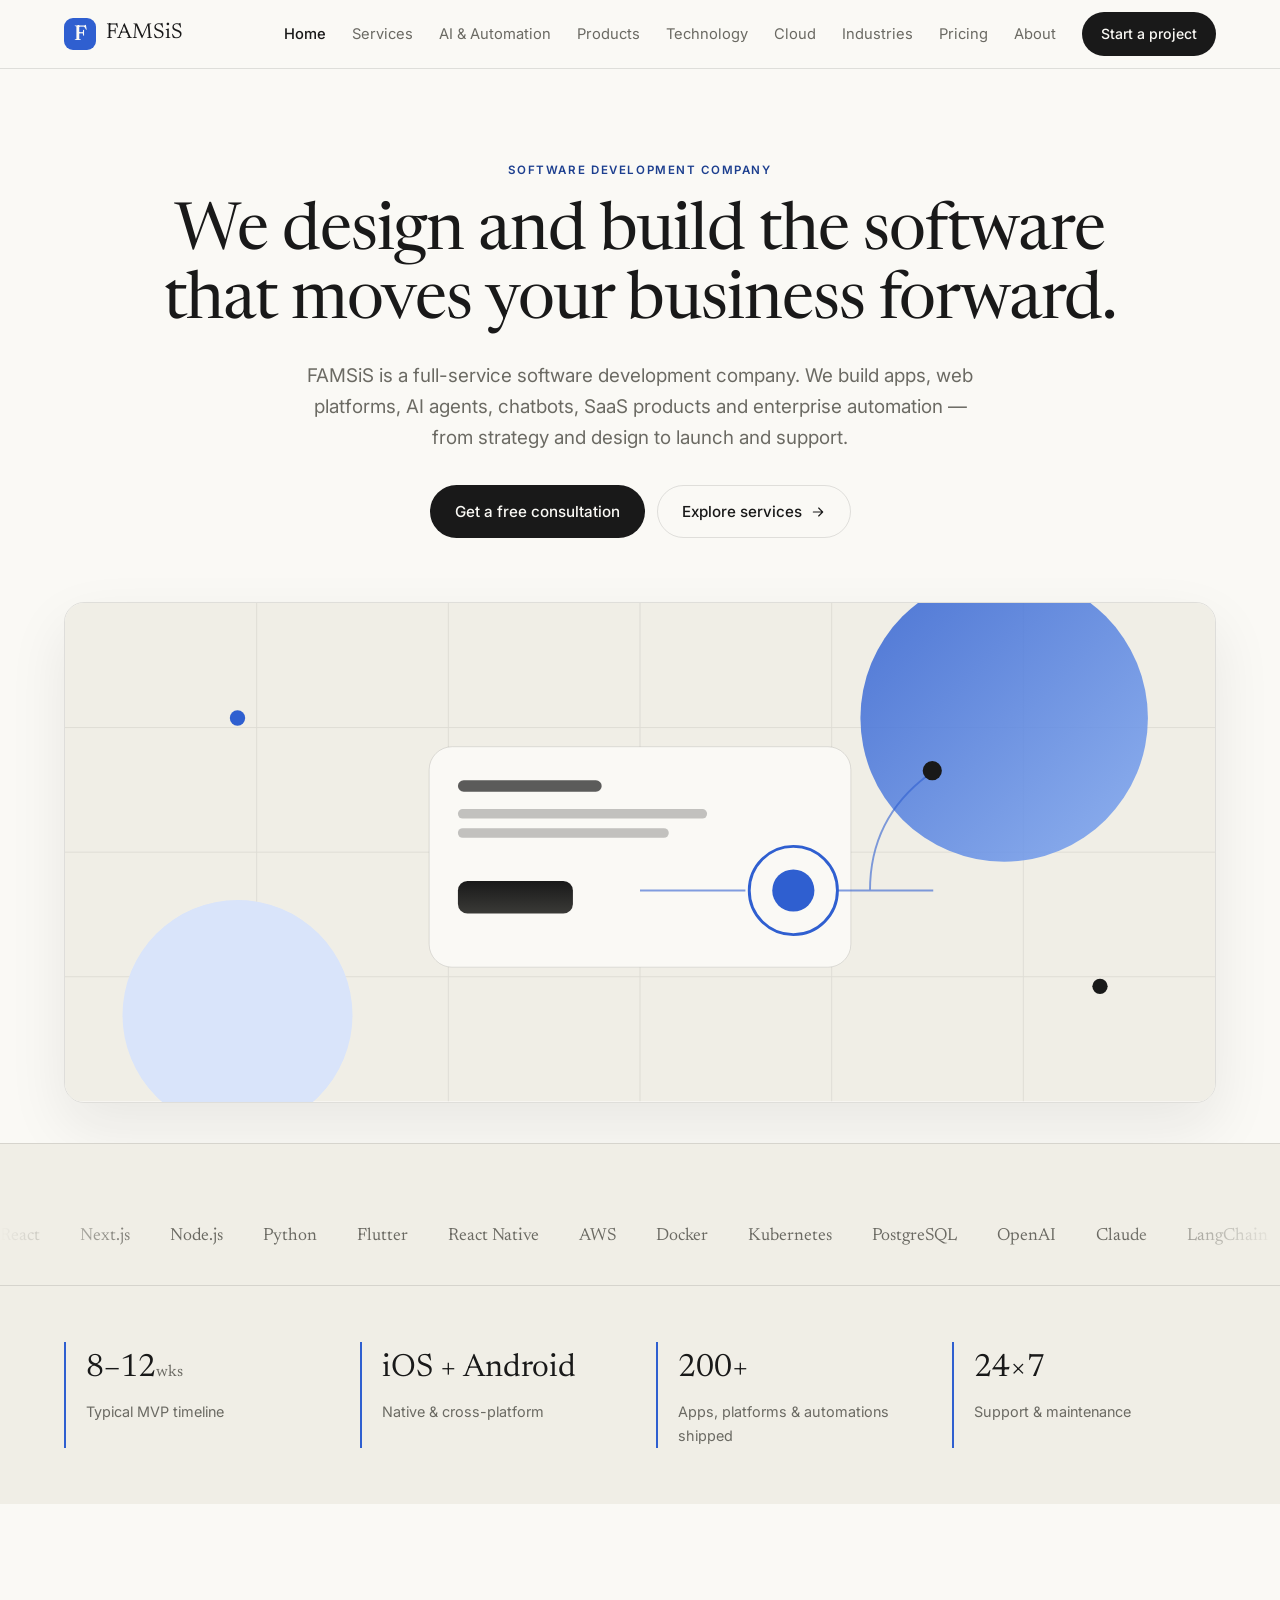
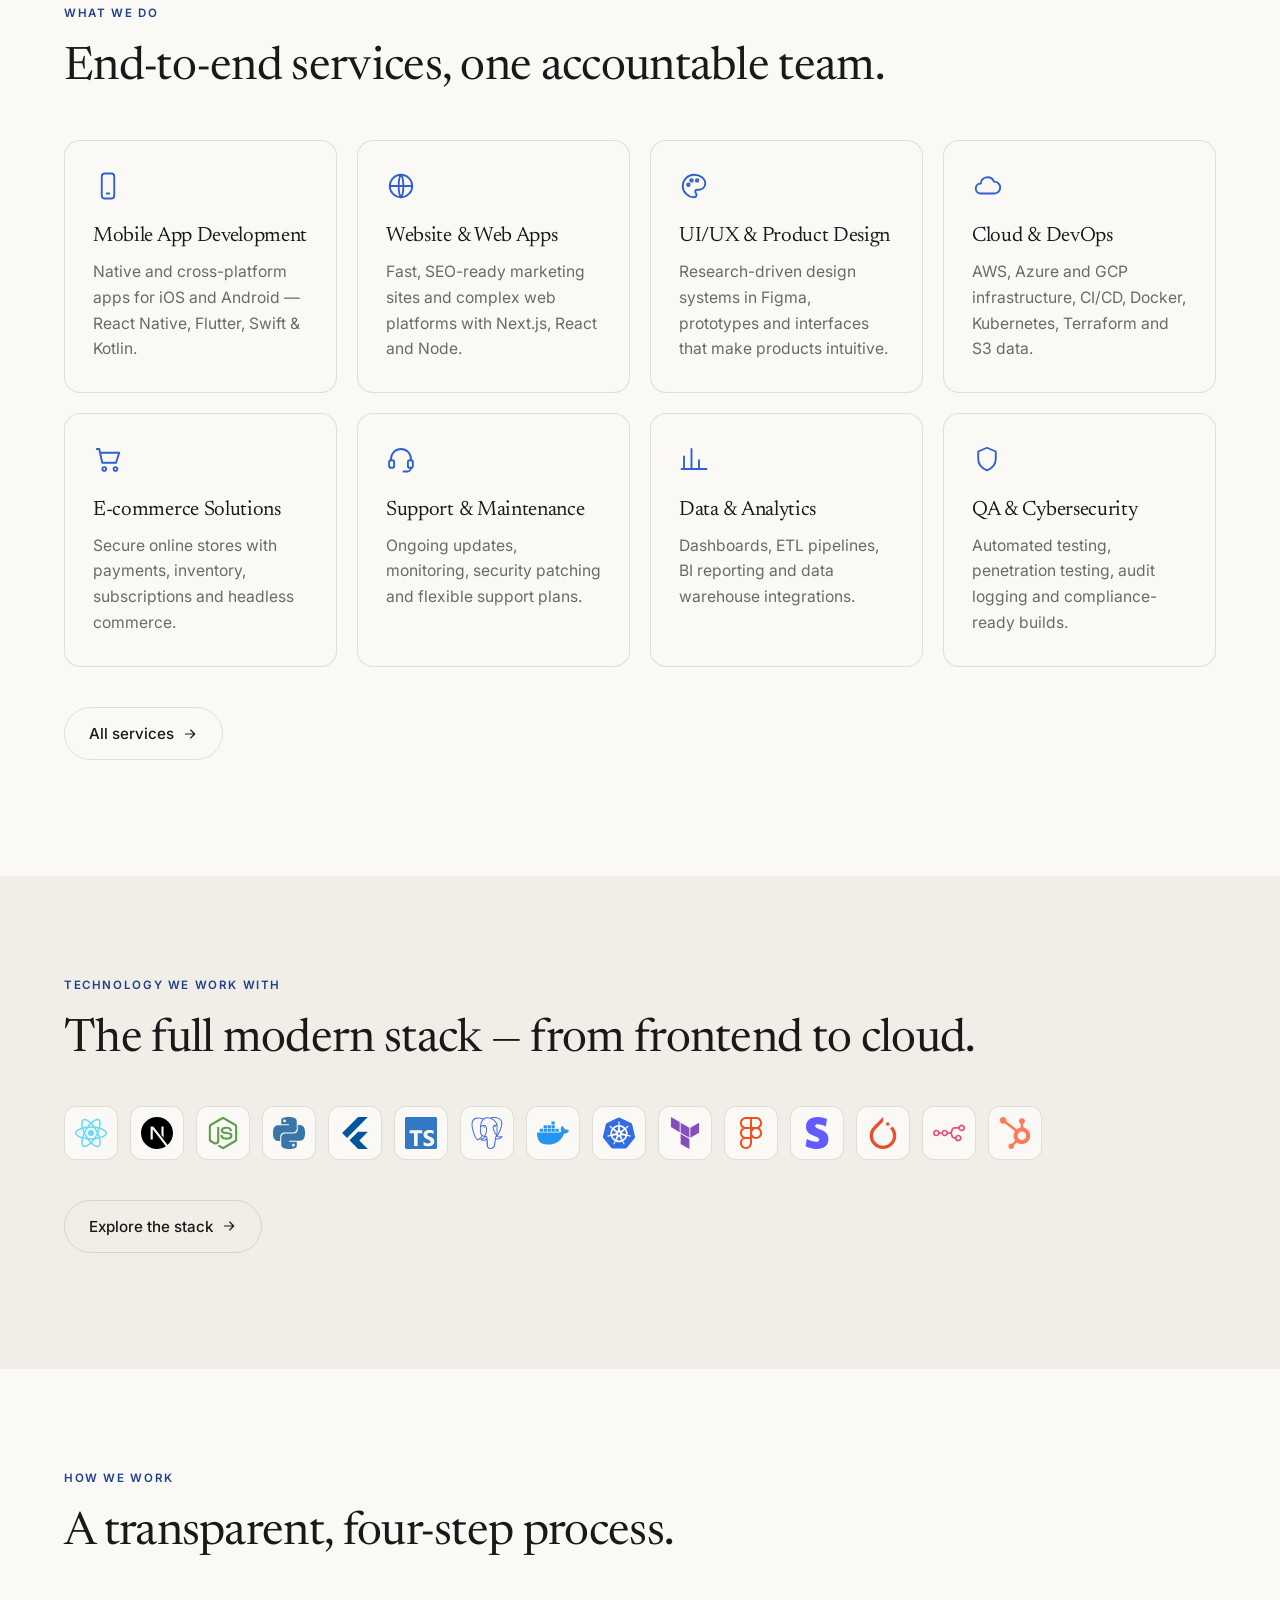
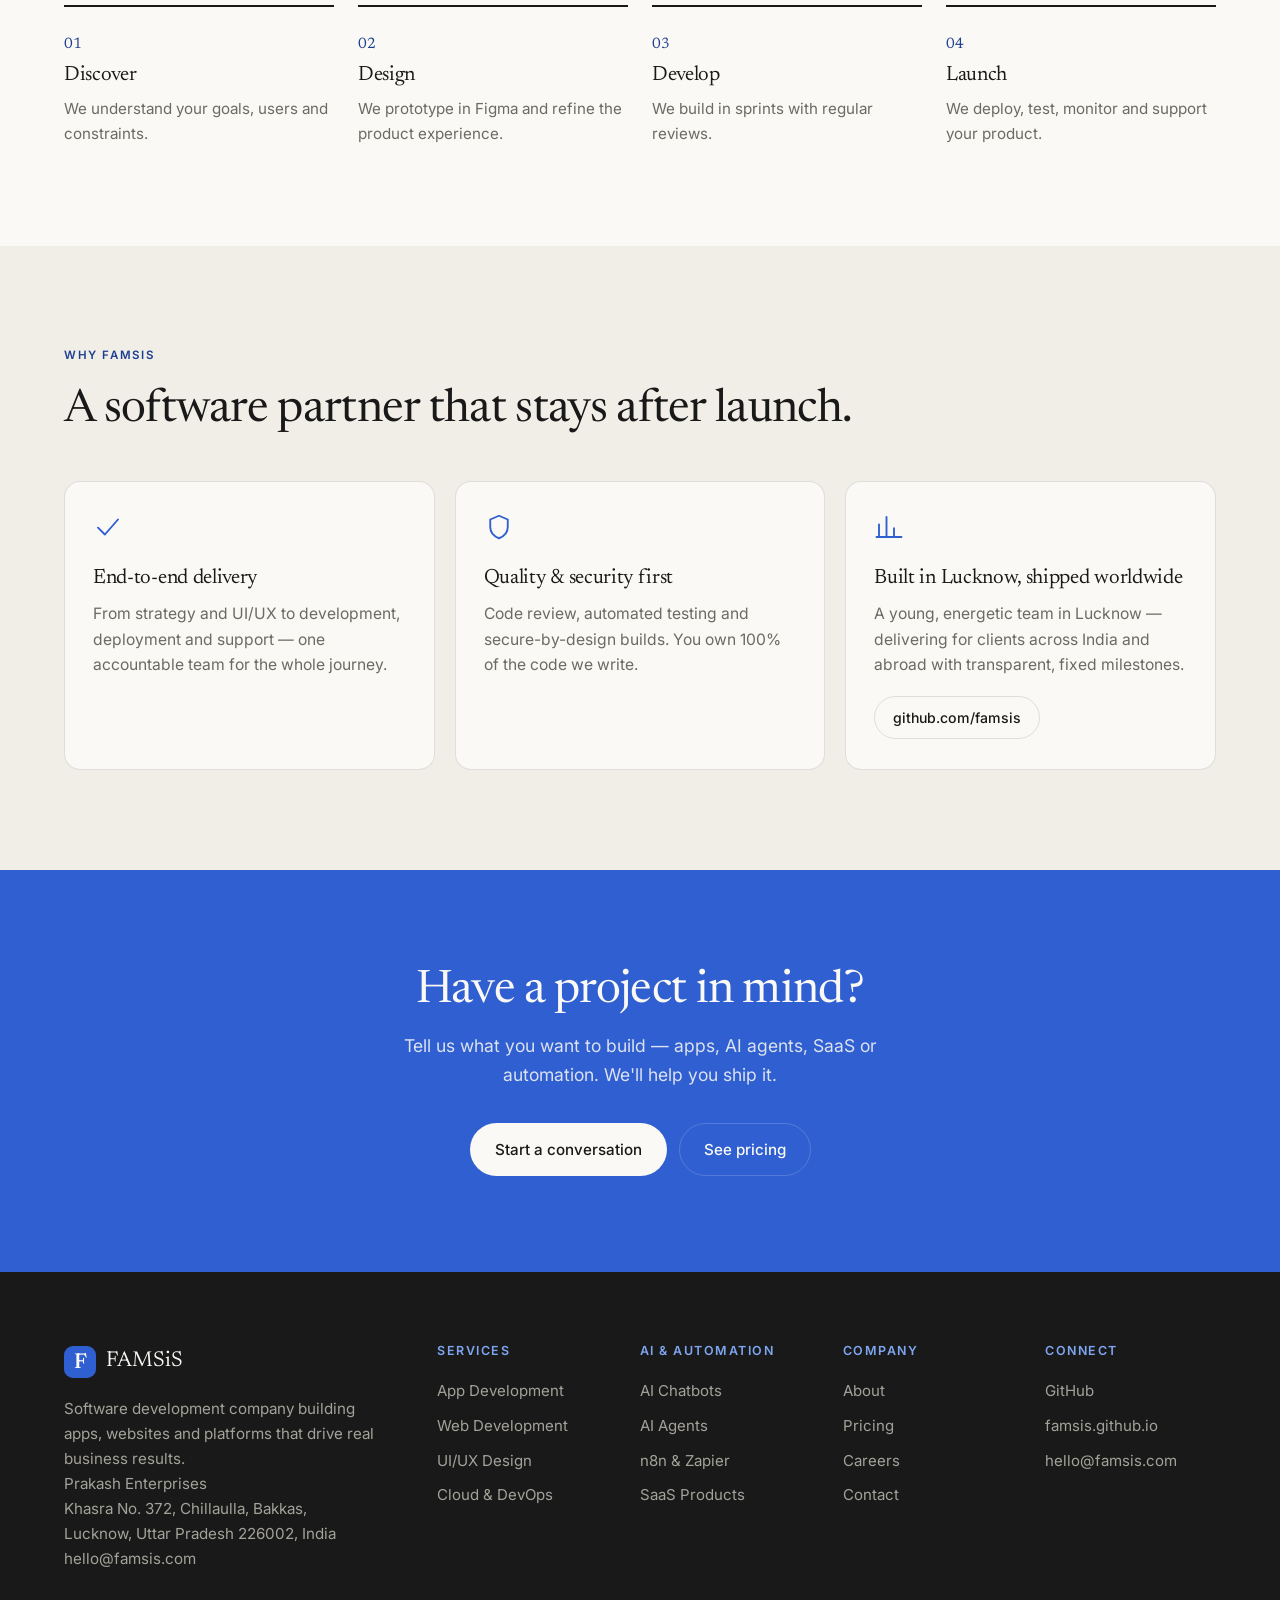
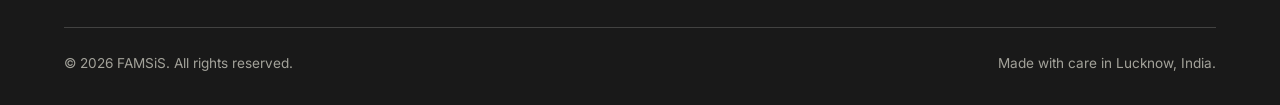
<file: index.html>
<!doctype html>
<html lang="en">
  <head>
    <meta charset="UTF-8" />
    <meta name="viewport" content="width=device-width, initial-scale=1.0" />
    <title>FAMSiS — Software Development Company</title>
    <meta name="description" content="We build apps, websites, AI agents, chatbots, SaaS and enterprise automation. Salesforce, SAP, AWS (S3, EC2, Lambda), n8n, Zapier and Figma." />
    <link rel="icon" href="data:image/svg+xml,<svg xmlns='http://www.w3.org/2000/svg' viewBox='0 0 100 100'><rect width='100' height='100' rx='22' fill='%23CC785C'/><text x='50' y='72' font-size='64' text-anchor='middle' fill='%23FAF9F5' font-family='Georgia,serif' font-weight='700'>F</text></svg>" />
    <link rel="preconnect" href="https://fonts.googleapis.com" />
    <link rel="preconnect" href="https://fonts.gstatic.com" crossorigin />
    <link href="https://fonts.googleapis.com/css2?family=Newsreader:ital,opsz,wght@0,6..72,300;0,6..72,400;0,6..72,500;1,6..72,400&family=Inter:wght@400;500;600&family=JetBrains+Mono:wght@400;500&display=swap" rel="stylesheet" />
    <link rel="stylesheet" href="styles.css" />
  </head>
  <body>
    <svg width="0" height="0" style="position: absolute" aria-hidden="true">
      <symbol id="i-mobile" viewBox="0 0 24 24"><rect x="7" y="2" width="10" height="20" rx="2.5"/><line x1="11" y1="18" x2="13" y2="18"/></symbol>
      <symbol id="i-globe" viewBox="0 0 24 24"><circle cx="12" cy="12" r="9"/><path d="M3 12h18M12 3c2.5 2.5 2.5 15 0 18M12 3c-2.5 2.5-2.5 15 0 18"/></symbol>
      <symbol id="i-palette" viewBox="0 0 24 24"><path d="M12 3a9 9 0 0 0 0 18c1.2 0 2-.8 2-2 0-.6-.2-1-.6-1.4-.3-.4-.4-.8-.4-1.1 0-.8.7-1.5 1.5-1.5H16a5 5 0 0 0 5-5c0-3.9-4-7-9-7Z"/><circle cx="7.5" cy="11" r="1"/><circle cx="10" cy="7.5" r="1"/><circle cx="14.5" cy="7.5" r="1"/></symbol>
      <symbol id="i-cloud" viewBox="0 0 24 24"><path d="M7 18a4 4 0 0 1 0-8 5.5 5.5 0 0 1 10.6-1.5A3.5 3.5 0 0 1 18 18Z"/></symbol>
      <symbol id="i-cart" viewBox="0 0 24 24"><circle cx="9" cy="20" r="1.5"/><circle cx="18" cy="20" r="1.5"/><path d="M3 4h2l2.4 11h11L21 7H6"/></symbol>
      <symbol id="i-headset" viewBox="0 0 24 24"><path d="M4 13v-1a8 8 0 0 1 16 0v1"/><rect x="2.5" y="13" width="4" height="6" rx="1.5"/><rect x="17.5" y="13" width="4" height="6" rx="1.5"/><path d="M20 19a3 3 0 0 1-3 3h-3"/></symbol>
      <symbol id="i-robot" viewBox="0 0 24 24"><rect x="4" y="7" width="16" height="12" rx="3"/><line x1="12" y1="3" x2="12" y2="7"/><circle cx="12" cy="3" r="1.3"/><circle cx="9" cy="13" r="1.3"/><circle cx="15" cy="13" r="1.3"/></symbol>
      <symbol id="i-bolt" viewBox="0 0 24 24"><path d="M13 2 4 14h6l-1 8 9-12h-6l1-8Z"/></symbol>
      <symbol id="i-cog" viewBox="0 0 24 24"><circle cx="12" cy="12" r="3"/><path d="M12 2v3M12 19v3M2 12h3M19 12h3M4.9 4.9l2.1 2.1M17 17l2.1 2.1M19.1 4.9 17 7M7 17l-2.1 2.1"/></symbol>
      <symbol id="i-chart" viewBox="0 0 24 24"><path d="M4 20V10M10 20V4M16 20v-7M22 20H2"/></symbol>
      <symbol id="i-shield" viewBox="0 0 24 24"><path d="M12 3 5 6v6c0 5 3 7.5 7 9 4-1.5 7-4 7-9V6l-7-3Z"/></symbol>
      <symbol id="i-plug" viewBox="0 0 24 24"><path d="M9 3v5M15 3v5M7 8h10v4a5 5 0 0 1-10 0V8ZM12 17v4"/></symbol>
      <symbol id="i-arrow" viewBox="0 0 24 24"><path d="M5 12h14M13 6l6 6-6 6"/></symbol>
      <symbol id="i-terminal" viewBox="0 0 24 24"><rect x="3" y="4" width="18" height="16" rx="3"/><path d="M7 9l3 3-3 3M13 15h4"/></symbol>
      <symbol id="i-check" viewBox="0 0 24 24"><path d="M4 12.5 9.5 18 20 6"/></symbol>
    </svg>
    <header class="nav">
      <div class="wrap nav-inner">
        <a class="brand" href="index.html"><span class="mark">F</span><span class="brand-name">FAMSiS</span></a>
        <nav class="nav-links">
          <a href="index.html" class="active">Home</a>
          <a href="services.html">Services</a>
          <a href="ai-automation.html">AI & Automation</a>
          <a href="products.html">Products</a>
          <a href="technology.html">Technology</a>
          <a href="cloud.html">Cloud</a>
          <a href="industries.html">Industries</a>
          <a href="pricing.html">Pricing</a>
          <a href="about.html">About</a>
          <a class="btn btn-dark btn-sm" href="contact.html">Start a project</a>
        </nav>
        <button class="nav-toggle" type="button" aria-label="Toggle menu" aria-expanded="false">
          <span></span><span></span><span></span>
        </button>
      </div>
    </header>
    <main>
      <section class="hero">
        <div class="wrap">
          <p class="kicker">Software Development Company</p>
          <h1>We design and build the software that moves your business forward.</h1>
          <p class="lede">
            FAMSiS is a full-service software development company. We build apps, web platforms, AI
            agents, chatbots, SaaS products and enterprise automation — from strategy and
            design to launch and support.
          </p>
          <div class="hero-actions">
            <a class="btn btn-dark" href="contact.html">Get a free consultation</a>
            <a class="btn btn-ghost" href="services.html">Explore services <svg class="ic"><use href="#i-arrow"/></svg></a>
          </div>
          <div class="hero-art" role="img" aria-label="Abstract illustration of connected systems and AI agents">
            <svg viewBox="0 0 1200 520" preserveAspectRatio="xMidYMid slice">
              <defs>
                <linearGradient id="g1" x1="0" y1="0" x2="1" y2="1"><stop offset="0" stop-color="#2F5FD0"/><stop offset="1" stop-color="#7EA6F0"/></linearGradient>
                <linearGradient id="g2" x1="0" y1="0" x2="0" y2="1"><stop offset="0" stop-color="#191919"/><stop offset="1" stop-color="#3a3a37"/></linearGradient>
              </defs>
              <rect width="1200" height="520" fill="#F0EEE6"/>
              <g stroke="#191919" opacity="0.08"><path d="M0 130h1200M0 260h1200M0 390h1200M200 0v520M400 0v520M600 0v520M800 0v520M1000 0v520"/></g>
              <circle cx="980" cy="120" r="150" fill="url(#g1)" opacity="0.85"/>
              <circle cx="180" cy="430" r="120" fill="#D9E4FA"/>
              <rect x="380" y="150" width="440" height="230" rx="24" fill="#FAF9F5" stroke="#191919" stroke-opacity="0.12"/>
              <rect x="410" y="185" width="150" height="12" rx="6" fill="#191919" opacity="0.7"/>
              <rect x="410" y="215" width="260" height="10" rx="5" fill="#191919" opacity="0.25"/>
              <rect x="410" y="235" width="220" height="10" rx="5" fill="#191919" opacity="0.25"/>
              <rect x="410" y="290" width="120" height="34" rx="10" fill="url(#g2)"/>
              <circle cx="760" cy="300" r="46" fill="none" stroke="#2F5FD0" stroke-width="3"/>
              <circle cx="760" cy="300" r="22" fill="#2F5FD0"/>
              <g stroke="#2F5FD0" stroke-width="2" opacity="0.6" fill="none"><path d="M600 300h110M806 300h100M900 180c-40 30-60 70-60 120"/></g>
              <circle cx="905" cy="175" r="10" fill="#191919"/>
              <circle cx="180" cy="120" r="8" fill="#2F5FD0"/>
              <circle cx="1080" cy="400" r="8" fill="#191919"/>
            </svg>
          </div>
        </div>
      </section>
      <section class="band-ivory marquee-band">
        <div class="marquee" aria-hidden="true">
          <div class="marquee-track">
<span>React</span><span>Next.js</span><span>Node.js</span><span>Python</span><span>Flutter</span><span>React Native</span><span>AWS</span><span>Docker</span><span>Kubernetes</span><span>PostgreSQL</span><span>OpenAI</span><span>Claude</span><span>LangChain</span><span>n8n</span><span>Zapier</span><span>Make</span><span>Salesforce</span><span>SAP</span><span>HubSpot</span><span>Figma</span>
            <span>React</span><span>Next.js</span><span>Node.js</span><span>Python</span><span>Flutter</span><span>React Native</span><span>AWS</span><span>Docker</span><span>Kubernetes</span><span>PostgreSQL</span><span>OpenAI</span><span>Claude</span><span>LangChain</span><span>n8n</span><span>Zapier</span><span>Make</span><span>Salesforce</span><span>SAP</span><span>HubSpot</span><span>Figma</span>
          </div>
        </div>
      </section>
      <section class="band-ivory">
        <div class="wrap stats">
          <div><strong>8–12<span>wks</span></strong><span>Typical MVP timeline</span></div>
          <div><strong>iOS + Android</strong><span>Native &amp; cross-platform</span></div>
          <div><strong>200+</strong><span>Apps, platforms &amp; automations shipped</span></div>
          <div><strong>24×7</strong><span>Support &amp; maintenance</span></div>
        </div>
      </section>

      <section class="section" id="services">
        <div class="wrap">
          <p class="kicker">What we do</p>
          <h2>End-to-end services, one accountable team.</h2>
<div class="cards">
            <article class="card"><svg class="ic-lg"><use href="#i-mobile"/></svg><h3>Mobile App Development</h3><p>Native and cross-platform apps for iOS and Android — React Native, Flutter, Swift &amp; Kotlin.</p></article>
            <article class="card"><svg class="ic-lg"><use href="#i-globe"/></svg><h3>Website &amp; Web Apps</h3><p>Fast, SEO-ready marketing sites and complex web platforms with Next.js, React and Node.</p></article>
            <article class="card"><svg class="ic-lg"><use href="#i-palette"/></svg><h3>UI/UX &amp; Product Design</h3><p>Research-driven design systems in Figma, prototypes and interfaces that make products intuitive.</p></article>
            <article class="card"><svg class="ic-lg"><use href="#i-cloud"/></svg><h3>Cloud &amp; DevOps</h3><p>AWS, Azure and GCP infrastructure, CI/CD, Docker, Kubernetes, Terraform and S3 data.</p></article>
            <article class="card"><svg class="ic-lg"><use href="#i-cart"/></svg><h3>E-commerce Solutions</h3><p>Secure online stores with payments, inventory, subscriptions and headless commerce.</p></article>
            <article class="card"><svg class="ic-lg"><use href="#i-headset"/></svg><h3>Support &amp; Maintenance</h3><p>Ongoing updates, monitoring, security patching and flexible support plans.</p></article>
            <article class="card"><svg class="ic-lg"><use href="#i-chart"/></svg><h3>Data &amp; Analytics</h3><p>Dashboards, ETL pipelines, BI reporting and data warehouse integrations.</p></article>
            <article class="card"><svg class="ic-lg"><use href="#i-shield"/></svg><h3>QA &amp; Cybersecurity</h3><p>Automated testing, penetration testing, audit logging and compliance-ready builds.</p></article>
          </div>
          <p class="more"><a class="btn btn-ghost" href="services.html">All services <svg class="ic"><use href="#i-arrow"/></svg></a></p>
        </div>
      </section>

      <section class="section band-ivory">
        <div class="wrap">
          <p class="kicker">Technology we work with</p>
          <h2>The full modern stack — from frontend to cloud.</h2>
          <div class="logos showcase">      <img loading="lazy" src="assets/logos/react.svg" alt="react" title="react" />
      <img loading="lazy" src="assets/logos/nextdotjs.svg" alt="nextdotjs" title="nextdotjs" />
      <img loading="lazy" src="assets/logos/nodedotjs.svg" alt="nodedotjs" title="nodedotjs" />
      <img loading="lazy" src="assets/logos/python.svg" alt="python" title="python" />
      <img loading="lazy" src="assets/logos/flutter.svg" alt="flutter" title="flutter" />
      <img loading="lazy" src="assets/logos/typescript.svg" alt="typescript" title="typescript" />
      <img loading="lazy" src="assets/logos/postgresql.svg" alt="postgresql" title="postgresql" />
      <img loading="lazy" src="assets/logos/docker.svg" alt="docker" title="docker" />
      <img loading="lazy" src="assets/logos/kubernetes.svg" alt="kubernetes" title="kubernetes" />
      <img loading="lazy" src="assets/logos/terraform.svg" alt="terraform" title="terraform" />
      <img loading="lazy" src="assets/logos/figma.svg" alt="figma" title="figma" />
      <img loading="lazy" src="assets/logos/stripe.svg" alt="stripe" title="stripe" />
      <img loading="lazy" src="assets/logos/pytorch.svg" alt="pytorch" title="pytorch" />
      <img loading="lazy" src="assets/logos/n8n.svg" alt="n8n" title="n8n" />
      <img loading="lazy" src="assets/logos/hubspot.svg" alt="hubspot" title="hubspot" /></div>
          <p class="more"><a class="btn btn-ghost" href="technology.html">Explore the stack <svg class="ic"><use href="#i-arrow"/></svg></a></p>
        </div>
      </section>

      <section class="section" id="process">
        <div class="wrap">
          <p class="kicker">How we work</p>
          <h2>A transparent, four-step process.</h2>
          <ol class="steps">
            <li><span class="step-no">01</span><h3>Discover</h3><p>We understand your goals, users and constraints.</p></li>
            <li><span class="step-no">02</span><h3>Design</h3><p>We prototype in Figma and refine the product experience.</p></li>
            <li><span class="step-no">03</span><h3>Develop</h3><p>We build in sprints with regular reviews.</p></li>
            <li><span class="step-no">04</span><h3>Launch</h3><p>We deploy, test, monitor and support your product.</p></li>
          </ol>
        </div>
      </section>
      <section class="section band-ivory" id="why">
        <div class="wrap">
          <p class="kicker">Why FAMSiS</p>
          <h2>A software partner that stays after launch.</h2>
          <div class="cards cards-3">
            <article class="card">
              <svg class="ic-lg"><use href="#i-check"/></svg>
              <h3>End-to-end delivery</h3>
              <p>From strategy and UI/UX to development, deployment and support — one accountable team for the whole journey.</p>
            </article>
            <article class="card">
              <svg class="ic-lg"><use href="#i-shield"/></svg>
              <h3>Quality &amp; security first</h3>
              <p>Code review, automated testing and secure-by-design builds. You own 100% of the code we write.</p>
            </article>
            <article class="card">
              <svg class="ic-lg"><use href="#i-chart"/></svg>
              <h3>Built in Lucknow, shipped worldwide</h3>
              <p>A young, energetic team in Lucknow — delivering for clients across India and abroad with transparent, fixed milestones.</p>
              <div class="card-actions">
                <a class="btn btn-ghost btn-sm" href="https://github.com/famsis">github.com/famsis</a>
              </div>
            </article>
          </div>
        </div>
      </section>

      <section class="cta-band">
        <div class="wrap">
          <h2>Have a project in mind?</h2>
          <p>Tell us what you want to build — apps, AI agents, SaaS or automation. We'll help you ship it.</p>
          <div class="hero-actions center">
            <a class="btn btn-light" href="contact.html">Start a conversation</a>
            <a class="btn btn-outline-light" href="pricing.html">See pricing</a>
          </div>
        </div>
      </section>
    </main>
    <footer class="footer">
      <div class="wrap footer-grid">
        <div class="footer-brand">
          <a class="brand" href="index.html"><span class="mark">F</span><span class="brand-name">FAMSiS</span></a>
          <p>Software development company building apps, websites and platforms that drive real business results.</p>
          <p>Prakash Enterprises<br />Khasra No. 372, Chillaulla, Bakkas,<br />Lucknow, Uttar Pradesh 226002, India<br /><a href="mailto:hello@famsis.com">hello@famsis.com</a></p>
        </div>
        <div><h5>Services</h5><ul><li><a href="services.html">App Development</a></li><li><a href="services.html">Web Development</a></li><li><a href="services.html">UI/UX Design</a></li><li><a href="cloud.html">Cloud &amp; DevOps</a></li></ul></div>
        <div><h5>AI &amp; Automation</h5><ul><li><a href="ai-automation.html">AI Chatbots</a></li><li><a href="ai-automation.html">AI Agents</a></li><li><a href="ai-automation.html">n8n &amp; Zapier</a></li><li><a href="products.html">SaaS Products</a></li></ul></div>
        <div><h5>Company</h5><ul><li><a href="about.html">About</a></li><li><a href="pricing.html">Pricing</a></li><li><a href="https://famsis.github.io/about.html">Careers</a></li><li><a href="contact.html">Contact</a></li></ul></div>
        <div><h5>Connect</h5><ul><li><a href="https://github.com/famsis">GitHub</a></li><li><a href="https://famsis.github.io">famsis.github.io</a></li><li><a href="mailto:hello@famsis.com">hello@famsis.com</a></li></ul></div>
      </div>
      <div class="wrap copyright">
        <span>© <span id="year"></span> FAMSiS. All rights reserved.</span>
        <span>Made with care in Lucknow, India.</span>
      </div>
    </footer>
    <script>document.getElementById("year").textContent = new Date().getFullYear();</script>
    <script src="assets/site.js"></script>
  </body>
</html>
</file>
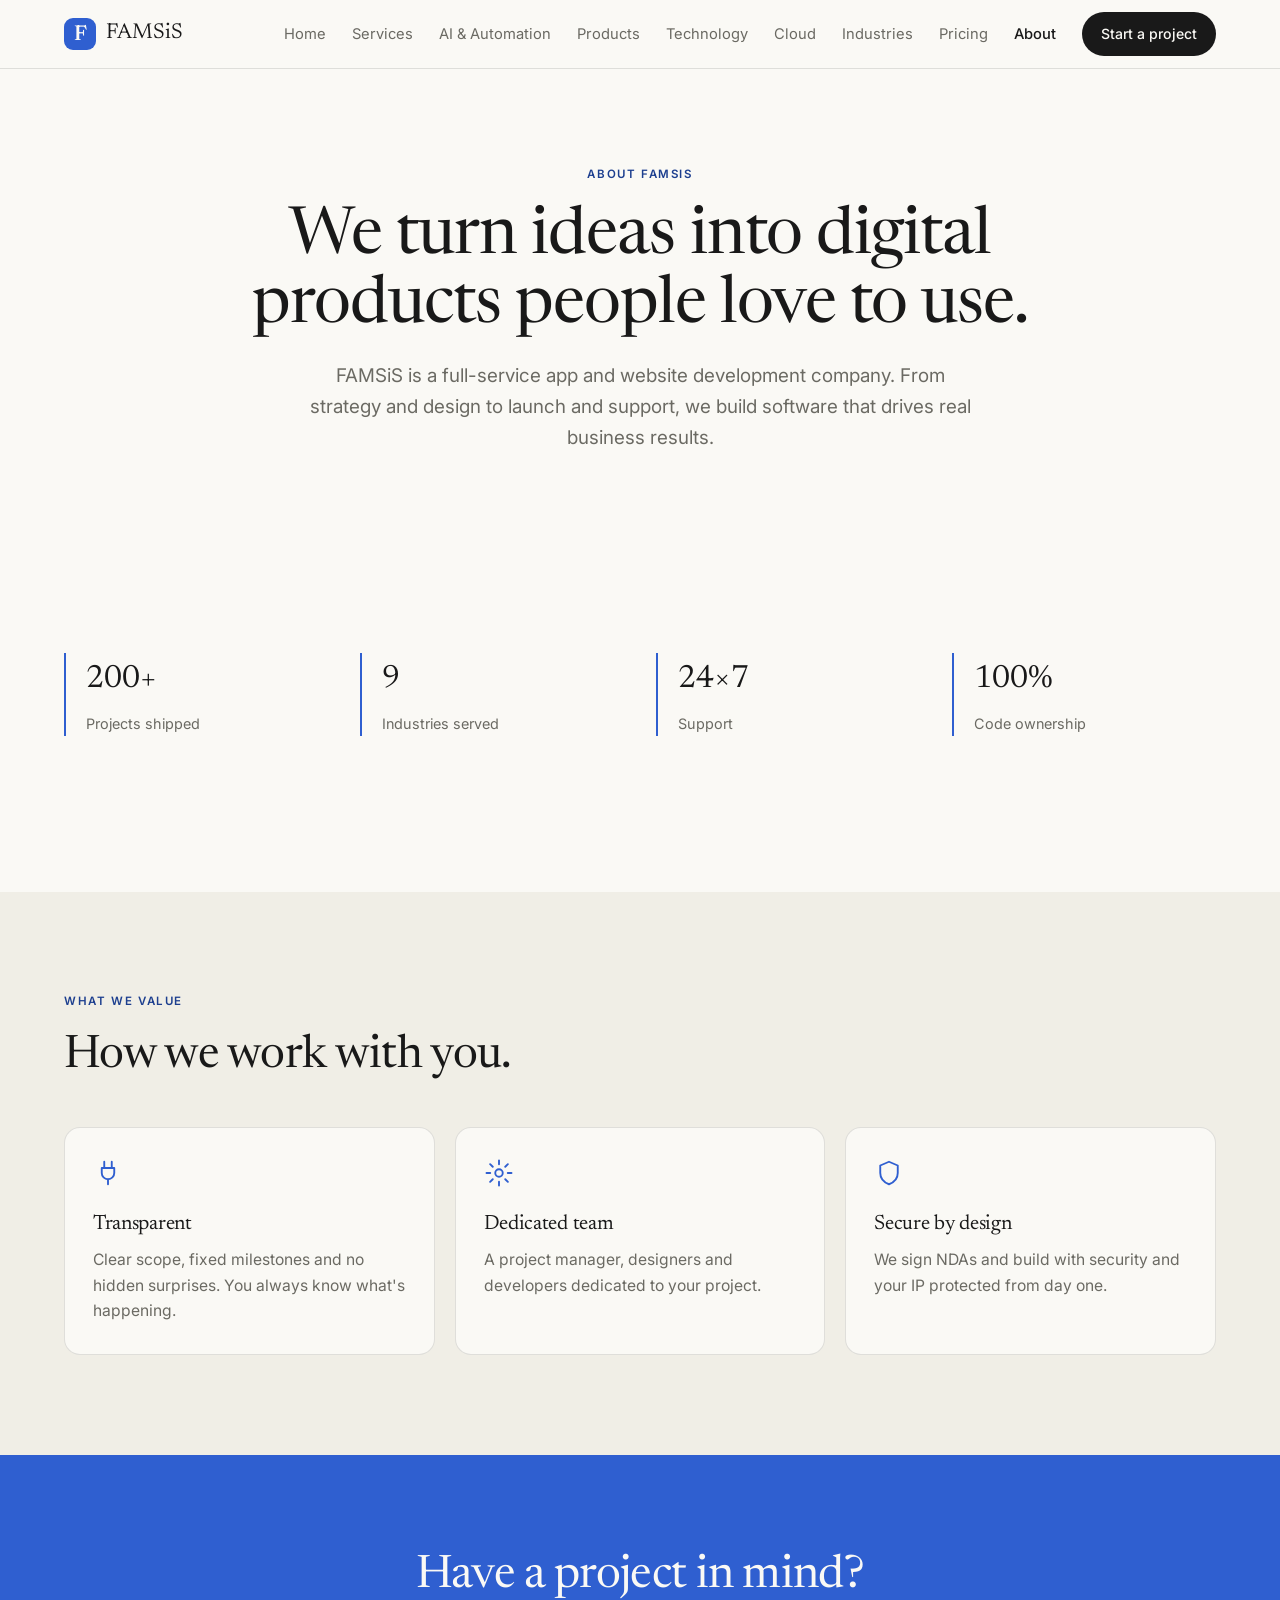
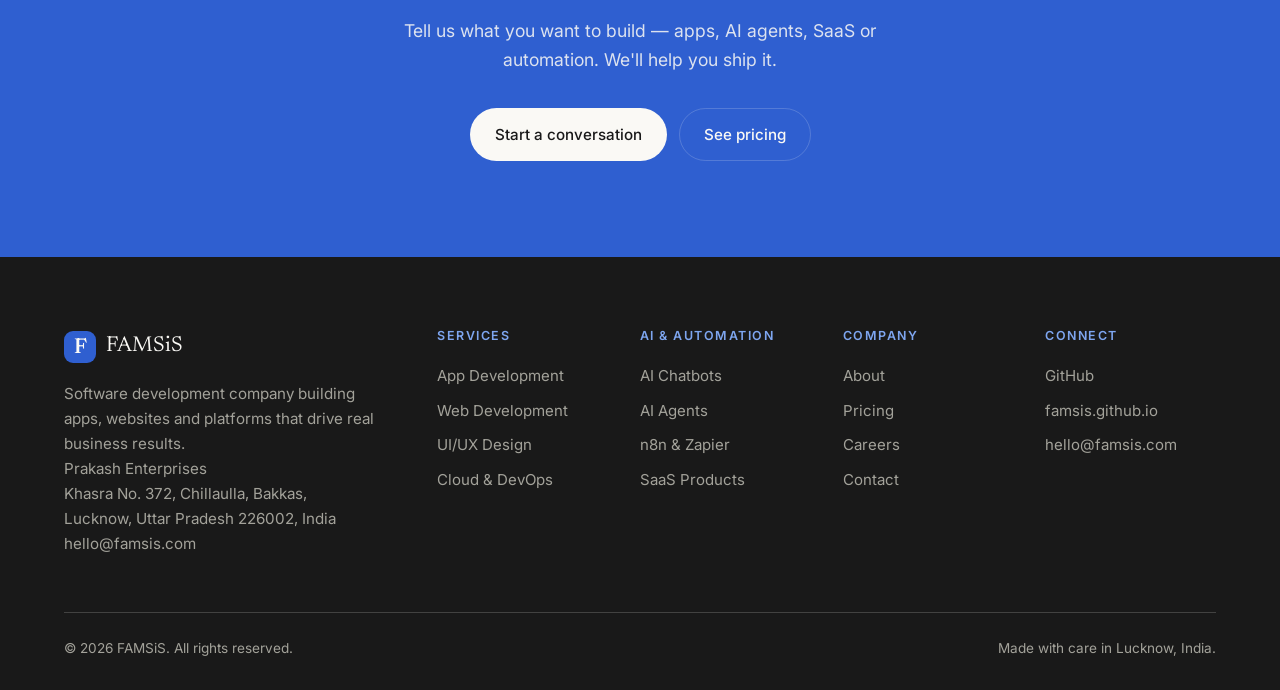
<file: about.html>
<!doctype html>
<html lang="en">
  <head>
    <meta charset="UTF-8" />
    <meta name="viewport" content="width=device-width, initial-scale=1.0" />
    <title>About — FAMSiS</title>
    <meta name="description" content="FAMSiS is a full-service app and website development company building software that drives real results." />
    <link rel="icon" href="data:image/svg+xml,<svg xmlns='http://www.w3.org/2000/svg' viewBox='0 0 100 100'><rect width='100' height='100' rx='22' fill='%23CC785C'/><text x='50' y='72' font-size='64' text-anchor='middle' fill='%23FAF9F5' font-family='Georgia,serif' font-weight='700'>F</text></svg>" />
    <link rel="preconnect" href="https://fonts.googleapis.com" />
    <link rel="preconnect" href="https://fonts.gstatic.com" crossorigin />
    <link href="https://fonts.googleapis.com/css2?family=Newsreader:ital,opsz,wght@0,6..72,300;0,6..72,400;0,6..72,500;1,6..72,400&family=Inter:wght@400;500;600&family=JetBrains+Mono:wght@400;500&display=swap" rel="stylesheet" />
    <link rel="stylesheet" href="styles.css" />
  </head>
  <body>
    <svg width="0" height="0" style="position: absolute" aria-hidden="true">
      <symbol id="i-mobile" viewBox="0 0 24 24"><rect x="7" y="2" width="10" height="20" rx="2.5"/><line x1="11" y1="18" x2="13" y2="18"/></symbol>
      <symbol id="i-globe" viewBox="0 0 24 24"><circle cx="12" cy="12" r="9"/><path d="M3 12h18M12 3c2.5 2.5 2.5 15 0 18M12 3c-2.5 2.5-2.5 15 0 18"/></symbol>
      <symbol id="i-palette" viewBox="0 0 24 24"><path d="M12 3a9 9 0 0 0 0 18c1.2 0 2-.8 2-2 0-.6-.2-1-.6-1.4-.3-.4-.4-.8-.4-1.1 0-.8.7-1.5 1.5-1.5H16a5 5 0 0 0 5-5c0-3.9-4-7-9-7Z"/><circle cx="7.5" cy="11" r="1"/><circle cx="10" cy="7.5" r="1"/><circle cx="14.5" cy="7.5" r="1"/></symbol>
      <symbol id="i-cloud" viewBox="0 0 24 24"><path d="M7 18a4 4 0 0 1 0-8 5.5 5.5 0 0 1 10.6-1.5A3.5 3.5 0 0 1 18 18Z"/></symbol>
      <symbol id="i-cart" viewBox="0 0 24 24"><circle cx="9" cy="20" r="1.5"/><circle cx="18" cy="20" r="1.5"/><path d="M3 4h2l2.4 11h11L21 7H6"/></symbol>
      <symbol id="i-headset" viewBox="0 0 24 24"><path d="M4 13v-1a8 8 0 0 1 16 0v1"/><rect x="2.5" y="13" width="4" height="6" rx="1.5"/><rect x="17.5" y="13" width="4" height="6" rx="1.5"/><path d="M20 19a3 3 0 0 1-3 3h-3"/></symbol>
      <symbol id="i-robot" viewBox="0 0 24 24"><rect x="4" y="7" width="16" height="12" rx="3"/><line x1="12" y1="3" x2="12" y2="7"/><circle cx="12" cy="3" r="1.3"/><circle cx="9" cy="13" r="1.3"/><circle cx="15" cy="13" r="1.3"/></symbol>
      <symbol id="i-bolt" viewBox="0 0 24 24"><path d="M13 2 4 14h6l-1 8 9-12h-6l1-8Z"/></symbol>
      <symbol id="i-cog" viewBox="0 0 24 24"><circle cx="12" cy="12" r="3"/><path d="M12 2v3M12 19v3M2 12h3M19 12h3M4.9 4.9l2.1 2.1M17 17l2.1 2.1M19.1 4.9 17 7M7 17l-2.1 2.1"/></symbol>
      <symbol id="i-chart" viewBox="0 0 24 24"><path d="M4 20V10M10 20V4M16 20v-7M22 20H2"/></symbol>
      <symbol id="i-shield" viewBox="0 0 24 24"><path d="M12 3 5 6v6c0 5 3 7.5 7 9 4-1.5 7-4 7-9V6l-7-3Z"/></symbol>
      <symbol id="i-plug" viewBox="0 0 24 24"><path d="M9 3v5M15 3v5M7 8h10v4a5 5 0 0 1-10 0V8ZM12 17v4"/></symbol>
      <symbol id="i-arrow" viewBox="0 0 24 24"><path d="M5 12h14M13 6l6 6-6 6"/></symbol>
      <symbol id="i-terminal" viewBox="0 0 24 24"><rect x="3" y="4" width="18" height="16" rx="3"/><path d="M7 9l3 3-3 3M13 15h4"/></symbol>
      <symbol id="i-check" viewBox="0 0 24 24"><path d="M4 12.5 9.5 18 20 6"/></symbol>
    </svg>
    <header class="nav">
      <div class="wrap nav-inner">
        <a class="brand" href="index.html"><span class="mark">F</span><span class="brand-name">FAMSiS</span></a>
        <nav class="nav-links">
          <a href="index.html">Home</a>
          <a href="services.html">Services</a>
          <a href="ai-automation.html">AI & Automation</a>
          <a href="products.html">Products</a>
          <a href="technology.html">Technology</a>
          <a href="cloud.html">Cloud</a>
          <a href="industries.html">Industries</a>
          <a href="pricing.html">Pricing</a>
          <a href="about.html" class="active">About</a>
          <a class="btn btn-dark btn-sm" href="contact.html">Start a project</a>
        </nav>
        <button class="nav-toggle" type="button" aria-label="Toggle menu" aria-expanded="false">
          <span></span><span></span><span></span>
        </button>
      </div>
    </header>
    <main>
      <section class="page-hero">
        <div class="wrap">
          <p class="kicker">About FAMSiS</p>
          <h1>We turn ideas into digital products people love to use.</h1>
          <p class="lede center">FAMSiS is a full-service app and website development company. From strategy and design to launch and support, we build software that drives real business results.</p>
        </div>
      </section>

      <section class="section">
        <div class="wrap">
          <div class="stats">
            <div><strong>200+</strong><span>Projects shipped</span></div>
            <div><strong>9</strong><span>Industries served</span></div>
            <div><strong>24×7</strong><span>Support</span></div>
            <div><strong>100%</strong><span>Code ownership</span></div>
          </div>
        </div>
      </section>

      <section class="section band-ivory">
        <div class="wrap">
          <p class="kicker">What we value</p>
          <h2>How we work with you.</h2>
          <div class="cards">
            <article class="card"><svg class="ic-lg"><use href="#i-plug"/></svg><h3>Transparent</h3><p>Clear scope, fixed milestones and no hidden surprises. You always know what's happening.</p></article>
            <article class="card"><svg class="ic-lg"><use href="#i-cog"/></svg><h3>Dedicated team</h3><p>A project manager, designers and developers dedicated to your project.</p></article>
            <article class="card"><svg class="ic-lg"><use href="#i-shield"/></svg><h3>Secure by design</h3><p>We sign NDAs and build with security and your IP protected from day one.</p></article>
          </div>
        </div>
      </section>
      <section class="cta-band">
        <div class="wrap">
          <h2>Have a project in mind?</h2>
          <p>Tell us what you want to build — apps, AI agents, SaaS or automation. We'll help you ship it.</p>
          <div class="hero-actions center">
            <a class="btn btn-light" href="contact.html">Start a conversation</a>
            <a class="btn btn-outline-light" href="pricing.html">See pricing</a>
          </div>
        </div>
      </section>
    </main>
    <footer class="footer">
      <div class="wrap footer-grid">
        <div class="footer-brand">
          <a class="brand" href="index.html"><span class="mark">F</span><span class="brand-name">FAMSiS</span></a>
          <p>Software development company building apps, websites and platforms that drive real business results.</p>
          <p>Prakash Enterprises<br />Khasra No. 372, Chillaulla, Bakkas,<br />Lucknow, Uttar Pradesh 226002, India<br /><a href="mailto:hello@famsis.com">hello@famsis.com</a></p>
        </div>
        <div><h5>Services</h5><ul><li><a href="services.html">App Development</a></li><li><a href="services.html">Web Development</a></li><li><a href="services.html">UI/UX Design</a></li><li><a href="cloud.html">Cloud &amp; DevOps</a></li></ul></div>
        <div><h5>AI &amp; Automation</h5><ul><li><a href="ai-automation.html">AI Chatbots</a></li><li><a href="ai-automation.html">AI Agents</a></li><li><a href="ai-automation.html">n8n &amp; Zapier</a></li><li><a href="products.html">SaaS Products</a></li></ul></div>
        <div><h5>Company</h5><ul><li><a href="about.html">About</a></li><li><a href="pricing.html">Pricing</a></li><li><a href="https://famsis.github.io/about.html">Careers</a></li><li><a href="contact.html">Contact</a></li></ul></div>
        <div><h5>Connect</h5><ul><li><a href="https://github.com/famsis">GitHub</a></li><li><a href="https://famsis.github.io">famsis.github.io</a></li><li><a href="mailto:hello@famsis.com">hello@famsis.com</a></li></ul></div>
      </div>
      <div class="wrap copyright">
        <span>© <span id="year"></span> FAMSiS. All rights reserved.</span>
        <span>Made with care in Lucknow, India.</span>
      </div>
    </footer>
    <script>document.getElementById("year").textContent = new Date().getFullYear();</script>
    <script src="assets/site.js"></script>
  </body>
</html>
</file>
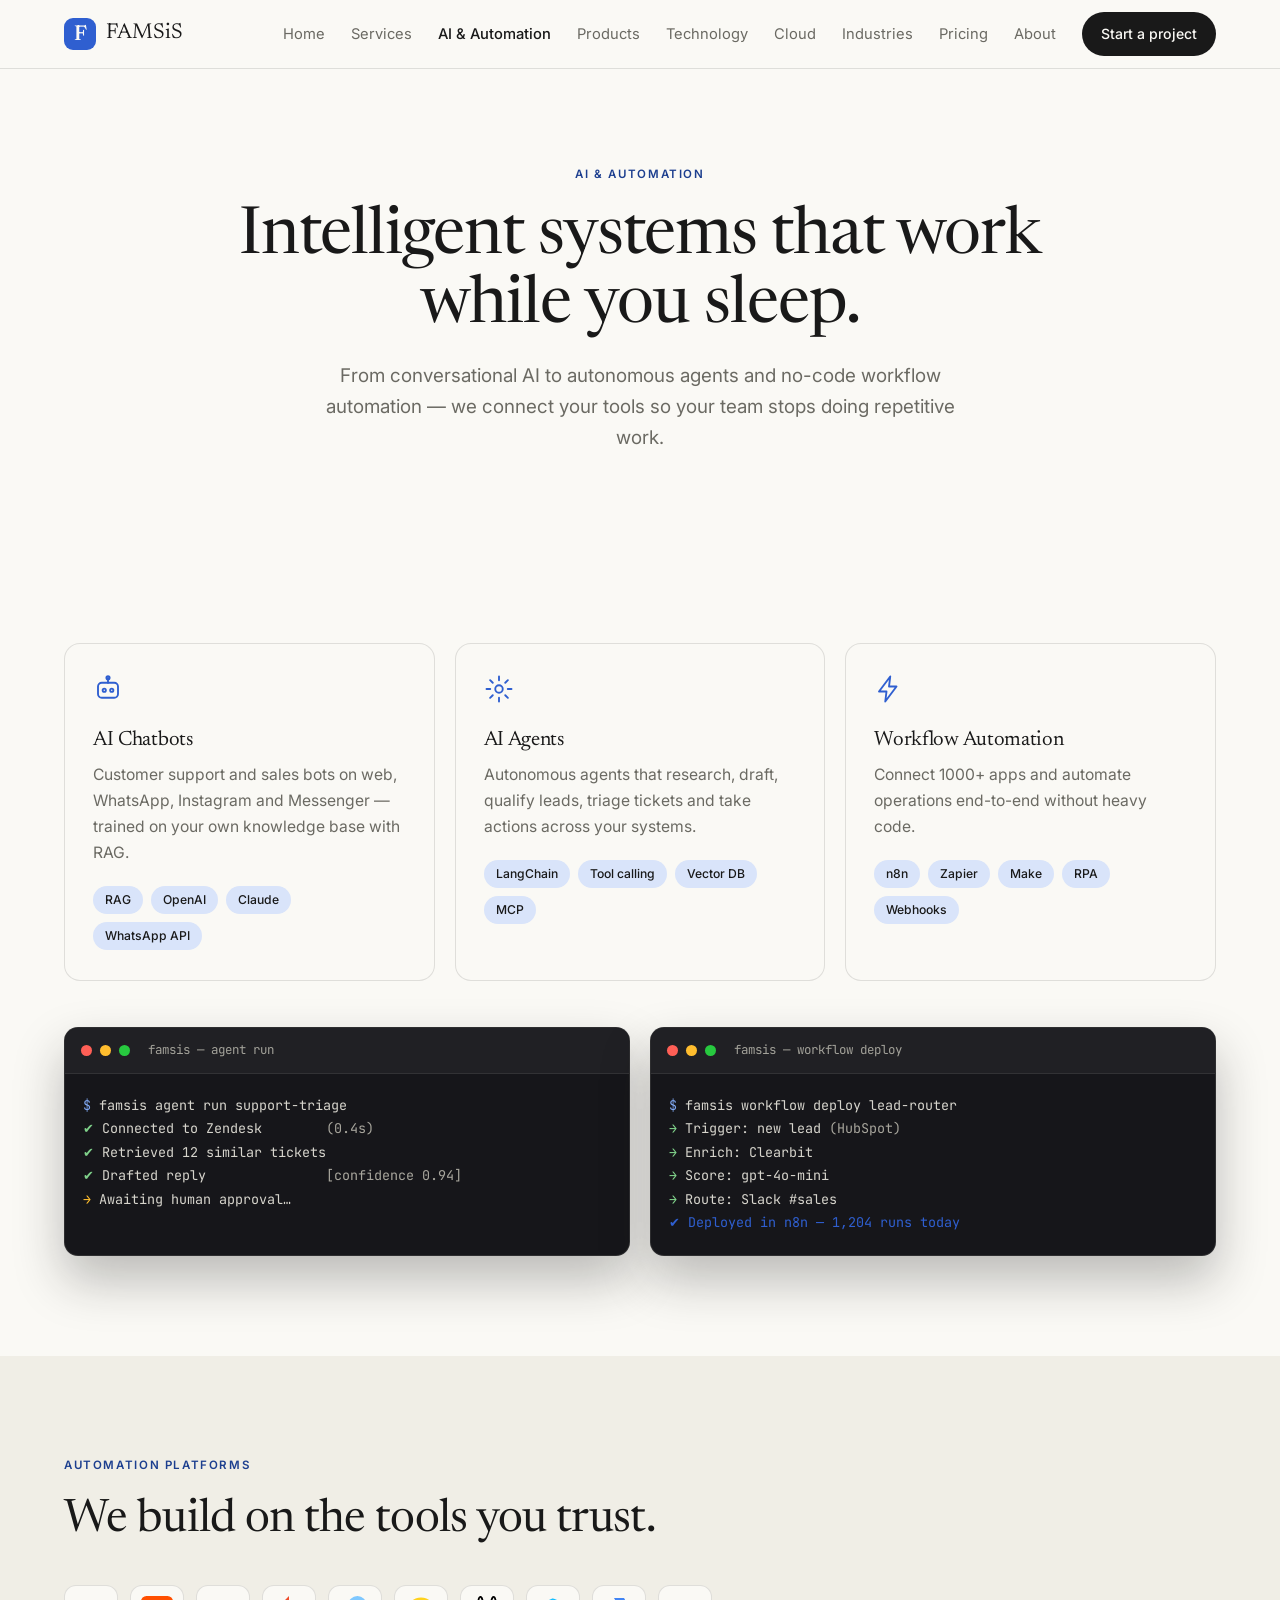
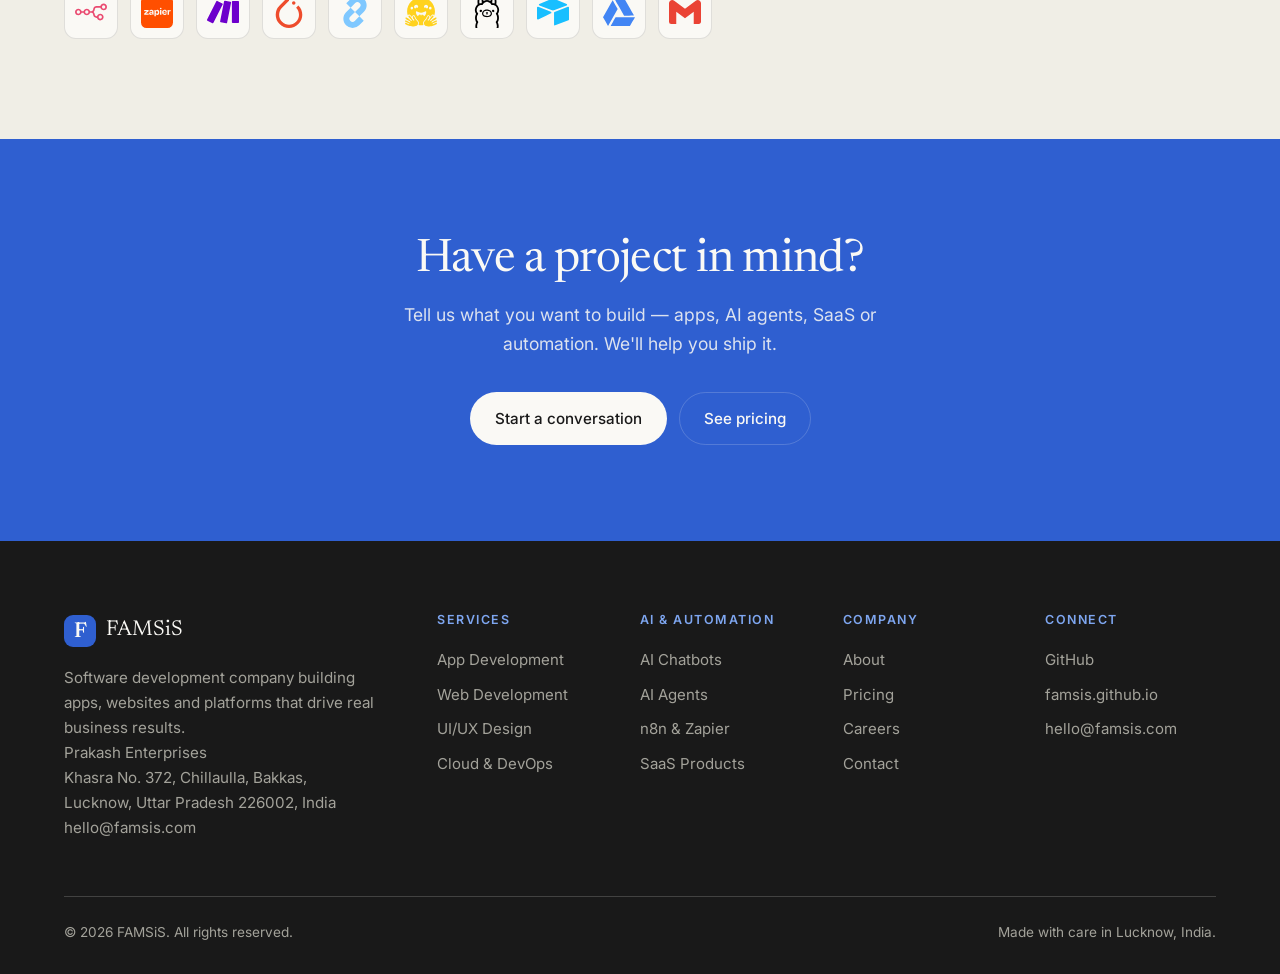
<file: ai-automation.html>
<!doctype html>
<html lang="en">
  <head>
    <meta charset="UTF-8" />
    <meta name="viewport" content="width=device-width, initial-scale=1.0" />
    <title>AI & Automation — FAMSiS</title>
    <meta name="description" content="AI chatbots, autonomous AI agents and workflow automation with n8n, Zapier and Make." />
    <link rel="icon" href="data:image/svg+xml,<svg xmlns='http://www.w3.org/2000/svg' viewBox='0 0 100 100'><rect width='100' height='100' rx='22' fill='%23CC785C'/><text x='50' y='72' font-size='64' text-anchor='middle' fill='%23FAF9F5' font-family='Georgia,serif' font-weight='700'>F</text></svg>" />
    <link rel="preconnect" href="https://fonts.googleapis.com" />
    <link rel="preconnect" href="https://fonts.gstatic.com" crossorigin />
    <link href="https://fonts.googleapis.com/css2?family=Newsreader:ital,opsz,wght@0,6..72,300;0,6..72,400;0,6..72,500;1,6..72,400&family=Inter:wght@400;500;600&family=JetBrains+Mono:wght@400;500&display=swap" rel="stylesheet" />
    <link rel="stylesheet" href="styles.css" />
  </head>
  <body>
    <svg width="0" height="0" style="position: absolute" aria-hidden="true">
      <symbol id="i-mobile" viewBox="0 0 24 24"><rect x="7" y="2" width="10" height="20" rx="2.5"/><line x1="11" y1="18" x2="13" y2="18"/></symbol>
      <symbol id="i-globe" viewBox="0 0 24 24"><circle cx="12" cy="12" r="9"/><path d="M3 12h18M12 3c2.5 2.5 2.5 15 0 18M12 3c-2.5 2.5-2.5 15 0 18"/></symbol>
      <symbol id="i-palette" viewBox="0 0 24 24"><path d="M12 3a9 9 0 0 0 0 18c1.2 0 2-.8 2-2 0-.6-.2-1-.6-1.4-.3-.4-.4-.8-.4-1.1 0-.8.7-1.5 1.5-1.5H16a5 5 0 0 0 5-5c0-3.9-4-7-9-7Z"/><circle cx="7.5" cy="11" r="1"/><circle cx="10" cy="7.5" r="1"/><circle cx="14.5" cy="7.5" r="1"/></symbol>
      <symbol id="i-cloud" viewBox="0 0 24 24"><path d="M7 18a4 4 0 0 1 0-8 5.5 5.5 0 0 1 10.6-1.5A3.5 3.5 0 0 1 18 18Z"/></symbol>
      <symbol id="i-cart" viewBox="0 0 24 24"><circle cx="9" cy="20" r="1.5"/><circle cx="18" cy="20" r="1.5"/><path d="M3 4h2l2.4 11h11L21 7H6"/></symbol>
      <symbol id="i-headset" viewBox="0 0 24 24"><path d="M4 13v-1a8 8 0 0 1 16 0v1"/><rect x="2.5" y="13" width="4" height="6" rx="1.5"/><rect x="17.5" y="13" width="4" height="6" rx="1.5"/><path d="M20 19a3 3 0 0 1-3 3h-3"/></symbol>
      <symbol id="i-robot" viewBox="0 0 24 24"><rect x="4" y="7" width="16" height="12" rx="3"/><line x1="12" y1="3" x2="12" y2="7"/><circle cx="12" cy="3" r="1.3"/><circle cx="9" cy="13" r="1.3"/><circle cx="15" cy="13" r="1.3"/></symbol>
      <symbol id="i-bolt" viewBox="0 0 24 24"><path d="M13 2 4 14h6l-1 8 9-12h-6l1-8Z"/></symbol>
      <symbol id="i-cog" viewBox="0 0 24 24"><circle cx="12" cy="12" r="3"/><path d="M12 2v3M12 19v3M2 12h3M19 12h3M4.9 4.9l2.1 2.1M17 17l2.1 2.1M19.1 4.9 17 7M7 17l-2.1 2.1"/></symbol>
      <symbol id="i-chart" viewBox="0 0 24 24"><path d="M4 20V10M10 20V4M16 20v-7M22 20H2"/></symbol>
      <symbol id="i-shield" viewBox="0 0 24 24"><path d="M12 3 5 6v6c0 5 3 7.5 7 9 4-1.5 7-4 7-9V6l-7-3Z"/></symbol>
      <symbol id="i-plug" viewBox="0 0 24 24"><path d="M9 3v5M15 3v5M7 8h10v4a5 5 0 0 1-10 0V8ZM12 17v4"/></symbol>
      <symbol id="i-arrow" viewBox="0 0 24 24"><path d="M5 12h14M13 6l6 6-6 6"/></symbol>
      <symbol id="i-terminal" viewBox="0 0 24 24"><rect x="3" y="4" width="18" height="16" rx="3"/><path d="M7 9l3 3-3 3M13 15h4"/></symbol>
      <symbol id="i-check" viewBox="0 0 24 24"><path d="M4 12.5 9.5 18 20 6"/></symbol>
    </svg>
    <header class="nav">
      <div class="wrap nav-inner">
        <a class="brand" href="index.html"><span class="mark">F</span><span class="brand-name">FAMSiS</span></a>
        <nav class="nav-links">
          <a href="index.html">Home</a>
          <a href="services.html">Services</a>
          <a href="ai-automation.html" class="active">AI & Automation</a>
          <a href="products.html">Products</a>
          <a href="technology.html">Technology</a>
          <a href="cloud.html">Cloud</a>
          <a href="industries.html">Industries</a>
          <a href="pricing.html">Pricing</a>
          <a href="about.html">About</a>
          <a class="btn btn-dark btn-sm" href="contact.html">Start a project</a>
        </nav>
        <button class="nav-toggle" type="button" aria-label="Toggle menu" aria-expanded="false">
          <span></span><span></span><span></span>
        </button>
      </div>
    </header>
    <main>
      <section class="page-hero">
        <div class="wrap">
          <p class="kicker">AI &amp; Automation</p>
          <h1>Intelligent systems that work while you sleep.</h1>
          <p class="lede center">From conversational AI to autonomous agents and no-code workflow automation — we connect your tools so your team stops doing repetitive work.</p>
        </div>
      </section>

      <section class="section">
        <div class="wrap">
          <div class="cards cards-3">
            <article class="card card-feature"><svg class="ic-lg"><use href="#i-robot"/></svg><h3>AI Chatbots</h3><p>Customer support and sales bots on web, WhatsApp, Instagram and Messenger — trained on your own knowledge base with RAG.</p><ul class="chips"><li>RAG</li><li>OpenAI</li><li>Claude</li><li>WhatsApp API</li></ul></article>
            <article class="card card-feature"><svg class="ic-lg"><use href="#i-cog"/></svg><h3>AI Agents</h3><p>Autonomous agents that research, draft, qualify leads, triage tickets and take actions across your systems.</p><ul class="chips"><li>LangChain</li><li>Tool calling</li><li>Vector DB</li><li>MCP</li></ul></article>
            <article class="card card-feature"><svg class="ic-lg"><use href="#i-bolt"/></svg><h3>Workflow Automation</h3><p>Connect 1000+ apps and automate operations end-to-end without heavy code.</p><ul class="chips"><li>n8n</li><li>Zapier</li><li>Make</li><li>RPA</li><li>Webhooks</li></ul></article>
          </div>

          <div class="terminals">
            <div class="terminal">
              <div class="term-bar"><span class="dot red"></span><span class="dot amber"></span><span class="dot green"></span><span class="term-title">famsis — agent run</span></div>
              <pre class="term-body"><span class="p">$</span> famsis agent run support-triage
<span class="ok">✔</span> Connected to Zendesk        <span class="dim">(0.4s)</span>
<span class="ok">✔</span> Retrieved 12 similar tickets
<span class="ok">✔</span> Drafted reply               <span class="dim">[confidence 0.94]</span>
<span class="warn">→</span> Awaiting human approval…</pre>
            </div>
            <div class="terminal">
              <div class="term-bar"><span class="dot red"></span><span class="dot amber"></span><span class="dot green"></span><span class="term-title">famsis — workflow deploy</span></div>
              <pre class="term-body"><span class="p">$</span> famsis workflow deploy lead-router
<span class="ok">→</span> Trigger: new lead <span class="dim">(HubSpot)</span>
<span class="ok">→</span> Enrich: Clearbit
<span class="ok">→</span> Score: gpt-4o-mini
<span class="ok">→</span> Route: Slack #sales
<span class="hi">✔ Deployed in n8n — 1,204 runs today</span></pre>
            </div>
          </div>
        </div>
      </section>

      <section class="section band-ivory">
        <div class="wrap">
          <p class="kicker">Automation platforms</p>
          <h2>We build on the tools you trust.</h2>
          <div class="logos showcase">      <img loading="lazy" src="assets/logos/n8n.svg" alt="n8n" title="n8n" />
      <img loading="lazy" src="assets/logos/zapier.svg" alt="zapier" title="zapier" />
      <img loading="lazy" src="assets/logos/make.svg" alt="make" title="make" />
      <img loading="lazy" src="assets/logos/pytorch.svg" alt="pytorch" title="pytorch" />
      <img loading="lazy" src="assets/logos/langchain.svg" alt="langchain" title="langchain" />
      <img loading="lazy" src="assets/logos/huggingface.svg" alt="huggingface" title="huggingface" />
      <img loading="lazy" src="assets/logos/ollama.svg" alt="ollama" title="ollama" />
      <img loading="lazy" src="assets/logos/airtable.svg" alt="airtable" title="airtable" />
      <img loading="lazy" src="assets/logos/googledrive.svg" alt="googledrive" title="googledrive" />
      <img loading="lazy" src="assets/logos/gmail.svg" alt="gmail" title="gmail" /></div>
        </div>
      </section>
      <section class="cta-band">
        <div class="wrap">
          <h2>Have a project in mind?</h2>
          <p>Tell us what you want to build — apps, AI agents, SaaS or automation. We'll help you ship it.</p>
          <div class="hero-actions center">
            <a class="btn btn-light" href="contact.html">Start a conversation</a>
            <a class="btn btn-outline-light" href="pricing.html">See pricing</a>
          </div>
        </div>
      </section>
    </main>
    <footer class="footer">
      <div class="wrap footer-grid">
        <div class="footer-brand">
          <a class="brand" href="index.html"><span class="mark">F</span><span class="brand-name">FAMSiS</span></a>
          <p>Software development company building apps, websites and platforms that drive real business results.</p>
          <p>Prakash Enterprises<br />Khasra No. 372, Chillaulla, Bakkas,<br />Lucknow, Uttar Pradesh 226002, India<br /><a href="mailto:hello@famsis.com">hello@famsis.com</a></p>
        </div>
        <div><h5>Services</h5><ul><li><a href="services.html">App Development</a></li><li><a href="services.html">Web Development</a></li><li><a href="services.html">UI/UX Design</a></li><li><a href="cloud.html">Cloud &amp; DevOps</a></li></ul></div>
        <div><h5>AI &amp; Automation</h5><ul><li><a href="ai-automation.html">AI Chatbots</a></li><li><a href="ai-automation.html">AI Agents</a></li><li><a href="ai-automation.html">n8n &amp; Zapier</a></li><li><a href="products.html">SaaS Products</a></li></ul></div>
        <div><h5>Company</h5><ul><li><a href="about.html">About</a></li><li><a href="pricing.html">Pricing</a></li><li><a href="https://famsis.github.io/about.html">Careers</a></li><li><a href="contact.html">Contact</a></li></ul></div>
        <div><h5>Connect</h5><ul><li><a href="https://github.com/famsis">GitHub</a></li><li><a href="https://famsis.github.io">famsis.github.io</a></li><li><a href="mailto:hello@famsis.com">hello@famsis.com</a></li></ul></div>
      </div>
      <div class="wrap copyright">
        <span>© <span id="year"></span> FAMSiS. All rights reserved.</span>
        <span>Made with care in Lucknow, India.</span>
      </div>
    </footer>
    <script>document.getElementById("year").textContent = new Date().getFullYear();</script>
    <script src="assets/site.js"></script>
  </body>
</html>
</file>
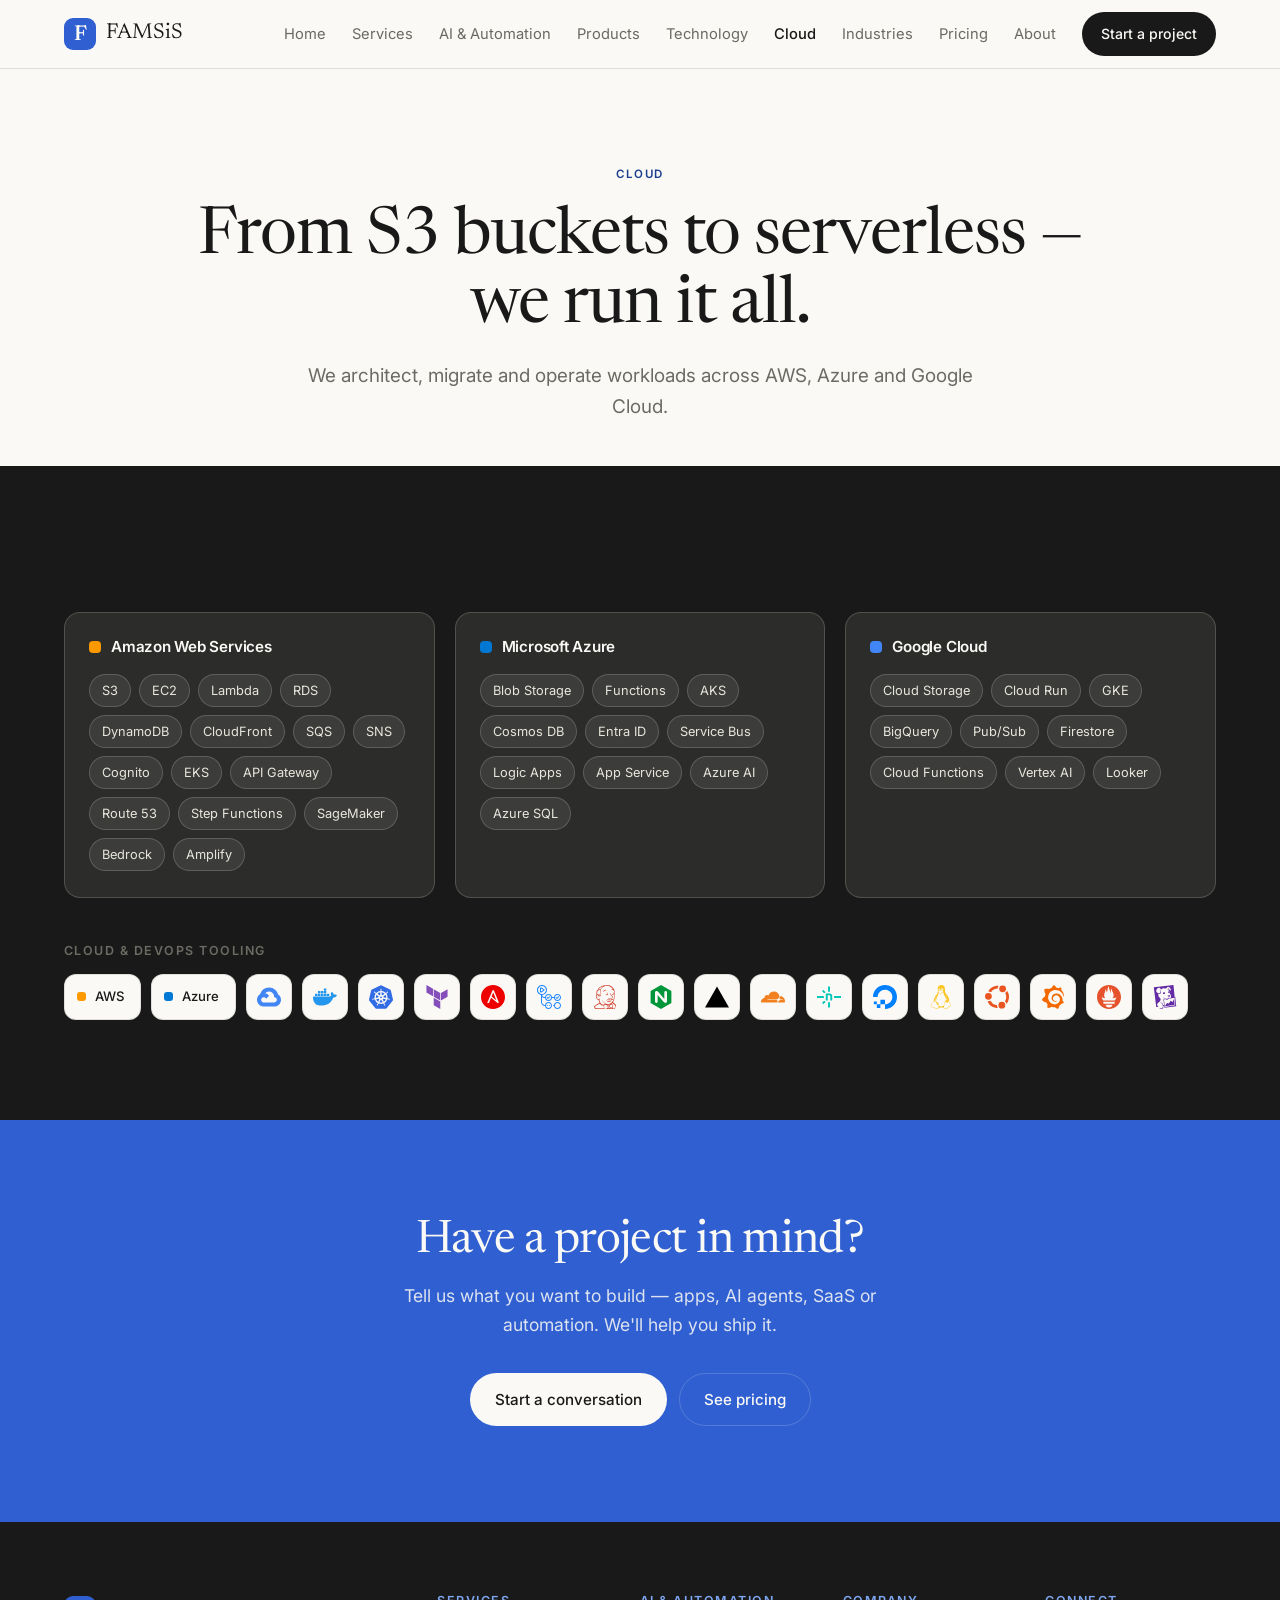
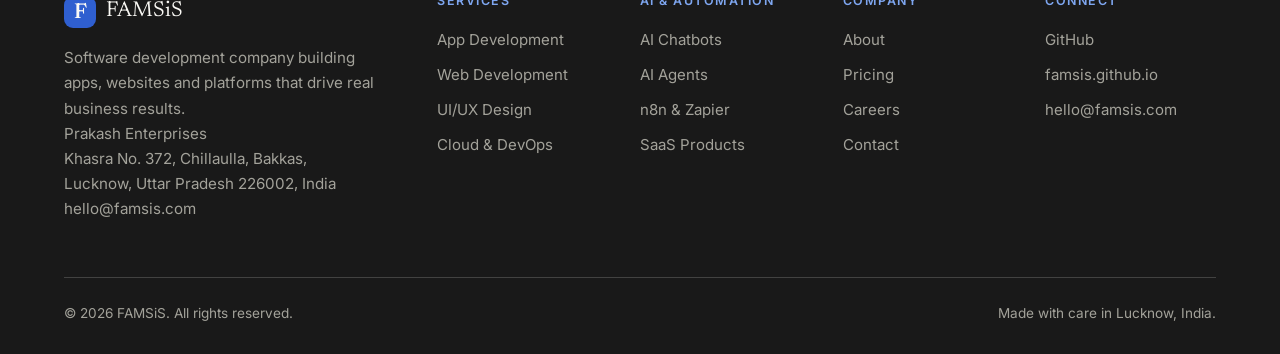
<file: cloud.html>
<!doctype html>
<html lang="en">
  <head>
    <meta charset="UTF-8" />
    <meta name="viewport" content="width=device-width, initial-scale=1.0" />
    <title>Cloud — FAMSiS</title>
    <meta name="description" content="AWS (S3, EC2, Lambda, DynamoDB), Microsoft Azure and Google Cloud services, plus DevOps tooling." />
    <link rel="icon" href="data:image/svg+xml,<svg xmlns='http://www.w3.org/2000/svg' viewBox='0 0 100 100'><rect width='100' height='100' rx='22' fill='%23CC785C'/><text x='50' y='72' font-size='64' text-anchor='middle' fill='%23FAF9F5' font-family='Georgia,serif' font-weight='700'>F</text></svg>" />
    <link rel="preconnect" href="https://fonts.googleapis.com" />
    <link rel="preconnect" href="https://fonts.gstatic.com" crossorigin />
    <link href="https://fonts.googleapis.com/css2?family=Newsreader:ital,opsz,wght@0,6..72,300;0,6..72,400;0,6..72,500;1,6..72,400&family=Inter:wght@400;500;600&family=JetBrains+Mono:wght@400;500&display=swap" rel="stylesheet" />
    <link rel="stylesheet" href="styles.css" />
  </head>
  <body>
    <svg width="0" height="0" style="position: absolute" aria-hidden="true">
      <symbol id="i-mobile" viewBox="0 0 24 24"><rect x="7" y="2" width="10" height="20" rx="2.5"/><line x1="11" y1="18" x2="13" y2="18"/></symbol>
      <symbol id="i-globe" viewBox="0 0 24 24"><circle cx="12" cy="12" r="9"/><path d="M3 12h18M12 3c2.5 2.5 2.5 15 0 18M12 3c-2.5 2.5-2.5 15 0 18"/></symbol>
      <symbol id="i-palette" viewBox="0 0 24 24"><path d="M12 3a9 9 0 0 0 0 18c1.2 0 2-.8 2-2 0-.6-.2-1-.6-1.4-.3-.4-.4-.8-.4-1.1 0-.8.7-1.5 1.5-1.5H16a5 5 0 0 0 5-5c0-3.9-4-7-9-7Z"/><circle cx="7.5" cy="11" r="1"/><circle cx="10" cy="7.5" r="1"/><circle cx="14.5" cy="7.5" r="1"/></symbol>
      <symbol id="i-cloud" viewBox="0 0 24 24"><path d="M7 18a4 4 0 0 1 0-8 5.5 5.5 0 0 1 10.6-1.5A3.5 3.5 0 0 1 18 18Z"/></symbol>
      <symbol id="i-cart" viewBox="0 0 24 24"><circle cx="9" cy="20" r="1.5"/><circle cx="18" cy="20" r="1.5"/><path d="M3 4h2l2.4 11h11L21 7H6"/></symbol>
      <symbol id="i-headset" viewBox="0 0 24 24"><path d="M4 13v-1a8 8 0 0 1 16 0v1"/><rect x="2.5" y="13" width="4" height="6" rx="1.5"/><rect x="17.5" y="13" width="4" height="6" rx="1.5"/><path d="M20 19a3 3 0 0 1-3 3h-3"/></symbol>
      <symbol id="i-robot" viewBox="0 0 24 24"><rect x="4" y="7" width="16" height="12" rx="3"/><line x1="12" y1="3" x2="12" y2="7"/><circle cx="12" cy="3" r="1.3"/><circle cx="9" cy="13" r="1.3"/><circle cx="15" cy="13" r="1.3"/></symbol>
      <symbol id="i-bolt" viewBox="0 0 24 24"><path d="M13 2 4 14h6l-1 8 9-12h-6l1-8Z"/></symbol>
      <symbol id="i-cog" viewBox="0 0 24 24"><circle cx="12" cy="12" r="3"/><path d="M12 2v3M12 19v3M2 12h3M19 12h3M4.9 4.9l2.1 2.1M17 17l2.1 2.1M19.1 4.9 17 7M7 17l-2.1 2.1"/></symbol>
      <symbol id="i-chart" viewBox="0 0 24 24"><path d="M4 20V10M10 20V4M16 20v-7M22 20H2"/></symbol>
      <symbol id="i-shield" viewBox="0 0 24 24"><path d="M12 3 5 6v6c0 5 3 7.5 7 9 4-1.5 7-4 7-9V6l-7-3Z"/></symbol>
      <symbol id="i-plug" viewBox="0 0 24 24"><path d="M9 3v5M15 3v5M7 8h10v4a5 5 0 0 1-10 0V8ZM12 17v4"/></symbol>
      <symbol id="i-arrow" viewBox="0 0 24 24"><path d="M5 12h14M13 6l6 6-6 6"/></symbol>
      <symbol id="i-terminal" viewBox="0 0 24 24"><rect x="3" y="4" width="18" height="16" rx="3"/><path d="M7 9l3 3-3 3M13 15h4"/></symbol>
      <symbol id="i-check" viewBox="0 0 24 24"><path d="M4 12.5 9.5 18 20 6"/></symbol>
    </svg>
    <header class="nav">
      <div class="wrap nav-inner">
        <a class="brand" href="index.html"><span class="mark">F</span><span class="brand-name">FAMSiS</span></a>
        <nav class="nav-links">
          <a href="index.html">Home</a>
          <a href="services.html">Services</a>
          <a href="ai-automation.html">AI & Automation</a>
          <a href="products.html">Products</a>
          <a href="technology.html">Technology</a>
          <a href="cloud.html" class="active">Cloud</a>
          <a href="industries.html">Industries</a>
          <a href="pricing.html">Pricing</a>
          <a href="about.html">About</a>
          <a class="btn btn-dark btn-sm" href="contact.html">Start a project</a>
        </nav>
        <button class="nav-toggle" type="button" aria-label="Toggle menu" aria-expanded="false">
          <span></span><span></span><span></span>
        </button>
      </div>
    </header>
    <main>
      <section class="page-hero">
        <div class="wrap">
          <p class="kicker">Cloud</p>
          <h1>From S3 buckets to serverless — we run it all.</h1>
          <p class="lede center">We architect, migrate and operate workloads across AWS, Azure and Google Cloud.</p>
        </div>
      </section>
      <section class="section band-slate">
        <div class="wrap">
          <div class="cloud-grid">
            <div class="cloud-card"><h4><span class="cloud-dot" style="--c:#FF9900"></span> Amazon Web Services</h4><ul><li>S3</li><li>EC2</li><li>Lambda</li><li>RDS</li><li>DynamoDB</li><li>CloudFront</li><li>SQS</li><li>SNS</li><li>Cognito</li><li>EKS</li><li>API Gateway</li><li>Route 53</li><li>Step Functions</li><li>SageMaker</li><li>Bedrock</li><li>Amplify</li></ul></div>
            <div class="cloud-card"><h4><span class="cloud-dot" style="--c:#0078D4"></span> Microsoft Azure</h4><ul><li>Blob Storage</li><li>Functions</li><li>AKS</li><li>Cosmos DB</li><li>Entra ID</li><li>Service Bus</li><li>Logic Apps</li><li>App Service</li><li>Azure AI</li><li>Azure SQL</li></ul></div>
            <div class="cloud-card"><h4><span class="cloud-dot" style="--c:#4285F4"></span> Google Cloud</h4><ul><li>Cloud Storage</li><li>Cloud Run</li><li>GKE</li><li>BigQuery</li><li>Pub/Sub</li><li>Firestore</li><li>Cloud Functions</li><li>Vertex AI</li><li>Looker</li></ul></div>
          </div>
          <div class="logogroups" style="margin-top:46px">
            <div class="logogroup"><h4>Cloud &amp; DevOps tooling</h4><div class="logos">      <span class="brandbadge" style="--c:#FF9900">AWS</span>
      <span class="brandbadge" style="--c:#0078D4">Azure</span>
      <img loading="lazy" src="assets/logos/googlecloud.svg" alt="googlecloud" title="googlecloud" />
      <img loading="lazy" src="assets/logos/docker.svg" alt="docker" title="docker" />
      <img loading="lazy" src="assets/logos/kubernetes.svg" alt="kubernetes" title="kubernetes" />
      <img loading="lazy" src="assets/logos/terraform.svg" alt="terraform" title="terraform" />
      <img loading="lazy" src="assets/logos/ansible.svg" alt="ansible" title="ansible" />
      <img loading="lazy" src="assets/logos/githubactions.svg" alt="githubactions" title="githubactions" />
      <img loading="lazy" src="assets/logos/jenkins.svg" alt="jenkins" title="jenkins" />
      <img loading="lazy" src="assets/logos/nginx.svg" alt="nginx" title="nginx" />
      <img loading="lazy" src="assets/logos/vercel.svg" alt="vercel" title="vercel" />
      <img loading="lazy" src="assets/logos/cloudflare.svg" alt="cloudflare" title="cloudflare" />
      <img loading="lazy" src="assets/logos/netlify.svg" alt="netlify" title="netlify" />
      <img loading="lazy" src="assets/logos/digitalocean.svg" alt="digitalocean" title="digitalocean" />
      <img loading="lazy" src="assets/logos/linux.svg" alt="linux" title="linux" />
      <img loading="lazy" src="assets/logos/ubuntu.svg" alt="ubuntu" title="ubuntu" />
      <img loading="lazy" src="assets/logos/grafana.svg" alt="grafana" title="grafana" />
      <img loading="lazy" src="assets/logos/prometheus.svg" alt="prometheus" title="prometheus" />
      <img loading="lazy" src="assets/logos/datadog.svg" alt="datadog" title="datadog" /></div></div>
          </div>
        </div>
      </section>
      <section class="cta-band">
        <div class="wrap">
          <h2>Have a project in mind?</h2>
          <p>Tell us what you want to build — apps, AI agents, SaaS or automation. We'll help you ship it.</p>
          <div class="hero-actions center">
            <a class="btn btn-light" href="contact.html">Start a conversation</a>
            <a class="btn btn-outline-light" href="pricing.html">See pricing</a>
          </div>
        </div>
      </section>
    </main>
    <footer class="footer">
      <div class="wrap footer-grid">
        <div class="footer-brand">
          <a class="brand" href="index.html"><span class="mark">F</span><span class="brand-name">FAMSiS</span></a>
          <p>Software development company building apps, websites and platforms that drive real business results.</p>
          <p>Prakash Enterprises<br />Khasra No. 372, Chillaulla, Bakkas,<br />Lucknow, Uttar Pradesh 226002, India<br /><a href="mailto:hello@famsis.com">hello@famsis.com</a></p>
        </div>
        <div><h5>Services</h5><ul><li><a href="services.html">App Development</a></li><li><a href="services.html">Web Development</a></li><li><a href="services.html">UI/UX Design</a></li><li><a href="cloud.html">Cloud &amp; DevOps</a></li></ul></div>
        <div><h5>AI &amp; Automation</h5><ul><li><a href="ai-automation.html">AI Chatbots</a></li><li><a href="ai-automation.html">AI Agents</a></li><li><a href="ai-automation.html">n8n &amp; Zapier</a></li><li><a href="products.html">SaaS Products</a></li></ul></div>
        <div><h5>Company</h5><ul><li><a href="about.html">About</a></li><li><a href="pricing.html">Pricing</a></li><li><a href="https://famsis.github.io/about.html">Careers</a></li><li><a href="contact.html">Contact</a></li></ul></div>
        <div><h5>Connect</h5><ul><li><a href="https://github.com/famsis">GitHub</a></li><li><a href="https://famsis.github.io">famsis.github.io</a></li><li><a href="mailto:hello@famsis.com">hello@famsis.com</a></li></ul></div>
      </div>
      <div class="wrap copyright">
        <span>© <span id="year"></span> FAMSiS. All rights reserved.</span>
        <span>Made with care in Lucknow, India.</span>
      </div>
    </footer>
    <script>document.getElementById("year").textContent = new Date().getFullYear();</script>
    <script src="assets/site.js"></script>
  </body>
</html>
</file>
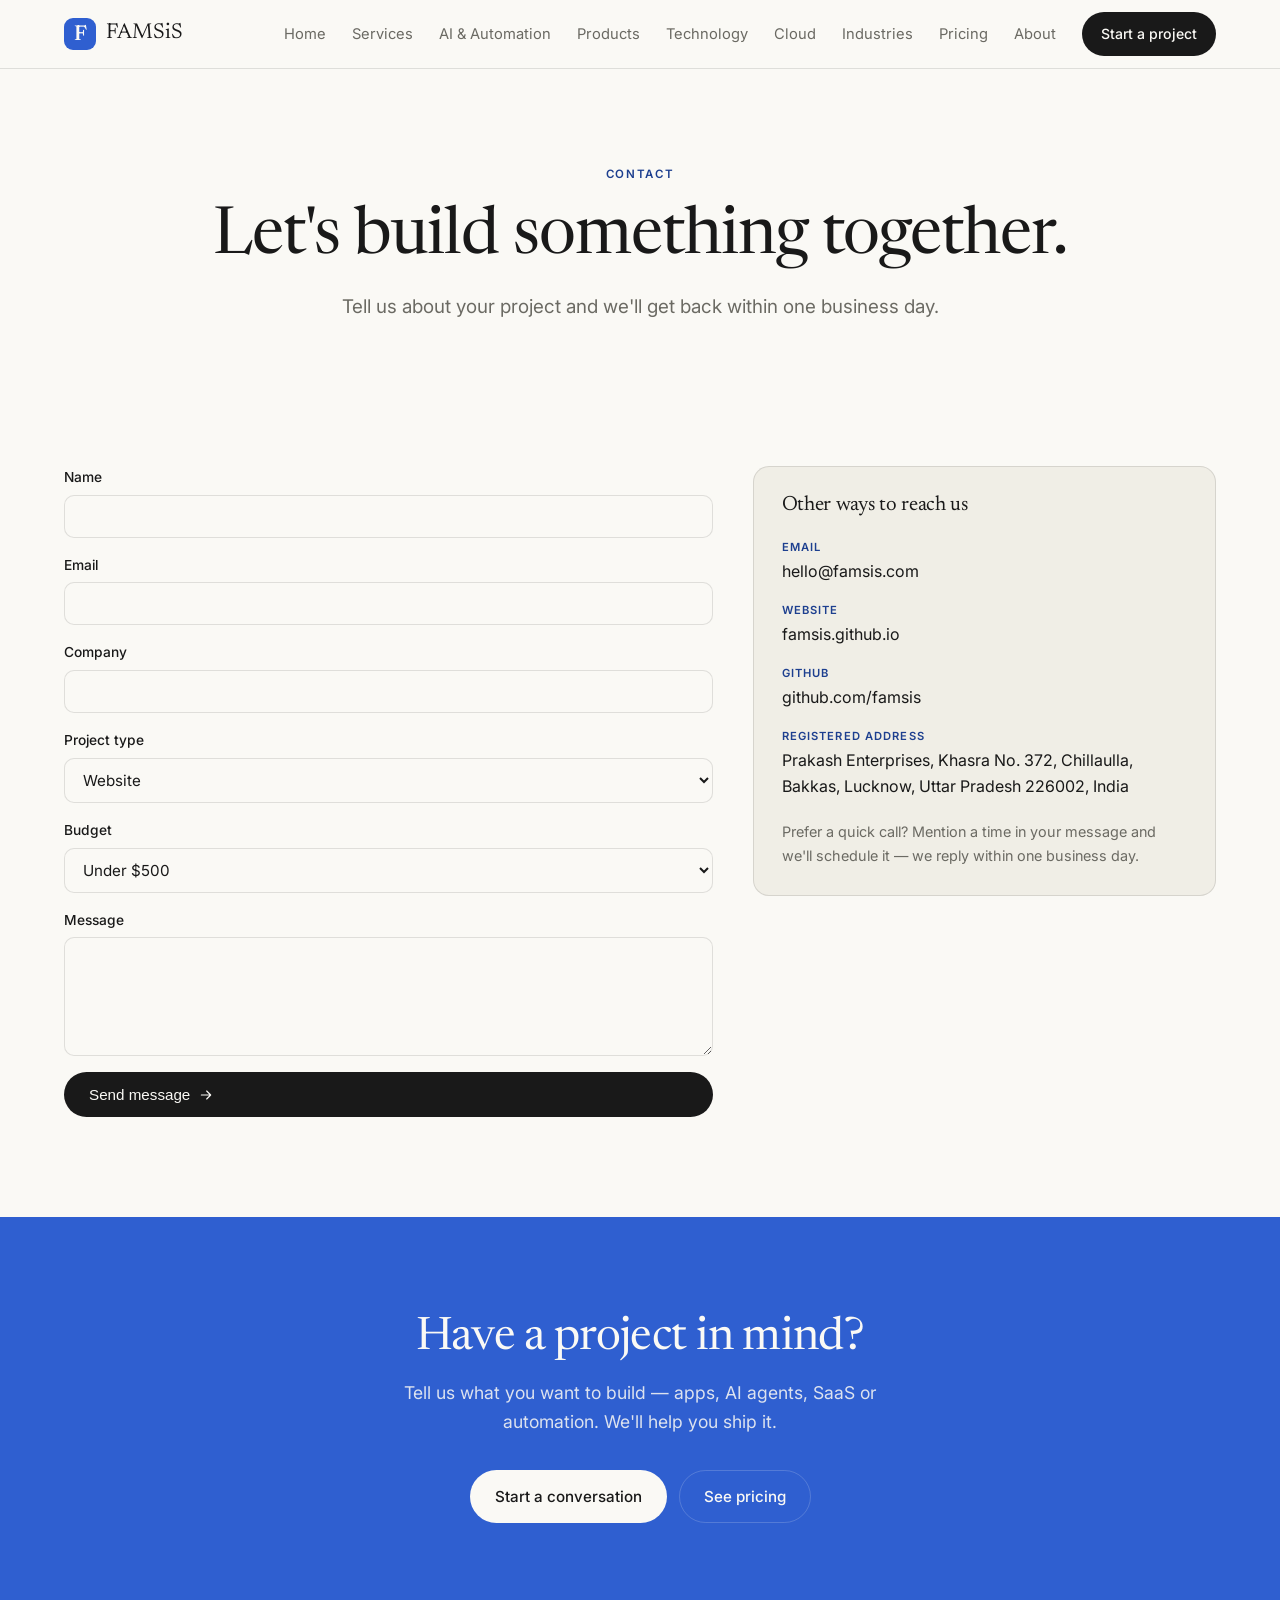
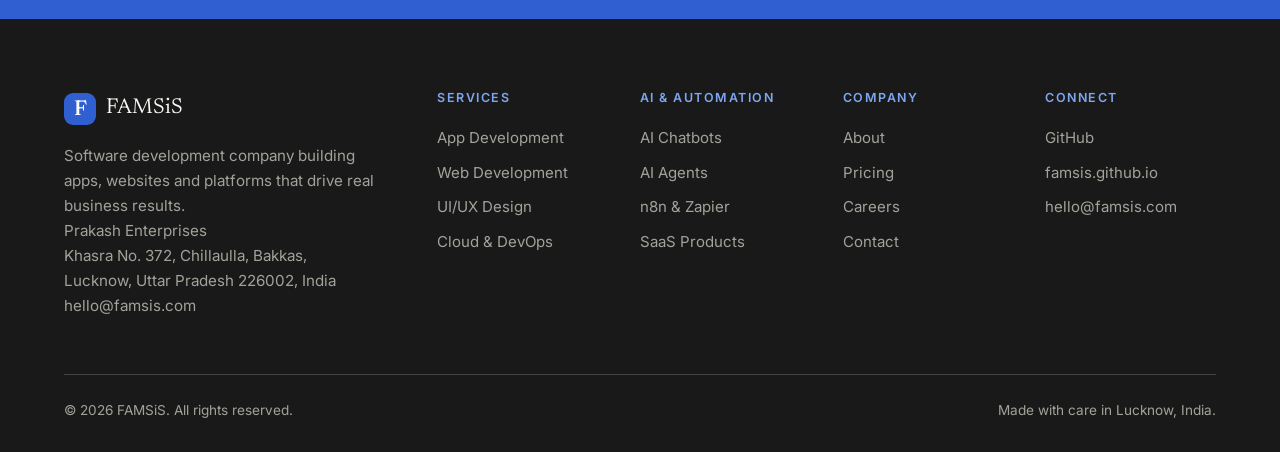
<file: contact.html>
<!doctype html>
<html lang="en">
  <head>
    <meta charset="UTF-8" />
    <meta name="viewport" content="width=device-width, initial-scale=1.0" />
    <title>Contact — FAMSiS</title>
    <meta name="description" content="Contact FAMSiS to start your app, website, AI or automation project." />
    <link rel="icon" href="data:image/svg+xml,<svg xmlns='http://www.w3.org/2000/svg' viewBox='0 0 100 100'><rect width='100' height='100' rx='22' fill='%23CC785C'/><text x='50' y='72' font-size='64' text-anchor='middle' fill='%23FAF9F5' font-family='Georgia,serif' font-weight='700'>F</text></svg>" />
    <link rel="preconnect" href="https://fonts.googleapis.com" />
    <link rel="preconnect" href="https://fonts.gstatic.com" crossorigin />
    <link href="https://fonts.googleapis.com/css2?family=Newsreader:ital,opsz,wght@0,6..72,300;0,6..72,400;0,6..72,500;1,6..72,400&family=Inter:wght@400;500;600&family=JetBrains+Mono:wght@400;500&display=swap" rel="stylesheet" />
    <link rel="stylesheet" href="styles.css" />
  </head>
  <body>
    <svg width="0" height="0" style="position: absolute" aria-hidden="true">
      <symbol id="i-mobile" viewBox="0 0 24 24"><rect x="7" y="2" width="10" height="20" rx="2.5"/><line x1="11" y1="18" x2="13" y2="18"/></symbol>
      <symbol id="i-globe" viewBox="0 0 24 24"><circle cx="12" cy="12" r="9"/><path d="M3 12h18M12 3c2.5 2.5 2.5 15 0 18M12 3c-2.5 2.5-2.5 15 0 18"/></symbol>
      <symbol id="i-palette" viewBox="0 0 24 24"><path d="M12 3a9 9 0 0 0 0 18c1.2 0 2-.8 2-2 0-.6-.2-1-.6-1.4-.3-.4-.4-.8-.4-1.1 0-.8.7-1.5 1.5-1.5H16a5 5 0 0 0 5-5c0-3.9-4-7-9-7Z"/><circle cx="7.5" cy="11" r="1"/><circle cx="10" cy="7.5" r="1"/><circle cx="14.5" cy="7.5" r="1"/></symbol>
      <symbol id="i-cloud" viewBox="0 0 24 24"><path d="M7 18a4 4 0 0 1 0-8 5.5 5.5 0 0 1 10.6-1.5A3.5 3.5 0 0 1 18 18Z"/></symbol>
      <symbol id="i-cart" viewBox="0 0 24 24"><circle cx="9" cy="20" r="1.5"/><circle cx="18" cy="20" r="1.5"/><path d="M3 4h2l2.4 11h11L21 7H6"/></symbol>
      <symbol id="i-headset" viewBox="0 0 24 24"><path d="M4 13v-1a8 8 0 0 1 16 0v1"/><rect x="2.5" y="13" width="4" height="6" rx="1.5"/><rect x="17.5" y="13" width="4" height="6" rx="1.5"/><path d="M20 19a3 3 0 0 1-3 3h-3"/></symbol>
      <symbol id="i-robot" viewBox="0 0 24 24"><rect x="4" y="7" width="16" height="12" rx="3"/><line x1="12" y1="3" x2="12" y2="7"/><circle cx="12" cy="3" r="1.3"/><circle cx="9" cy="13" r="1.3"/><circle cx="15" cy="13" r="1.3"/></symbol>
      <symbol id="i-bolt" viewBox="0 0 24 24"><path d="M13 2 4 14h6l-1 8 9-12h-6l1-8Z"/></symbol>
      <symbol id="i-cog" viewBox="0 0 24 24"><circle cx="12" cy="12" r="3"/><path d="M12 2v3M12 19v3M2 12h3M19 12h3M4.9 4.9l2.1 2.1M17 17l2.1 2.1M19.1 4.9 17 7M7 17l-2.1 2.1"/></symbol>
      <symbol id="i-chart" viewBox="0 0 24 24"><path d="M4 20V10M10 20V4M16 20v-7M22 20H2"/></symbol>
      <symbol id="i-shield" viewBox="0 0 24 24"><path d="M12 3 5 6v6c0 5 3 7.5 7 9 4-1.5 7-4 7-9V6l-7-3Z"/></symbol>
      <symbol id="i-plug" viewBox="0 0 24 24"><path d="M9 3v5M15 3v5M7 8h10v4a5 5 0 0 1-10 0V8ZM12 17v4"/></symbol>
      <symbol id="i-arrow" viewBox="0 0 24 24"><path d="M5 12h14M13 6l6 6-6 6"/></symbol>
      <symbol id="i-terminal" viewBox="0 0 24 24"><rect x="3" y="4" width="18" height="16" rx="3"/><path d="M7 9l3 3-3 3M13 15h4"/></symbol>
      <symbol id="i-check" viewBox="0 0 24 24"><path d="M4 12.5 9.5 18 20 6"/></symbol>
    </svg>
    <header class="nav">
      <div class="wrap nav-inner">
        <a class="brand" href="index.html"><span class="mark">F</span><span class="brand-name">FAMSiS</span></a>
        <nav class="nav-links">
          <a href="index.html">Home</a>
          <a href="services.html">Services</a>
          <a href="ai-automation.html">AI & Automation</a>
          <a href="products.html">Products</a>
          <a href="technology.html">Technology</a>
          <a href="cloud.html">Cloud</a>
          <a href="industries.html">Industries</a>
          <a href="pricing.html">Pricing</a>
          <a href="about.html">About</a>
          <a class="btn btn-dark btn-sm" href="contact.html">Start a project</a>
        </nav>
        <button class="nav-toggle" type="button" aria-label="Toggle menu" aria-expanded="false">
          <span></span><span></span><span></span>
        </button>
      </div>
    </header>
    <main>
      <section class="page-hero">
        <div class="wrap">
          <p class="kicker">Contact</p>
          <h1>Let's build something together.</h1>
          <p class="lede center">Tell us about your project and we'll get back within one business day.</p>
        </div>
      </section>
      <section class="section">
        <div class="wrap contact-grid">
          <form class="contact-form" action="mailto:hello@famsis.com" method="post" enctype="text/plain">
            <label>Name<input type="text" name="name" required /></label>
            <label>Email<input type="email" name="email" required /></label>
            <label>Company<input type="text" name="company" /></label>
            <label>Project type
              <select name="service">
                <option>Website</option><option>Web App</option><option>Mobile App</option>
                <option>AI Chatbot</option><option>AI Agents</option><option>Automation</option>
                <option>E-commerce</option><option>SaaS Product</option><option>Other</option>
              </select>
            </label>
            <label>Budget
              <select name="budget">
                <option>Under $500</option><option>$500 – $1,000</option><option>$1,000 – $3,000</option>
                <option>$3,000 – $8,000</option><option>$8,000+</option>
              </select>
            </label>
            <label>Message<textarea name="message" rows="5" required></textarea></label>
            <button class="btn btn-dark" type="submit">Send message <svg class="ic"><use href="#i-arrow"/></svg></button>
          </form>
          <aside class="contact-side">
            <h3>Other ways to reach us</h3>
            <ul>
              <li><strong>Email</strong><a href="mailto:hello@famsis.com">hello@famsis.com</a></li>
              <li><strong>Website</strong><a href="https://famsis.github.io">famsis.github.io</a></li>
              <li><strong>GitHub</strong><a href="https://github.com/famsis">github.com/famsis</a></li>
              <li><strong>Registered Address</strong>Prakash Enterprises, Khasra No. 372, Chillaulla, Bakkas, Lucknow, Uttar Pradesh 226002, India</li>
            </ul>
            <p class="contact-note">Prefer a quick call? Mention a time in your message and we'll schedule it — we reply within one business day.</p>
          </aside>
        </div>
      </section>
      <section class="cta-band">
        <div class="wrap">
          <h2>Have a project in mind?</h2>
          <p>Tell us what you want to build — apps, AI agents, SaaS or automation. We'll help you ship it.</p>
          <div class="hero-actions center">
            <a class="btn btn-light" href="contact.html">Start a conversation</a>
            <a class="btn btn-outline-light" href="pricing.html">See pricing</a>
          </div>
        </div>
      </section>
    </main>
    <footer class="footer">
      <div class="wrap footer-grid">
        <div class="footer-brand">
          <a class="brand" href="index.html"><span class="mark">F</span><span class="brand-name">FAMSiS</span></a>
          <p>Software development company building apps, websites and platforms that drive real business results.</p>
          <p>Prakash Enterprises<br />Khasra No. 372, Chillaulla, Bakkas,<br />Lucknow, Uttar Pradesh 226002, India<br /><a href="mailto:hello@famsis.com">hello@famsis.com</a></p>
        </div>
        <div><h5>Services</h5><ul><li><a href="services.html">App Development</a></li><li><a href="services.html">Web Development</a></li><li><a href="services.html">UI/UX Design</a></li><li><a href="cloud.html">Cloud &amp; DevOps</a></li></ul></div>
        <div><h5>AI &amp; Automation</h5><ul><li><a href="ai-automation.html">AI Chatbots</a></li><li><a href="ai-automation.html">AI Agents</a></li><li><a href="ai-automation.html">n8n &amp; Zapier</a></li><li><a href="products.html">SaaS Products</a></li></ul></div>
        <div><h5>Company</h5><ul><li><a href="about.html">About</a></li><li><a href="pricing.html">Pricing</a></li><li><a href="https://famsis.github.io/about.html">Careers</a></li><li><a href="contact.html">Contact</a></li></ul></div>
        <div><h5>Connect</h5><ul><li><a href="https://github.com/famsis">GitHub</a></li><li><a href="https://famsis.github.io">famsis.github.io</a></li><li><a href="mailto:hello@famsis.com">hello@famsis.com</a></li></ul></div>
      </div>
      <div class="wrap copyright">
        <span>© <span id="year"></span> FAMSiS. All rights reserved.</span>
        <span>Made with care in Lucknow, India.</span>
      </div>
    </footer>
    <script>document.getElementById("year").textContent = new Date().getFullYear();</script>
    <script src="assets/site.js"></script>
  </body>
</html>
</file>
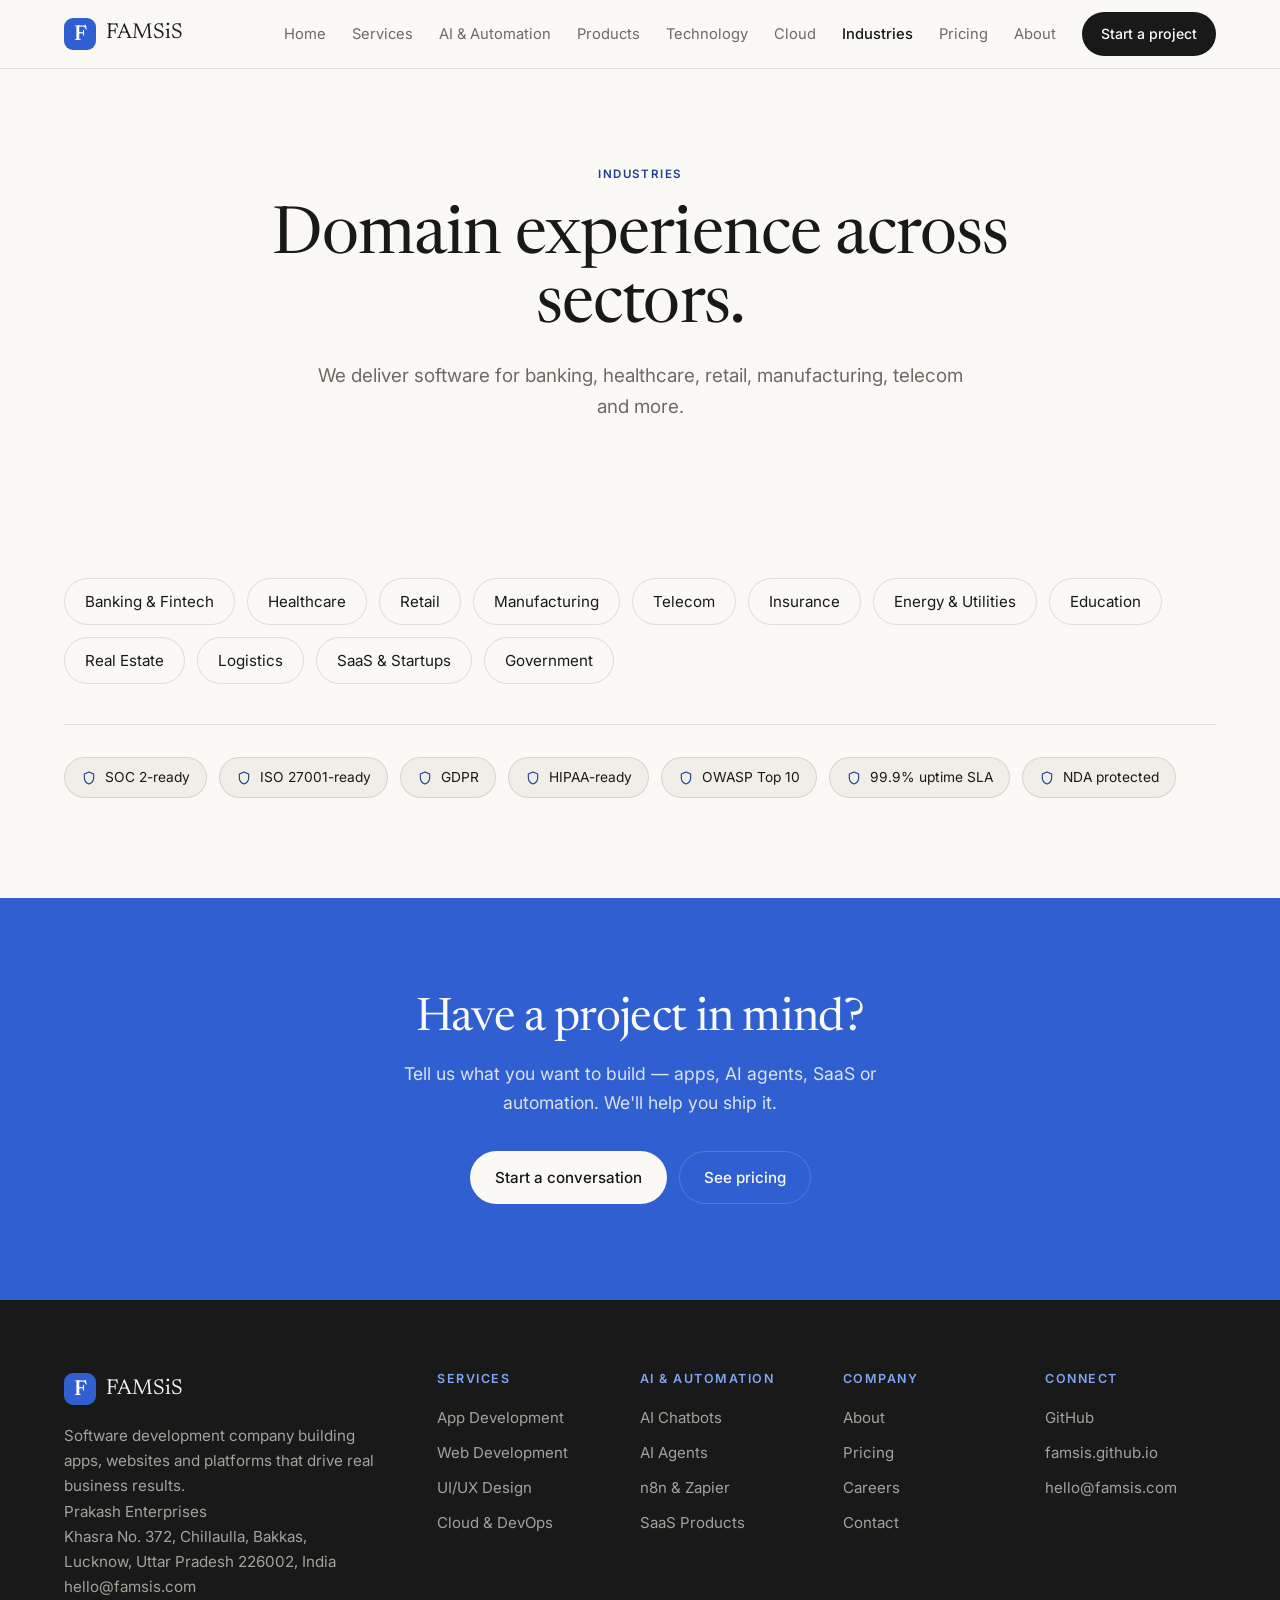
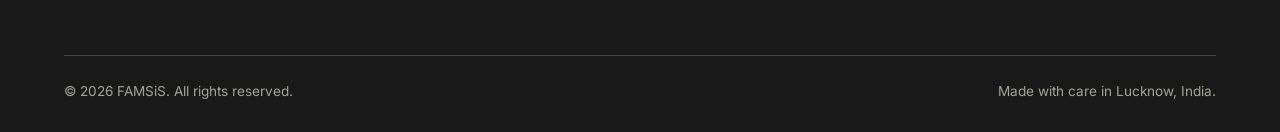
<file: industries.html>
<!doctype html>
<html lang="en">
  <head>
    <meta charset="UTF-8" />
    <meta name="viewport" content="width=device-width, initial-scale=1.0" />
    <title>Industries — FAMSiS</title>
    <meta name="description" content="Banking, healthcare, retail, manufacturing, telecom, insurance, education and more." />
    <link rel="icon" href="data:image/svg+xml,<svg xmlns='http://www.w3.org/2000/svg' viewBox='0 0 100 100'><rect width='100' height='100' rx='22' fill='%23CC785C'/><text x='50' y='72' font-size='64' text-anchor='middle' fill='%23FAF9F5' font-family='Georgia,serif' font-weight='700'>F</text></svg>" />
    <link rel="preconnect" href="https://fonts.googleapis.com" />
    <link rel="preconnect" href="https://fonts.gstatic.com" crossorigin />
    <link href="https://fonts.googleapis.com/css2?family=Newsreader:ital,opsz,wght@0,6..72,300;0,6..72,400;0,6..72,500;1,6..72,400&family=Inter:wght@400;500;600&family=JetBrains+Mono:wght@400;500&display=swap" rel="stylesheet" />
    <link rel="stylesheet" href="styles.css" />
  </head>
  <body>
    <svg width="0" height="0" style="position: absolute" aria-hidden="true">
      <symbol id="i-mobile" viewBox="0 0 24 24"><rect x="7" y="2" width="10" height="20" rx="2.5"/><line x1="11" y1="18" x2="13" y2="18"/></symbol>
      <symbol id="i-globe" viewBox="0 0 24 24"><circle cx="12" cy="12" r="9"/><path d="M3 12h18M12 3c2.5 2.5 2.5 15 0 18M12 3c-2.5 2.5-2.5 15 0 18"/></symbol>
      <symbol id="i-palette" viewBox="0 0 24 24"><path d="M12 3a9 9 0 0 0 0 18c1.2 0 2-.8 2-2 0-.6-.2-1-.6-1.4-.3-.4-.4-.8-.4-1.1 0-.8.7-1.5 1.5-1.5H16a5 5 0 0 0 5-5c0-3.9-4-7-9-7Z"/><circle cx="7.5" cy="11" r="1"/><circle cx="10" cy="7.5" r="1"/><circle cx="14.5" cy="7.5" r="1"/></symbol>
      <symbol id="i-cloud" viewBox="0 0 24 24"><path d="M7 18a4 4 0 0 1 0-8 5.5 5.5 0 0 1 10.6-1.5A3.5 3.5 0 0 1 18 18Z"/></symbol>
      <symbol id="i-cart" viewBox="0 0 24 24"><circle cx="9" cy="20" r="1.5"/><circle cx="18" cy="20" r="1.5"/><path d="M3 4h2l2.4 11h11L21 7H6"/></symbol>
      <symbol id="i-headset" viewBox="0 0 24 24"><path d="M4 13v-1a8 8 0 0 1 16 0v1"/><rect x="2.5" y="13" width="4" height="6" rx="1.5"/><rect x="17.5" y="13" width="4" height="6" rx="1.5"/><path d="M20 19a3 3 0 0 1-3 3h-3"/></symbol>
      <symbol id="i-robot" viewBox="0 0 24 24"><rect x="4" y="7" width="16" height="12" rx="3"/><line x1="12" y1="3" x2="12" y2="7"/><circle cx="12" cy="3" r="1.3"/><circle cx="9" cy="13" r="1.3"/><circle cx="15" cy="13" r="1.3"/></symbol>
      <symbol id="i-bolt" viewBox="0 0 24 24"><path d="M13 2 4 14h6l-1 8 9-12h-6l1-8Z"/></symbol>
      <symbol id="i-cog" viewBox="0 0 24 24"><circle cx="12" cy="12" r="3"/><path d="M12 2v3M12 19v3M2 12h3M19 12h3M4.9 4.9l2.1 2.1M17 17l2.1 2.1M19.1 4.9 17 7M7 17l-2.1 2.1"/></symbol>
      <symbol id="i-chart" viewBox="0 0 24 24"><path d="M4 20V10M10 20V4M16 20v-7M22 20H2"/></symbol>
      <symbol id="i-shield" viewBox="0 0 24 24"><path d="M12 3 5 6v6c0 5 3 7.5 7 9 4-1.5 7-4 7-9V6l-7-3Z"/></symbol>
      <symbol id="i-plug" viewBox="0 0 24 24"><path d="M9 3v5M15 3v5M7 8h10v4a5 5 0 0 1-10 0V8ZM12 17v4"/></symbol>
      <symbol id="i-arrow" viewBox="0 0 24 24"><path d="M5 12h14M13 6l6 6-6 6"/></symbol>
      <symbol id="i-terminal" viewBox="0 0 24 24"><rect x="3" y="4" width="18" height="16" rx="3"/><path d="M7 9l3 3-3 3M13 15h4"/></symbol>
      <symbol id="i-check" viewBox="0 0 24 24"><path d="M4 12.5 9.5 18 20 6"/></symbol>
    </svg>
    <header class="nav">
      <div class="wrap nav-inner">
        <a class="brand" href="index.html"><span class="mark">F</span><span class="brand-name">FAMSiS</span></a>
        <nav class="nav-links">
          <a href="index.html">Home</a>
          <a href="services.html">Services</a>
          <a href="ai-automation.html">AI & Automation</a>
          <a href="products.html">Products</a>
          <a href="technology.html">Technology</a>
          <a href="cloud.html">Cloud</a>
          <a href="industries.html" class="active">Industries</a>
          <a href="pricing.html">Pricing</a>
          <a href="about.html">About</a>
          <a class="btn btn-dark btn-sm" href="contact.html">Start a project</a>
        </nav>
        <button class="nav-toggle" type="button" aria-label="Toggle menu" aria-expanded="false">
          <span></span><span></span><span></span>
        </button>
      </div>
    </header>
    <main>
      <section class="page-hero">
        <div class="wrap">
          <p class="kicker">Industries</p>
          <h1>Domain experience across sectors.</h1>
          <p class="lede center">We deliver software for banking, healthcare, retail, manufacturing, telecom and more.</p>
        </div>
      </section>
      <section class="section">
        <div class="wrap">
          <div class="industries">
            <span>Banking &amp; Fintech</span><span>Healthcare</span><span>Retail</span><span>Manufacturing</span><span>Telecom</span><span>Insurance</span><span>Energy &amp; Utilities</span><span>Education</span><span>Real Estate</span><span>Logistics</span><span>SaaS &amp; Startups</span><span>Government</span>
          </div>
          <div class="trust">
            <span class="trust-badge"><svg class="ic"><use href="#i-shield"/></svg> SOC 2-ready</span>
            <span class="trust-badge"><svg class="ic"><use href="#i-shield"/></svg> ISO 27001-ready</span>
            <span class="trust-badge"><svg class="ic"><use href="#i-shield"/></svg> GDPR</span>
            <span class="trust-badge"><svg class="ic"><use href="#i-shield"/></svg> HIPAA-ready</span>
            <span class="trust-badge"><svg class="ic"><use href="#i-shield"/></svg> OWASP Top 10</span>
            <span class="trust-badge"><svg class="ic"><use href="#i-shield"/></svg> 99.9% uptime SLA</span>
            <span class="trust-badge"><svg class="ic"><use href="#i-shield"/></svg> NDA protected</span>
          </div>
        </div>
      </section>
      <section class="cta-band">
        <div class="wrap">
          <h2>Have a project in mind?</h2>
          <p>Tell us what you want to build — apps, AI agents, SaaS or automation. We'll help you ship it.</p>
          <div class="hero-actions center">
            <a class="btn btn-light" href="contact.html">Start a conversation</a>
            <a class="btn btn-outline-light" href="pricing.html">See pricing</a>
          </div>
        </div>
      </section>
    </main>
    <footer class="footer">
      <div class="wrap footer-grid">
        <div class="footer-brand">
          <a class="brand" href="index.html"><span class="mark">F</span><span class="brand-name">FAMSiS</span></a>
          <p>Software development company building apps, websites and platforms that drive real business results.</p>
          <p>Prakash Enterprises<br />Khasra No. 372, Chillaulla, Bakkas,<br />Lucknow, Uttar Pradesh 226002, India<br /><a href="mailto:hello@famsis.com">hello@famsis.com</a></p>
        </div>
        <div><h5>Services</h5><ul><li><a href="services.html">App Development</a></li><li><a href="services.html">Web Development</a></li><li><a href="services.html">UI/UX Design</a></li><li><a href="cloud.html">Cloud &amp; DevOps</a></li></ul></div>
        <div><h5>AI &amp; Automation</h5><ul><li><a href="ai-automation.html">AI Chatbots</a></li><li><a href="ai-automation.html">AI Agents</a></li><li><a href="ai-automation.html">n8n &amp; Zapier</a></li><li><a href="products.html">SaaS Products</a></li></ul></div>
        <div><h5>Company</h5><ul><li><a href="about.html">About</a></li><li><a href="pricing.html">Pricing</a></li><li><a href="https://famsis.github.io/about.html">Careers</a></li><li><a href="contact.html">Contact</a></li></ul></div>
        <div><h5>Connect</h5><ul><li><a href="https://github.com/famsis">GitHub</a></li><li><a href="https://famsis.github.io">famsis.github.io</a></li><li><a href="mailto:hello@famsis.com">hello@famsis.com</a></li></ul></div>
      </div>
      <div class="wrap copyright">
        <span>© <span id="year"></span> FAMSiS. All rights reserved.</span>
        <span>Made with care in Lucknow, India.</span>
      </div>
    </footer>
    <script>document.getElementById("year").textContent = new Date().getFullYear();</script>
    <script src="assets/site.js"></script>
  </body>
</html>
</file>
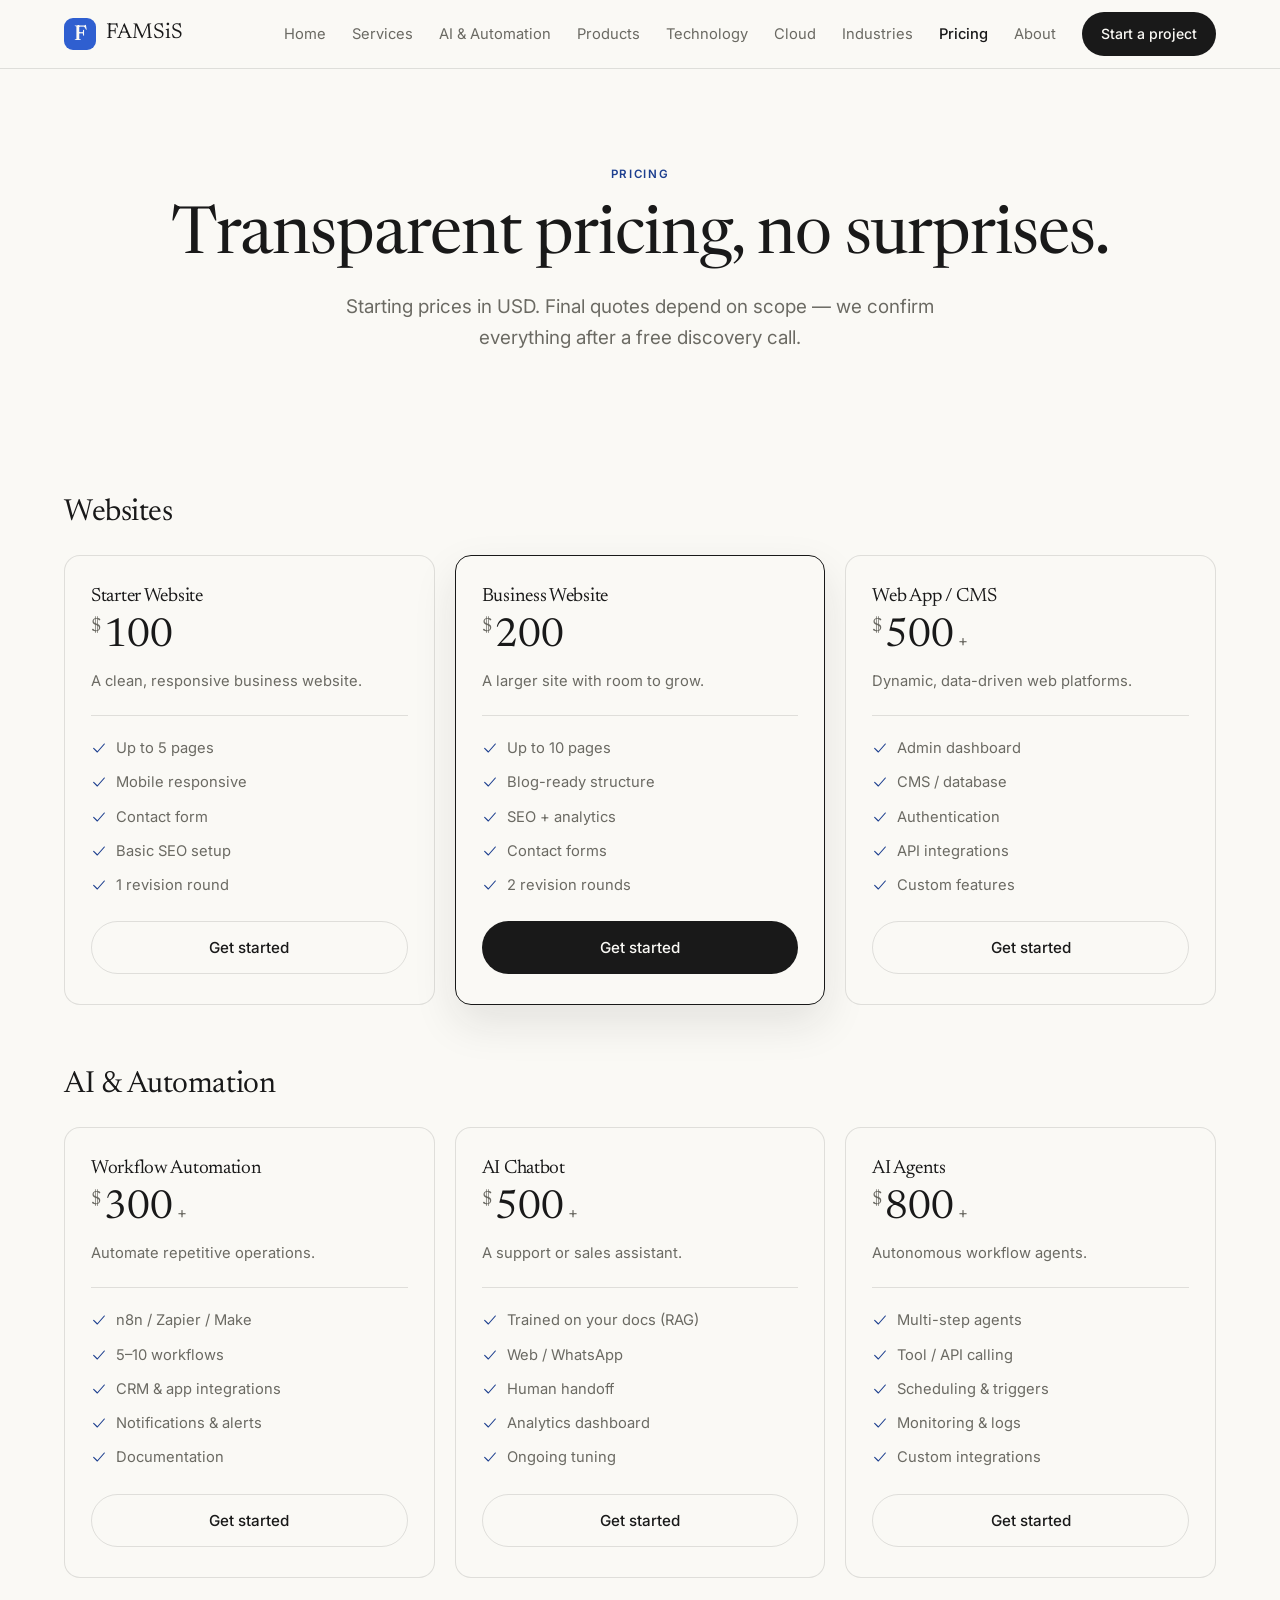
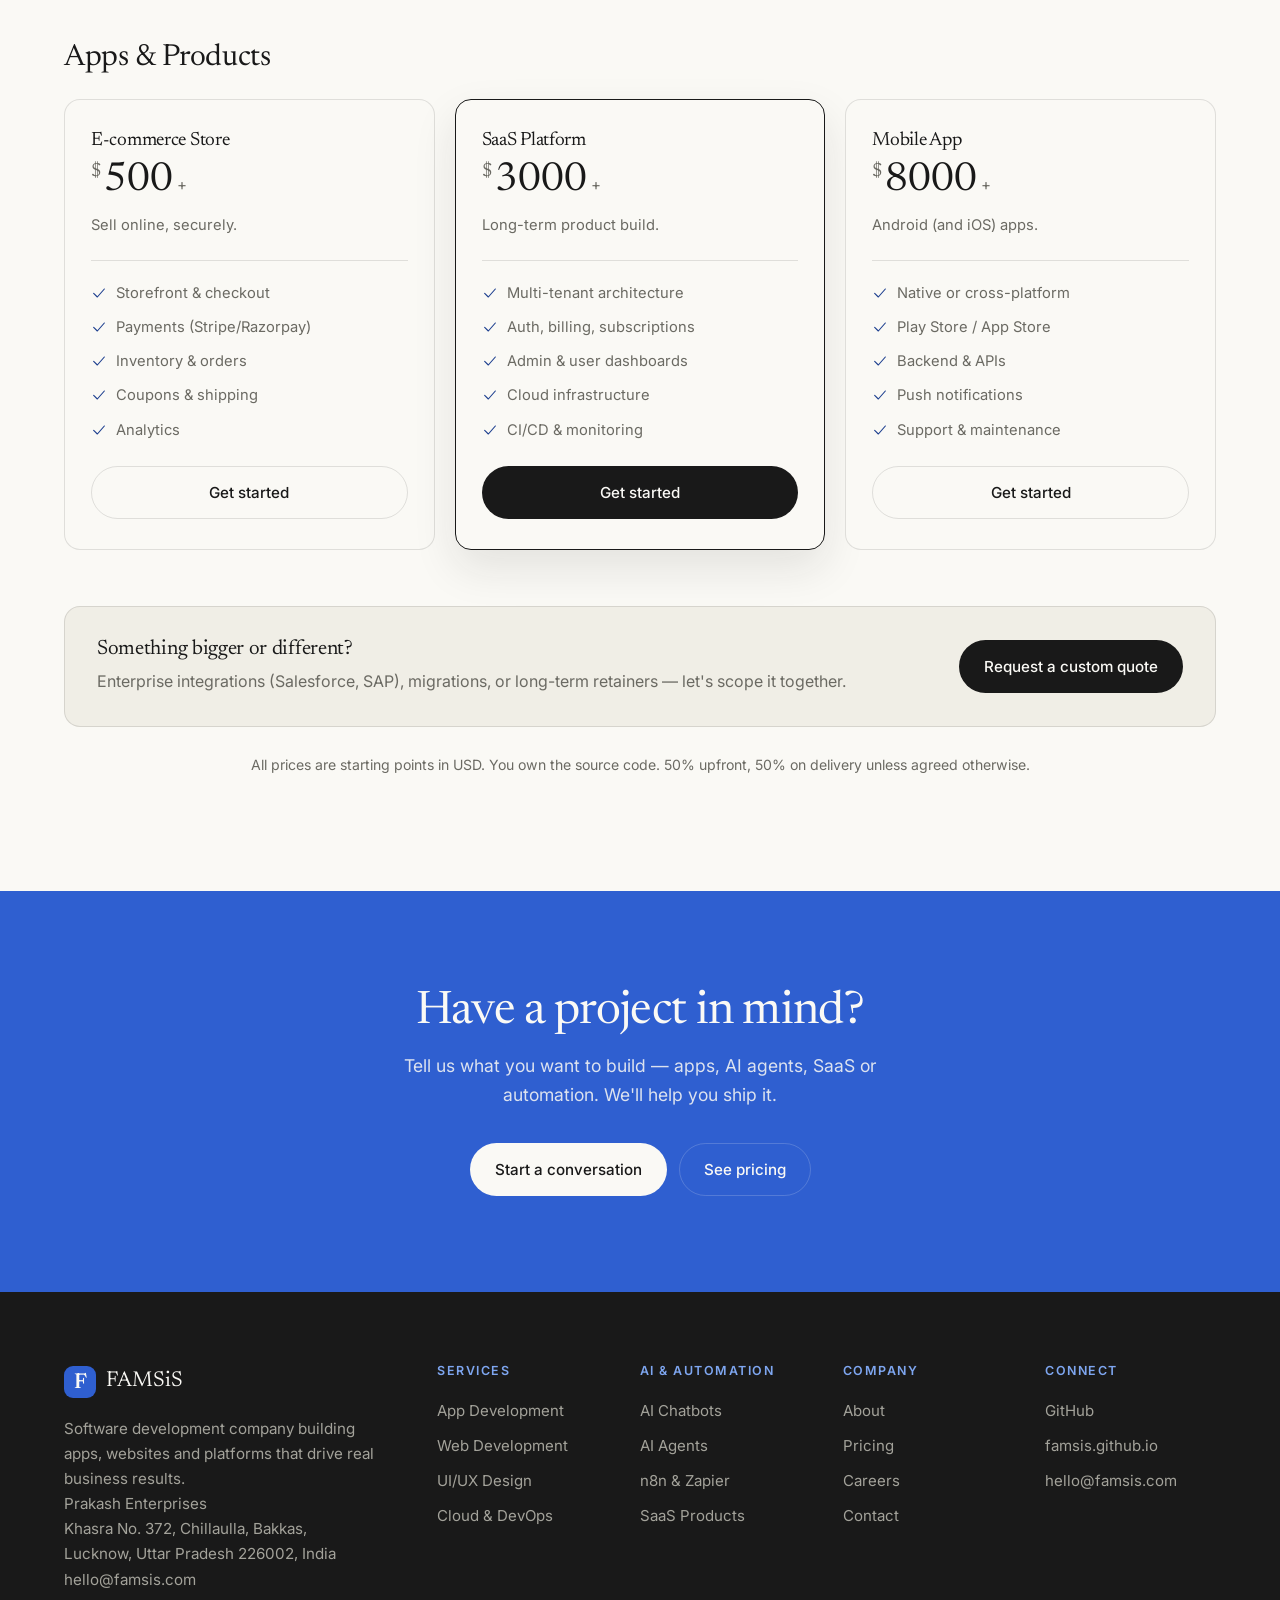
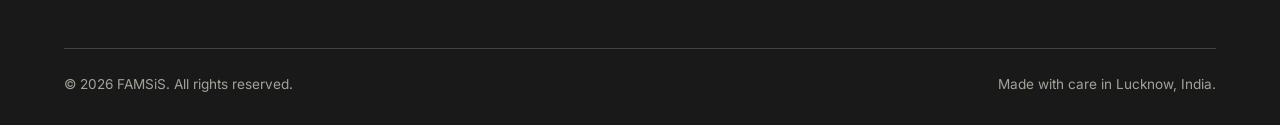
<file: pricing.html>
<!doctype html>
<html lang="en">
  <head>
    <meta charset="UTF-8" />
    <meta name="viewport" content="width=device-width, initial-scale=1.0" />
    <title>Pricing — FAMSiS</title>
    <meta name="description" content="Transparent starting prices for websites, AI, automation, apps and SaaS products." />
    <link rel="icon" href="data:image/svg+xml,<svg xmlns='http://www.w3.org/2000/svg' viewBox='0 0 100 100'><rect width='100' height='100' rx='22' fill='%23CC785C'/><text x='50' y='72' font-size='64' text-anchor='middle' fill='%23FAF9F5' font-family='Georgia,serif' font-weight='700'>F</text></svg>" />
    <link rel="preconnect" href="https://fonts.googleapis.com" />
    <link rel="preconnect" href="https://fonts.gstatic.com" crossorigin />
    <link href="https://fonts.googleapis.com/css2?family=Newsreader:ital,opsz,wght@0,6..72,300;0,6..72,400;0,6..72,500;1,6..72,400&family=Inter:wght@400;500;600&family=JetBrains+Mono:wght@400;500&display=swap" rel="stylesheet" />
    <link rel="stylesheet" href="styles.css" />
  </head>
  <body>
    <svg width="0" height="0" style="position: absolute" aria-hidden="true">
      <symbol id="i-mobile" viewBox="0 0 24 24"><rect x="7" y="2" width="10" height="20" rx="2.5"/><line x1="11" y1="18" x2="13" y2="18"/></symbol>
      <symbol id="i-globe" viewBox="0 0 24 24"><circle cx="12" cy="12" r="9"/><path d="M3 12h18M12 3c2.5 2.5 2.5 15 0 18M12 3c-2.5 2.5-2.5 15 0 18"/></symbol>
      <symbol id="i-palette" viewBox="0 0 24 24"><path d="M12 3a9 9 0 0 0 0 18c1.2 0 2-.8 2-2 0-.6-.2-1-.6-1.4-.3-.4-.4-.8-.4-1.1 0-.8.7-1.5 1.5-1.5H16a5 5 0 0 0 5-5c0-3.9-4-7-9-7Z"/><circle cx="7.5" cy="11" r="1"/><circle cx="10" cy="7.5" r="1"/><circle cx="14.5" cy="7.5" r="1"/></symbol>
      <symbol id="i-cloud" viewBox="0 0 24 24"><path d="M7 18a4 4 0 0 1 0-8 5.5 5.5 0 0 1 10.6-1.5A3.5 3.5 0 0 1 18 18Z"/></symbol>
      <symbol id="i-cart" viewBox="0 0 24 24"><circle cx="9" cy="20" r="1.5"/><circle cx="18" cy="20" r="1.5"/><path d="M3 4h2l2.4 11h11L21 7H6"/></symbol>
      <symbol id="i-headset" viewBox="0 0 24 24"><path d="M4 13v-1a8 8 0 0 1 16 0v1"/><rect x="2.5" y="13" width="4" height="6" rx="1.5"/><rect x="17.5" y="13" width="4" height="6" rx="1.5"/><path d="M20 19a3 3 0 0 1-3 3h-3"/></symbol>
      <symbol id="i-robot" viewBox="0 0 24 24"><rect x="4" y="7" width="16" height="12" rx="3"/><line x1="12" y1="3" x2="12" y2="7"/><circle cx="12" cy="3" r="1.3"/><circle cx="9" cy="13" r="1.3"/><circle cx="15" cy="13" r="1.3"/></symbol>
      <symbol id="i-bolt" viewBox="0 0 24 24"><path d="M13 2 4 14h6l-1 8 9-12h-6l1-8Z"/></symbol>
      <symbol id="i-cog" viewBox="0 0 24 24"><circle cx="12" cy="12" r="3"/><path d="M12 2v3M12 19v3M2 12h3M19 12h3M4.9 4.9l2.1 2.1M17 17l2.1 2.1M19.1 4.9 17 7M7 17l-2.1 2.1"/></symbol>
      <symbol id="i-chart" viewBox="0 0 24 24"><path d="M4 20V10M10 20V4M16 20v-7M22 20H2"/></symbol>
      <symbol id="i-shield" viewBox="0 0 24 24"><path d="M12 3 5 6v6c0 5 3 7.5 7 9 4-1.5 7-4 7-9V6l-7-3Z"/></symbol>
      <symbol id="i-plug" viewBox="0 0 24 24"><path d="M9 3v5M15 3v5M7 8h10v4a5 5 0 0 1-10 0V8ZM12 17v4"/></symbol>
      <symbol id="i-arrow" viewBox="0 0 24 24"><path d="M5 12h14M13 6l6 6-6 6"/></symbol>
      <symbol id="i-terminal" viewBox="0 0 24 24"><rect x="3" y="4" width="18" height="16" rx="3"/><path d="M7 9l3 3-3 3M13 15h4"/></symbol>
      <symbol id="i-check" viewBox="0 0 24 24"><path d="M4 12.5 9.5 18 20 6"/></symbol>
    </svg>
    <header class="nav">
      <div class="wrap nav-inner">
        <a class="brand" href="index.html"><span class="mark">F</span><span class="brand-name">FAMSiS</span></a>
        <nav class="nav-links">
          <a href="index.html">Home</a>
          <a href="services.html">Services</a>
          <a href="ai-automation.html">AI & Automation</a>
          <a href="products.html">Products</a>
          <a href="technology.html">Technology</a>
          <a href="cloud.html">Cloud</a>
          <a href="industries.html">Industries</a>
          <a href="pricing.html" class="active">Pricing</a>
          <a href="about.html">About</a>
          <a class="btn btn-dark btn-sm" href="contact.html">Start a project</a>
        </nav>
        <button class="nav-toggle" type="button" aria-label="Toggle menu" aria-expanded="false">
          <span></span><span></span><span></span>
        </button>
      </div>
    </header>
    <main>
      <section class="page-hero">
        <div class="wrap">
          <p class="kicker">Pricing</p>
          <h1>Transparent pricing, no surprises.</h1>
          <p class="lede center">Starting prices in USD. Final quotes depend on scope — we confirm everything after a free discovery call.</p>
        </div>
      </section>

      <section class="section">
        <div class="wrap">
          <h2 class="price-group-title">Websites</h2>
          <div class="plans">
            <article class="plan">
              <div class="plan-head">
                <h3>Starter Website</h3>
                <div class="plan-price"><span class="curr">$</span>100<span class="unit"></span></div>
                <p>A clean, responsive business website.</p>
              </div>
              <ul class="plan-features">
                <li><svg class="ic"><use href="#i-check"/></svg> Up to 5 pages</li>
                <li><svg class="ic"><use href="#i-check"/></svg> Mobile responsive</li>
                <li><svg class="ic"><use href="#i-check"/></svg> Contact form</li>
                <li><svg class="ic"><use href="#i-check"/></svg> Basic SEO setup</li>
                <li><svg class="ic"><use href="#i-check"/></svg> 1 revision round</li>
              </ul>
              <a class="btn btn-ghost plan-cta" href="contact.html">Get started</a>
            </article>
            <article class="plan featured">
              <div class="plan-head">
                <h3>Business Website</h3>
                <div class="plan-price"><span class="curr">$</span>200<span class="unit"></span></div>
                <p>A larger site with room to grow.</p>
              </div>
              <ul class="plan-features">
                <li><svg class="ic"><use href="#i-check"/></svg> Up to 10 pages</li>
                <li><svg class="ic"><use href="#i-check"/></svg> Blog-ready structure</li>
                <li><svg class="ic"><use href="#i-check"/></svg> SEO + analytics</li>
                <li><svg class="ic"><use href="#i-check"/></svg> Contact forms</li>
                <li><svg class="ic"><use href="#i-check"/></svg> 2 revision rounds</li>
              </ul>
              <a class="btn btn-dark plan-cta" href="contact.html">Get started</a>
            </article>
            <article class="plan">
              <div class="plan-head">
                <h3>Web App / CMS</h3>
                <div class="plan-price"><span class="curr">$</span>500<span class="unit">+</span></div>
                <p>Dynamic, data-driven web platforms.</p>
              </div>
              <ul class="plan-features">
                <li><svg class="ic"><use href="#i-check"/></svg> Admin dashboard</li>
                <li><svg class="ic"><use href="#i-check"/></svg> CMS / database</li>
                <li><svg class="ic"><use href="#i-check"/></svg> Authentication</li>
                <li><svg class="ic"><use href="#i-check"/></svg> API integrations</li>
                <li><svg class="ic"><use href="#i-check"/></svg> Custom features</li>
              </ul>
              <a class="btn btn-ghost plan-cta" href="contact.html">Get started</a>
            </article>
          </div>

          <h2 class="price-group-title">AI &amp; Automation</h2>
          <div class="plans">
            <article class="plan">
              <div class="plan-head">
                <h3>Workflow Automation</h3>
                <div class="plan-price"><span class="curr">$</span>300<span class="unit">+</span></div>
                <p>Automate repetitive operations.</p>
              </div>
              <ul class="plan-features">
                <li><svg class="ic"><use href="#i-check"/></svg> n8n / Zapier / Make</li>
                <li><svg class="ic"><use href="#i-check"/></svg> 5–10 workflows</li>
                <li><svg class="ic"><use href="#i-check"/></svg> CRM &amp; app integrations</li>
                <li><svg class="ic"><use href="#i-check"/></svg> Notifications &amp; alerts</li>
                <li><svg class="ic"><use href="#i-check"/></svg> Documentation</li>
              </ul>
              <a class="btn btn-ghost plan-cta" href="contact.html">Get started</a>
            </article>
            <article class="plan">
              <div class="plan-head">
                <h3>AI Chatbot</h3>
                <div class="plan-price"><span class="curr">$</span>500<span class="unit">+</span></div>
                <p>A support or sales assistant.</p>
              </div>
              <ul class="plan-features">
                <li><svg class="ic"><use href="#i-check"/></svg> Trained on your docs (RAG)</li>
                <li><svg class="ic"><use href="#i-check"/></svg> Web / WhatsApp</li>
                <li><svg class="ic"><use href="#i-check"/></svg> Human handoff</li>
                <li><svg class="ic"><use href="#i-check"/></svg> Analytics dashboard</li>
                <li><svg class="ic"><use href="#i-check"/></svg> Ongoing tuning</li>
              </ul>
              <a class="btn btn-ghost plan-cta" href="contact.html">Get started</a>
            </article>
            <article class="plan">
              <div class="plan-head">
                <h3>AI Agents</h3>
                <div class="plan-price"><span class="curr">$</span>800<span class="unit">+</span></div>
                <p>Autonomous workflow agents.</p>
              </div>
              <ul class="plan-features">
                <li><svg class="ic"><use href="#i-check"/></svg> Multi-step agents</li>
                <li><svg class="ic"><use href="#i-check"/></svg> Tool / API calling</li>
                <li><svg class="ic"><use href="#i-check"/></svg> Scheduling &amp; triggers</li>
                <li><svg class="ic"><use href="#i-check"/></svg> Monitoring &amp; logs</li>
                <li><svg class="ic"><use href="#i-check"/></svg> Custom integrations</li>
              </ul>
              <a class="btn btn-ghost plan-cta" href="contact.html">Get started</a>
            </article>
          </div>

          <h2 class="price-group-title">Apps &amp; Products</h2>
          <div class="plans">
            <article class="plan">
              <div class="plan-head">
                <h3>E-commerce Store</h3>
                <div class="plan-price"><span class="curr">$</span>500<span class="unit">+</span></div>
                <p>Sell online, securely.</p>
              </div>
              <ul class="plan-features">
                <li><svg class="ic"><use href="#i-check"/></svg> Storefront &amp; checkout</li>
                <li><svg class="ic"><use href="#i-check"/></svg> Payments (Stripe/Razorpay)</li>
                <li><svg class="ic"><use href="#i-check"/></svg> Inventory &amp; orders</li>
                <li><svg class="ic"><use href="#i-check"/></svg> Coupons &amp; shipping</li>
                <li><svg class="ic"><use href="#i-check"/></svg> Analytics</li>
              </ul>
              <a class="btn btn-ghost plan-cta" href="contact.html">Get started</a>
            </article>
            <article class="plan featured">
              <div class="plan-head">
                <h3>SaaS Platform</h3>
                <div class="plan-price"><span class="curr">$</span>3000<span class="unit">+</span></div>
                <p>Long-term product build.</p>
              </div>
              <ul class="plan-features">
                <li><svg class="ic"><use href="#i-check"/></svg> Multi-tenant architecture</li>
                <li><svg class="ic"><use href="#i-check"/></svg> Auth, billing, subscriptions</li>
                <li><svg class="ic"><use href="#i-check"/></svg> Admin &amp; user dashboards</li>
                <li><svg class="ic"><use href="#i-check"/></svg> Cloud infrastructure</li>
                <li><svg class="ic"><use href="#i-check"/></svg> CI/CD &amp; monitoring</li>
              </ul>
              <a class="btn btn-dark plan-cta" href="contact.html">Get started</a>
            </article>
            <article class="plan">
              <div class="plan-head">
                <h3>Mobile App</h3>
                <div class="plan-price"><span class="curr">$</span>8000<span class="unit">+</span></div>
                <p>Android (and iOS) apps.</p>
              </div>
              <ul class="plan-features">
                <li><svg class="ic"><use href="#i-check"/></svg> Native or cross-platform</li>
                <li><svg class="ic"><use href="#i-check"/></svg> Play Store / App Store</li>
                <li><svg class="ic"><use href="#i-check"/></svg> Backend &amp; APIs</li>
                <li><svg class="ic"><use href="#i-check"/></svg> Push notifications</li>
                <li><svg class="ic"><use href="#i-check"/></svg> Support &amp; maintenance</li>
              </ul>
              <a class="btn btn-ghost plan-cta" href="contact.html">Get started</a>
            </article>
          </div>

          <div class="custom-quote">
            <div>
              <h3>Something bigger or different?</h3>
              <p>Enterprise integrations (Salesforce, SAP), migrations, or long-term retainers — let's scope it together.</p>
            </div>
            <a class="btn btn-dark" href="contact.html">Request a custom quote</a>
          </div>

          <p class="price-note">All prices are starting points in USD. You own the source code. 50% upfront, 50% on delivery unless agreed otherwise.</p>
        </div>
      </section>
      <section class="cta-band">
        <div class="wrap">
          <h2>Have a project in mind?</h2>
          <p>Tell us what you want to build — apps, AI agents, SaaS or automation. We'll help you ship it.</p>
          <div class="hero-actions center">
            <a class="btn btn-light" href="contact.html">Start a conversation</a>
            <a class="btn btn-outline-light" href="pricing.html">See pricing</a>
          </div>
        </div>
      </section>
    </main>
    <footer class="footer">
      <div class="wrap footer-grid">
        <div class="footer-brand">
          <a class="brand" href="index.html"><span class="mark">F</span><span class="brand-name">FAMSiS</span></a>
          <p>Software development company building apps, websites and platforms that drive real business results.</p>
          <p>Prakash Enterprises<br />Khasra No. 372, Chillaulla, Bakkas,<br />Lucknow, Uttar Pradesh 226002, India<br /><a href="mailto:hello@famsis.com">hello@famsis.com</a></p>
        </div>
        <div><h5>Services</h5><ul><li><a href="services.html">App Development</a></li><li><a href="services.html">Web Development</a></li><li><a href="services.html">UI/UX Design</a></li><li><a href="cloud.html">Cloud &amp; DevOps</a></li></ul></div>
        <div><h5>AI &amp; Automation</h5><ul><li><a href="ai-automation.html">AI Chatbots</a></li><li><a href="ai-automation.html">AI Agents</a></li><li><a href="ai-automation.html">n8n &amp; Zapier</a></li><li><a href="products.html">SaaS Products</a></li></ul></div>
        <div><h5>Company</h5><ul><li><a href="about.html">About</a></li><li><a href="pricing.html">Pricing</a></li><li><a href="https://famsis.github.io/about.html">Careers</a></li><li><a href="contact.html">Contact</a></li></ul></div>
        <div><h5>Connect</h5><ul><li><a href="https://github.com/famsis">GitHub</a></li><li><a href="https://famsis.github.io">famsis.github.io</a></li><li><a href="mailto:hello@famsis.com">hello@famsis.com</a></li></ul></div>
      </div>
      <div class="wrap copyright">
        <span>© <span id="year"></span> FAMSiS. All rights reserved.</span>
        <span>Made with care in Lucknow, India.</span>
      </div>
    </footer>
    <script>document.getElementById("year").textContent = new Date().getFullYear();</script>
    <script src="assets/site.js"></script>
  </body>
</html>
</file>
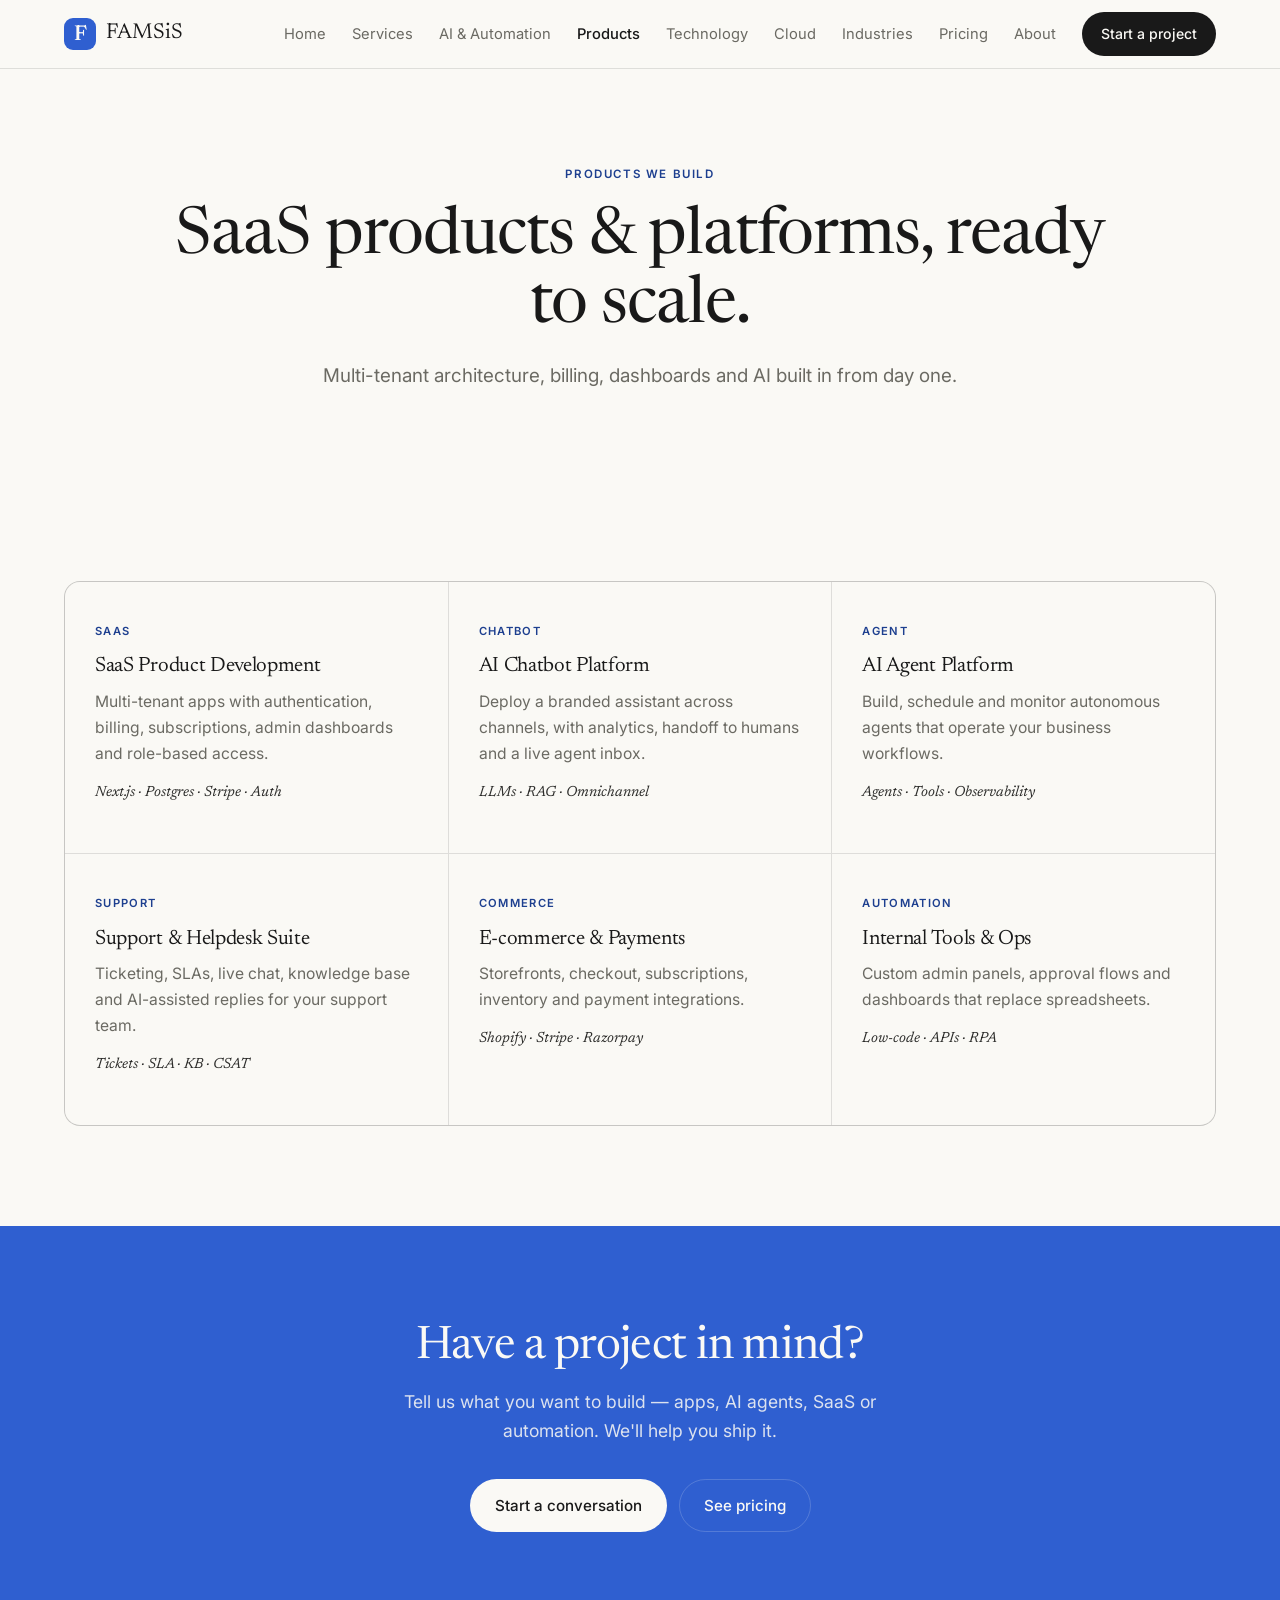
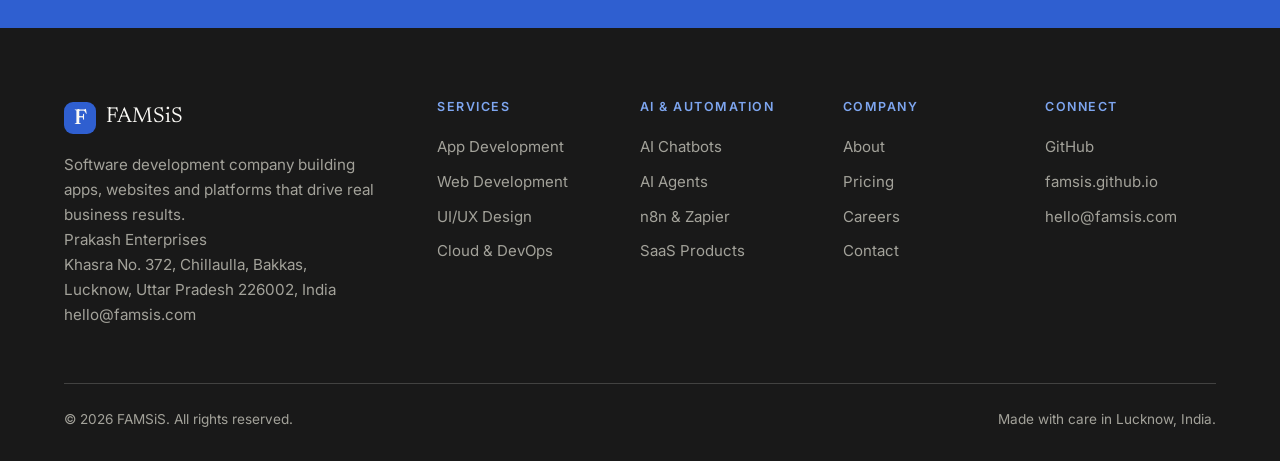
<file: products.html>
<!doctype html>
<html lang="en">
  <head>
    <meta charset="UTF-8" />
    <meta name="viewport" content="width=device-width, initial-scale=1.0" />
    <title>Products — FAMSiS</title>
    <meta name="description" content="SaaS products, AI chatbot platform, agent platform, helpdesk and e-commerce solutions." />
    <link rel="icon" href="data:image/svg+xml,<svg xmlns='http://www.w3.org/2000/svg' viewBox='0 0 100 100'><rect width='100' height='100' rx='22' fill='%23CC785C'/><text x='50' y='72' font-size='64' text-anchor='middle' fill='%23FAF9F5' font-family='Georgia,serif' font-weight='700'>F</text></svg>" />
    <link rel="preconnect" href="https://fonts.googleapis.com" />
    <link rel="preconnect" href="https://fonts.gstatic.com" crossorigin />
    <link href="https://fonts.googleapis.com/css2?family=Newsreader:ital,opsz,wght@0,6..72,300;0,6..72,400;0,6..72,500;1,6..72,400&family=Inter:wght@400;500;600&family=JetBrains+Mono:wght@400;500&display=swap" rel="stylesheet" />
    <link rel="stylesheet" href="styles.css" />
  </head>
  <body>
    <svg width="0" height="0" style="position: absolute" aria-hidden="true">
      <symbol id="i-mobile" viewBox="0 0 24 24"><rect x="7" y="2" width="10" height="20" rx="2.5"/><line x1="11" y1="18" x2="13" y2="18"/></symbol>
      <symbol id="i-globe" viewBox="0 0 24 24"><circle cx="12" cy="12" r="9"/><path d="M3 12h18M12 3c2.5 2.5 2.5 15 0 18M12 3c-2.5 2.5-2.5 15 0 18"/></symbol>
      <symbol id="i-palette" viewBox="0 0 24 24"><path d="M12 3a9 9 0 0 0 0 18c1.2 0 2-.8 2-2 0-.6-.2-1-.6-1.4-.3-.4-.4-.8-.4-1.1 0-.8.7-1.5 1.5-1.5H16a5 5 0 0 0 5-5c0-3.9-4-7-9-7Z"/><circle cx="7.5" cy="11" r="1"/><circle cx="10" cy="7.5" r="1"/><circle cx="14.5" cy="7.5" r="1"/></symbol>
      <symbol id="i-cloud" viewBox="0 0 24 24"><path d="M7 18a4 4 0 0 1 0-8 5.5 5.5 0 0 1 10.6-1.5A3.5 3.5 0 0 1 18 18Z"/></symbol>
      <symbol id="i-cart" viewBox="0 0 24 24"><circle cx="9" cy="20" r="1.5"/><circle cx="18" cy="20" r="1.5"/><path d="M3 4h2l2.4 11h11L21 7H6"/></symbol>
      <symbol id="i-headset" viewBox="0 0 24 24"><path d="M4 13v-1a8 8 0 0 1 16 0v1"/><rect x="2.5" y="13" width="4" height="6" rx="1.5"/><rect x="17.5" y="13" width="4" height="6" rx="1.5"/><path d="M20 19a3 3 0 0 1-3 3h-3"/></symbol>
      <symbol id="i-robot" viewBox="0 0 24 24"><rect x="4" y="7" width="16" height="12" rx="3"/><line x1="12" y1="3" x2="12" y2="7"/><circle cx="12" cy="3" r="1.3"/><circle cx="9" cy="13" r="1.3"/><circle cx="15" cy="13" r="1.3"/></symbol>
      <symbol id="i-bolt" viewBox="0 0 24 24"><path d="M13 2 4 14h6l-1 8 9-12h-6l1-8Z"/></symbol>
      <symbol id="i-cog" viewBox="0 0 24 24"><circle cx="12" cy="12" r="3"/><path d="M12 2v3M12 19v3M2 12h3M19 12h3M4.9 4.9l2.1 2.1M17 17l2.1 2.1M19.1 4.9 17 7M7 17l-2.1 2.1"/></symbol>
      <symbol id="i-chart" viewBox="0 0 24 24"><path d="M4 20V10M10 20V4M16 20v-7M22 20H2"/></symbol>
      <symbol id="i-shield" viewBox="0 0 24 24"><path d="M12 3 5 6v6c0 5 3 7.5 7 9 4-1.5 7-4 7-9V6l-7-3Z"/></symbol>
      <symbol id="i-plug" viewBox="0 0 24 24"><path d="M9 3v5M15 3v5M7 8h10v4a5 5 0 0 1-10 0V8ZM12 17v4"/></symbol>
      <symbol id="i-arrow" viewBox="0 0 24 24"><path d="M5 12h14M13 6l6 6-6 6"/></symbol>
      <symbol id="i-terminal" viewBox="0 0 24 24"><rect x="3" y="4" width="18" height="16" rx="3"/><path d="M7 9l3 3-3 3M13 15h4"/></symbol>
      <symbol id="i-check" viewBox="0 0 24 24"><path d="M4 12.5 9.5 18 20 6"/></symbol>
    </svg>
    <header class="nav">
      <div class="wrap nav-inner">
        <a class="brand" href="index.html"><span class="mark">F</span><span class="brand-name">FAMSiS</span></a>
        <nav class="nav-links">
          <a href="index.html">Home</a>
          <a href="services.html">Services</a>
          <a href="ai-automation.html">AI & Automation</a>
          <a href="products.html" class="active">Products</a>
          <a href="technology.html">Technology</a>
          <a href="cloud.html">Cloud</a>
          <a href="industries.html">Industries</a>
          <a href="pricing.html">Pricing</a>
          <a href="about.html">About</a>
          <a class="btn btn-dark btn-sm" href="contact.html">Start a project</a>
        </nav>
        <button class="nav-toggle" type="button" aria-label="Toggle menu" aria-expanded="false">
          <span></span><span></span><span></span>
        </button>
      </div>
    </header>
    <main>
      <section class="page-hero">
        <div class="wrap">
          <p class="kicker">Products we build</p>
          <h1>SaaS products &amp; platforms, ready to scale.</h1>
          <p class="lede center">Multi-tenant architecture, billing, dashboards and AI built in from day one.</p>
        </div>
      </section>
      <section class="section">
        <div class="wrap">
          <div class="products">
            <article class="product"><span class="product-tag">SaaS</span><h3>SaaS Product Development</h3><p>Multi-tenant apps with authentication, billing, subscriptions, admin dashboards and role-based access.</p><p class="product-tech">Next.js · Postgres · Stripe · Auth</p></article>
            <article class="product"><span class="product-tag">Chatbot</span><h3>AI Chatbot Platform</h3><p>Deploy a branded assistant across channels, with analytics, handoff to humans and a live agent inbox.</p><p class="product-tech">LLMs · RAG · Omnichannel</p></article>
            <article class="product"><span class="product-tag">Agent</span><h3>AI Agent Platform</h3><p>Build, schedule and monitor autonomous agents that operate your business workflows.</p><p class="product-tech">Agents · Tools · Observability</p></article>
            <article class="product"><span class="product-tag">Support</span><h3>Support &amp; Helpdesk Suite</h3><p>Ticketing, SLAs, live chat, knowledge base and AI-assisted replies for your support team.</p><p class="product-tech">Tickets · SLA · KB · CSAT</p></article>
            <article class="product"><span class="product-tag">Commerce</span><h3>E-commerce &amp; Payments</h3><p>Storefronts, checkout, subscriptions, inventory and payment integrations.</p><p class="product-tech">Shopify · Stripe · Razorpay</p></article>
            <article class="product"><span class="product-tag">Automation</span><h3>Internal Tools &amp; Ops</h3><p>Custom admin panels, approval flows and dashboards that replace spreadsheets.</p><p class="product-tech">Low-code · APIs · RPA</p></article>
          </div>
        </div>
      </section>
      <section class="cta-band">
        <div class="wrap">
          <h2>Have a project in mind?</h2>
          <p>Tell us what you want to build — apps, AI agents, SaaS or automation. We'll help you ship it.</p>
          <div class="hero-actions center">
            <a class="btn btn-light" href="contact.html">Start a conversation</a>
            <a class="btn btn-outline-light" href="pricing.html">See pricing</a>
          </div>
        </div>
      </section>
    </main>
    <footer class="footer">
      <div class="wrap footer-grid">
        <div class="footer-brand">
          <a class="brand" href="index.html"><span class="mark">F</span><span class="brand-name">FAMSiS</span></a>
          <p>Software development company building apps, websites and platforms that drive real business results.</p>
          <p>Prakash Enterprises<br />Khasra No. 372, Chillaulla, Bakkas,<br />Lucknow, Uttar Pradesh 226002, India<br /><a href="mailto:hello@famsis.com">hello@famsis.com</a></p>
        </div>
        <div><h5>Services</h5><ul><li><a href="services.html">App Development</a></li><li><a href="services.html">Web Development</a></li><li><a href="services.html">UI/UX Design</a></li><li><a href="cloud.html">Cloud &amp; DevOps</a></li></ul></div>
        <div><h5>AI &amp; Automation</h5><ul><li><a href="ai-automation.html">AI Chatbots</a></li><li><a href="ai-automation.html">AI Agents</a></li><li><a href="ai-automation.html">n8n &amp; Zapier</a></li><li><a href="products.html">SaaS Products</a></li></ul></div>
        <div><h5>Company</h5><ul><li><a href="about.html">About</a></li><li><a href="pricing.html">Pricing</a></li><li><a href="https://famsis.github.io/about.html">Careers</a></li><li><a href="contact.html">Contact</a></li></ul></div>
        <div><h5>Connect</h5><ul><li><a href="https://github.com/famsis">GitHub</a></li><li><a href="https://famsis.github.io">famsis.github.io</a></li><li><a href="mailto:hello@famsis.com">hello@famsis.com</a></li></ul></div>
      </div>
      <div class="wrap copyright">
        <span>© <span id="year"></span> FAMSiS. All rights reserved.</span>
        <span>Made with care in Lucknow, India.</span>
      </div>
    </footer>
    <script>document.getElementById("year").textContent = new Date().getFullYear();</script>
    <script src="assets/site.js"></script>
  </body>
</html>
</file>
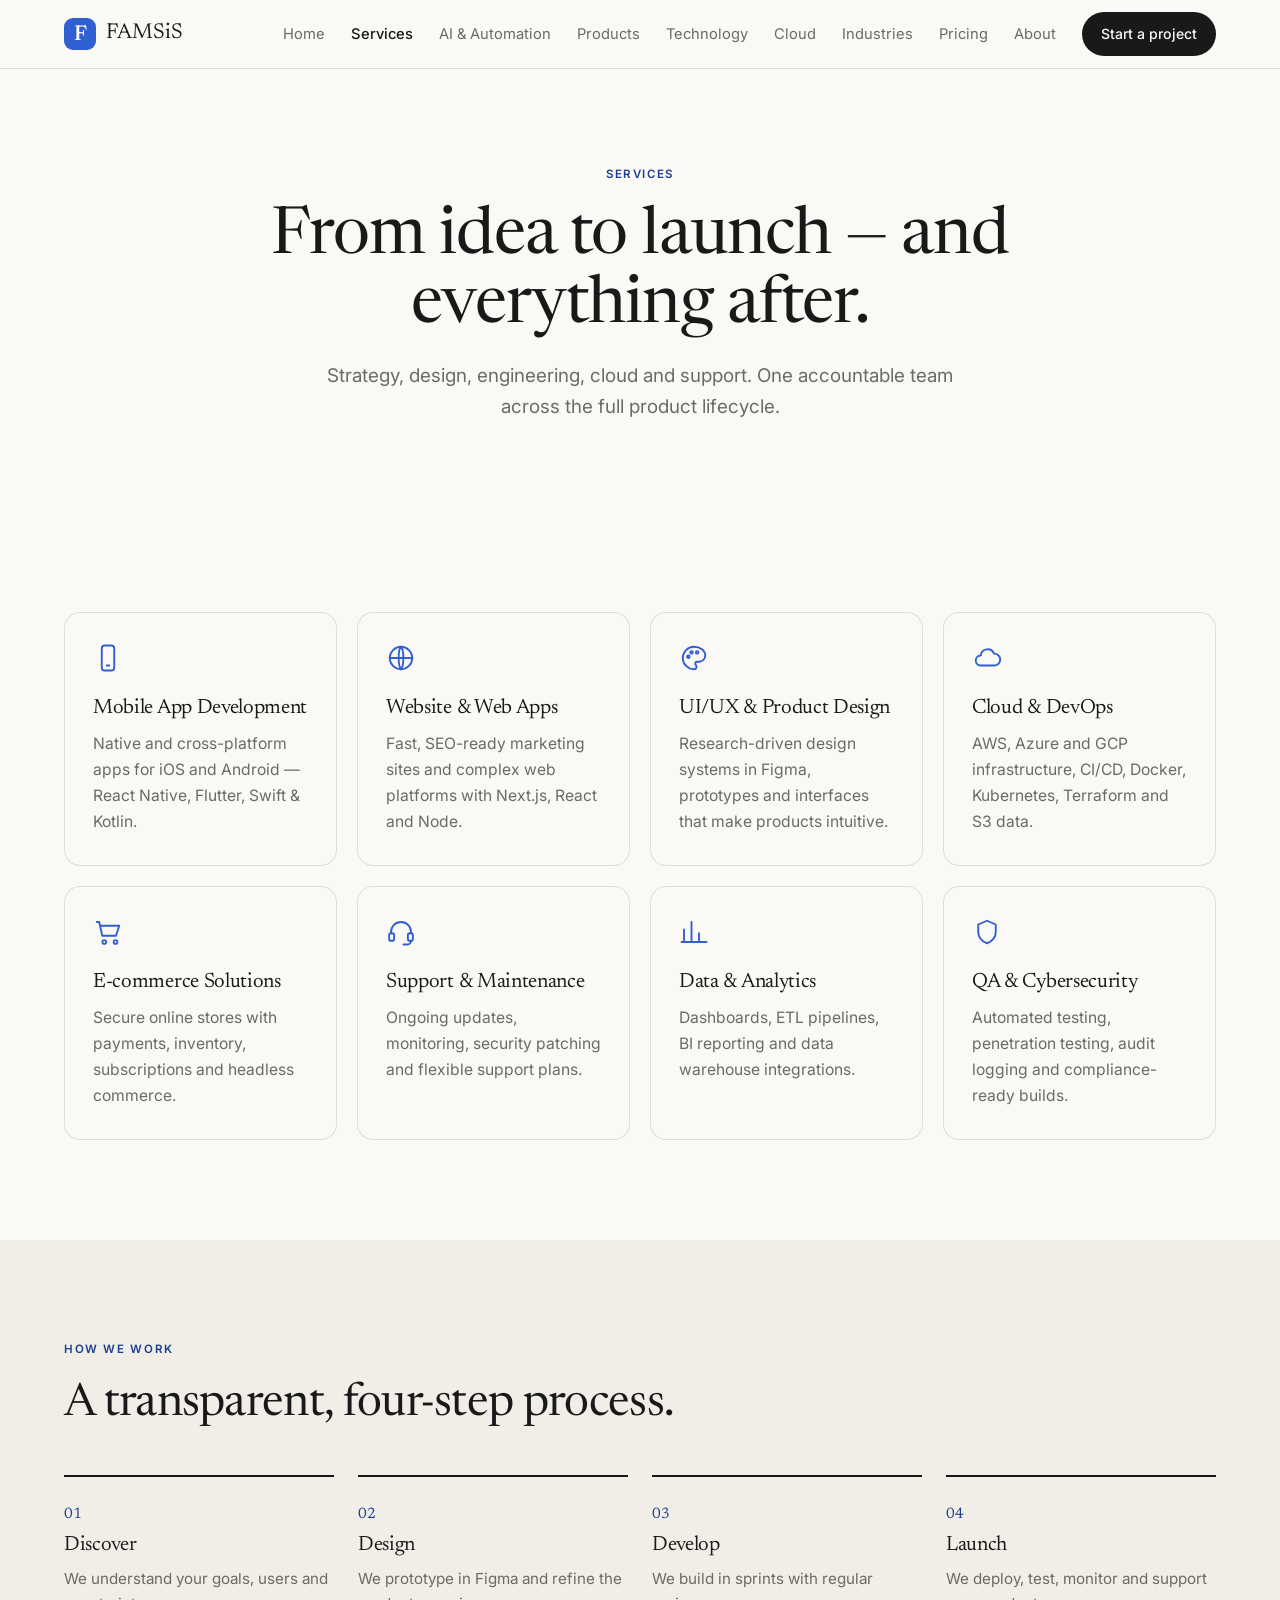
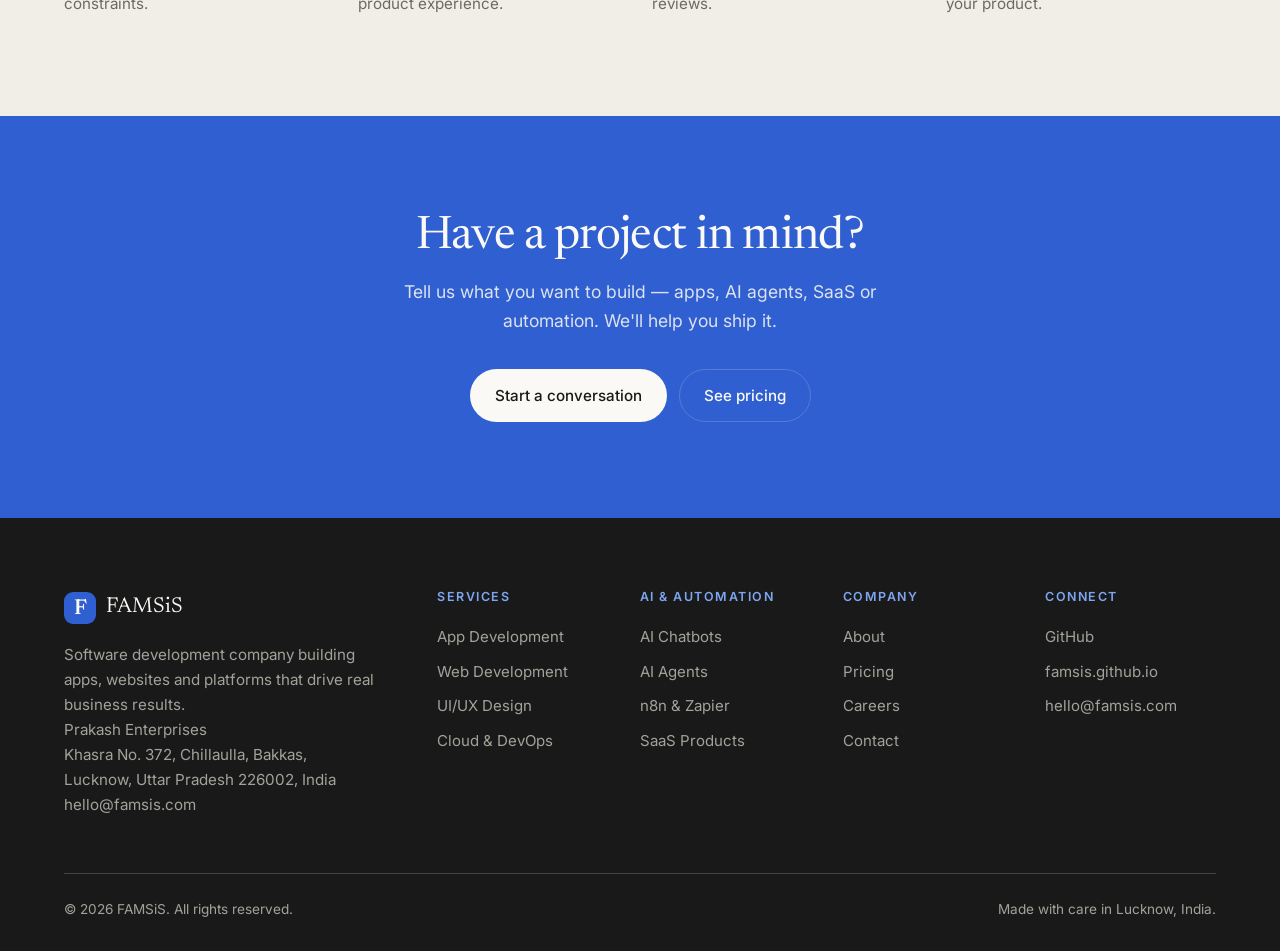
<file: services.html>
<!doctype html>
<html lang="en">
  <head>
    <meta charset="UTF-8" />
    <meta name="viewport" content="width=device-width, initial-scale=1.0" />
    <title>Services — FAMSiS</title>
    <meta name="description" content="App development, web development, UI/UX design, cloud & DevOps, e-commerce and support." />
    <link rel="icon" href="data:image/svg+xml,<svg xmlns='http://www.w3.org/2000/svg' viewBox='0 0 100 100'><rect width='100' height='100' rx='22' fill='%23CC785C'/><text x='50' y='72' font-size='64' text-anchor='middle' fill='%23FAF9F5' font-family='Georgia,serif' font-weight='700'>F</text></svg>" />
    <link rel="preconnect" href="https://fonts.googleapis.com" />
    <link rel="preconnect" href="https://fonts.gstatic.com" crossorigin />
    <link href="https://fonts.googleapis.com/css2?family=Newsreader:ital,opsz,wght@0,6..72,300;0,6..72,400;0,6..72,500;1,6..72,400&family=Inter:wght@400;500;600&family=JetBrains+Mono:wght@400;500&display=swap" rel="stylesheet" />
    <link rel="stylesheet" href="styles.css" />
  </head>
  <body>
    <svg width="0" height="0" style="position: absolute" aria-hidden="true">
      <symbol id="i-mobile" viewBox="0 0 24 24"><rect x="7" y="2" width="10" height="20" rx="2.5"/><line x1="11" y1="18" x2="13" y2="18"/></symbol>
      <symbol id="i-globe" viewBox="0 0 24 24"><circle cx="12" cy="12" r="9"/><path d="M3 12h18M12 3c2.5 2.5 2.5 15 0 18M12 3c-2.5 2.5-2.5 15 0 18"/></symbol>
      <symbol id="i-palette" viewBox="0 0 24 24"><path d="M12 3a9 9 0 0 0 0 18c1.2 0 2-.8 2-2 0-.6-.2-1-.6-1.4-.3-.4-.4-.8-.4-1.1 0-.8.7-1.5 1.5-1.5H16a5 5 0 0 0 5-5c0-3.9-4-7-9-7Z"/><circle cx="7.5" cy="11" r="1"/><circle cx="10" cy="7.5" r="1"/><circle cx="14.5" cy="7.5" r="1"/></symbol>
      <symbol id="i-cloud" viewBox="0 0 24 24"><path d="M7 18a4 4 0 0 1 0-8 5.5 5.5 0 0 1 10.6-1.5A3.5 3.5 0 0 1 18 18Z"/></symbol>
      <symbol id="i-cart" viewBox="0 0 24 24"><circle cx="9" cy="20" r="1.5"/><circle cx="18" cy="20" r="1.5"/><path d="M3 4h2l2.4 11h11L21 7H6"/></symbol>
      <symbol id="i-headset" viewBox="0 0 24 24"><path d="M4 13v-1a8 8 0 0 1 16 0v1"/><rect x="2.5" y="13" width="4" height="6" rx="1.5"/><rect x="17.5" y="13" width="4" height="6" rx="1.5"/><path d="M20 19a3 3 0 0 1-3 3h-3"/></symbol>
      <symbol id="i-robot" viewBox="0 0 24 24"><rect x="4" y="7" width="16" height="12" rx="3"/><line x1="12" y1="3" x2="12" y2="7"/><circle cx="12" cy="3" r="1.3"/><circle cx="9" cy="13" r="1.3"/><circle cx="15" cy="13" r="1.3"/></symbol>
      <symbol id="i-bolt" viewBox="0 0 24 24"><path d="M13 2 4 14h6l-1 8 9-12h-6l1-8Z"/></symbol>
      <symbol id="i-cog" viewBox="0 0 24 24"><circle cx="12" cy="12" r="3"/><path d="M12 2v3M12 19v3M2 12h3M19 12h3M4.9 4.9l2.1 2.1M17 17l2.1 2.1M19.1 4.9 17 7M7 17l-2.1 2.1"/></symbol>
      <symbol id="i-chart" viewBox="0 0 24 24"><path d="M4 20V10M10 20V4M16 20v-7M22 20H2"/></symbol>
      <symbol id="i-shield" viewBox="0 0 24 24"><path d="M12 3 5 6v6c0 5 3 7.5 7 9 4-1.5 7-4 7-9V6l-7-3Z"/></symbol>
      <symbol id="i-plug" viewBox="0 0 24 24"><path d="M9 3v5M15 3v5M7 8h10v4a5 5 0 0 1-10 0V8ZM12 17v4"/></symbol>
      <symbol id="i-arrow" viewBox="0 0 24 24"><path d="M5 12h14M13 6l6 6-6 6"/></symbol>
      <symbol id="i-terminal" viewBox="0 0 24 24"><rect x="3" y="4" width="18" height="16" rx="3"/><path d="M7 9l3 3-3 3M13 15h4"/></symbol>
      <symbol id="i-check" viewBox="0 0 24 24"><path d="M4 12.5 9.5 18 20 6"/></symbol>
    </svg>
    <header class="nav">
      <div class="wrap nav-inner">
        <a class="brand" href="index.html"><span class="mark">F</span><span class="brand-name">FAMSiS</span></a>
        <nav class="nav-links">
          <a href="index.html">Home</a>
          <a href="services.html" class="active">Services</a>
          <a href="ai-automation.html">AI & Automation</a>
          <a href="products.html">Products</a>
          <a href="technology.html">Technology</a>
          <a href="cloud.html">Cloud</a>
          <a href="industries.html">Industries</a>
          <a href="pricing.html">Pricing</a>
          <a href="about.html">About</a>
          <a class="btn btn-dark btn-sm" href="contact.html">Start a project</a>
        </nav>
        <button class="nav-toggle" type="button" aria-label="Toggle menu" aria-expanded="false">
          <span></span><span></span><span></span>
        </button>
      </div>
    </header>
    <main>
      <section class="page-hero">
        <div class="wrap">
          <p class="kicker">Services</p>
          <h1>From idea to launch — and everything after.</h1>
          <p class="lede center">Strategy, design, engineering, cloud and support. One accountable team across the full product lifecycle.</p>
        </div>
      </section>

      <section class="section">
        <div class="wrap">
<div class="cards">
            <article class="card"><svg class="ic-lg"><use href="#i-mobile"/></svg><h3>Mobile App Development</h3><p>Native and cross-platform apps for iOS and Android — React Native, Flutter, Swift &amp; Kotlin.</p></article>
            <article class="card"><svg class="ic-lg"><use href="#i-globe"/></svg><h3>Website &amp; Web Apps</h3><p>Fast, SEO-ready marketing sites and complex web platforms with Next.js, React and Node.</p></article>
            <article class="card"><svg class="ic-lg"><use href="#i-palette"/></svg><h3>UI/UX &amp; Product Design</h3><p>Research-driven design systems in Figma, prototypes and interfaces that make products intuitive.</p></article>
            <article class="card"><svg class="ic-lg"><use href="#i-cloud"/></svg><h3>Cloud &amp; DevOps</h3><p>AWS, Azure and GCP infrastructure, CI/CD, Docker, Kubernetes, Terraform and S3 data.</p></article>
            <article class="card"><svg class="ic-lg"><use href="#i-cart"/></svg><h3>E-commerce Solutions</h3><p>Secure online stores with payments, inventory, subscriptions and headless commerce.</p></article>
            <article class="card"><svg class="ic-lg"><use href="#i-headset"/></svg><h3>Support &amp; Maintenance</h3><p>Ongoing updates, monitoring, security patching and flexible support plans.</p></article>
            <article class="card"><svg class="ic-lg"><use href="#i-chart"/></svg><h3>Data &amp; Analytics</h3><p>Dashboards, ETL pipelines, BI reporting and data warehouse integrations.</p></article>
            <article class="card"><svg class="ic-lg"><use href="#i-shield"/></svg><h3>QA &amp; Cybersecurity</h3><p>Automated testing, penetration testing, audit logging and compliance-ready builds.</p></article>
          </div>
        </div>
      </section>

      <section class="section band-ivory">
        <div class="wrap">
          <p class="kicker">How we work</p>
          <h2>A transparent, four-step process.</h2>
          <ol class="steps">
            <li><span class="step-no">01</span><h3>Discover</h3><p>We understand your goals, users and constraints.</p></li>
            <li><span class="step-no">02</span><h3>Design</h3><p>We prototype in Figma and refine the product experience.</p></li>
            <li><span class="step-no">03</span><h3>Develop</h3><p>We build in sprints with regular reviews.</p></li>
            <li><span class="step-no">04</span><h3>Launch</h3><p>We deploy, test, monitor and support your product.</p></li>
          </ol>
        </div>
      </section>
      <section class="cta-band">
        <div class="wrap">
          <h2>Have a project in mind?</h2>
          <p>Tell us what you want to build — apps, AI agents, SaaS or automation. We'll help you ship it.</p>
          <div class="hero-actions center">
            <a class="btn btn-light" href="contact.html">Start a conversation</a>
            <a class="btn btn-outline-light" href="pricing.html">See pricing</a>
          </div>
        </div>
      </section>
    </main>
    <footer class="footer">
      <div class="wrap footer-grid">
        <div class="footer-brand">
          <a class="brand" href="index.html"><span class="mark">F</span><span class="brand-name">FAMSiS</span></a>
          <p>Software development company building apps, websites and platforms that drive real business results.</p>
          <p>Prakash Enterprises<br />Khasra No. 372, Chillaulla, Bakkas,<br />Lucknow, Uttar Pradesh 226002, India<br /><a href="mailto:hello@famsis.com">hello@famsis.com</a></p>
        </div>
        <div><h5>Services</h5><ul><li><a href="services.html">App Development</a></li><li><a href="services.html">Web Development</a></li><li><a href="services.html">UI/UX Design</a></li><li><a href="cloud.html">Cloud &amp; DevOps</a></li></ul></div>
        <div><h5>AI &amp; Automation</h5><ul><li><a href="ai-automation.html">AI Chatbots</a></li><li><a href="ai-automation.html">AI Agents</a></li><li><a href="ai-automation.html">n8n &amp; Zapier</a></li><li><a href="products.html">SaaS Products</a></li></ul></div>
        <div><h5>Company</h5><ul><li><a href="about.html">About</a></li><li><a href="pricing.html">Pricing</a></li><li><a href="https://famsis.github.io/about.html">Careers</a></li><li><a href="contact.html">Contact</a></li></ul></div>
        <div><h5>Connect</h5><ul><li><a href="https://github.com/famsis">GitHub</a></li><li><a href="https://famsis.github.io">famsis.github.io</a></li><li><a href="mailto:hello@famsis.com">hello@famsis.com</a></li></ul></div>
      </div>
      <div class="wrap copyright">
        <span>© <span id="year"></span> FAMSiS. All rights reserved.</span>
        <span>Made with care in Lucknow, India.</span>
      </div>
    </footer>
    <script>document.getElementById("year").textContent = new Date().getFullYear();</script>
    <script src="assets/site.js"></script>
  </body>
</html>
</file>
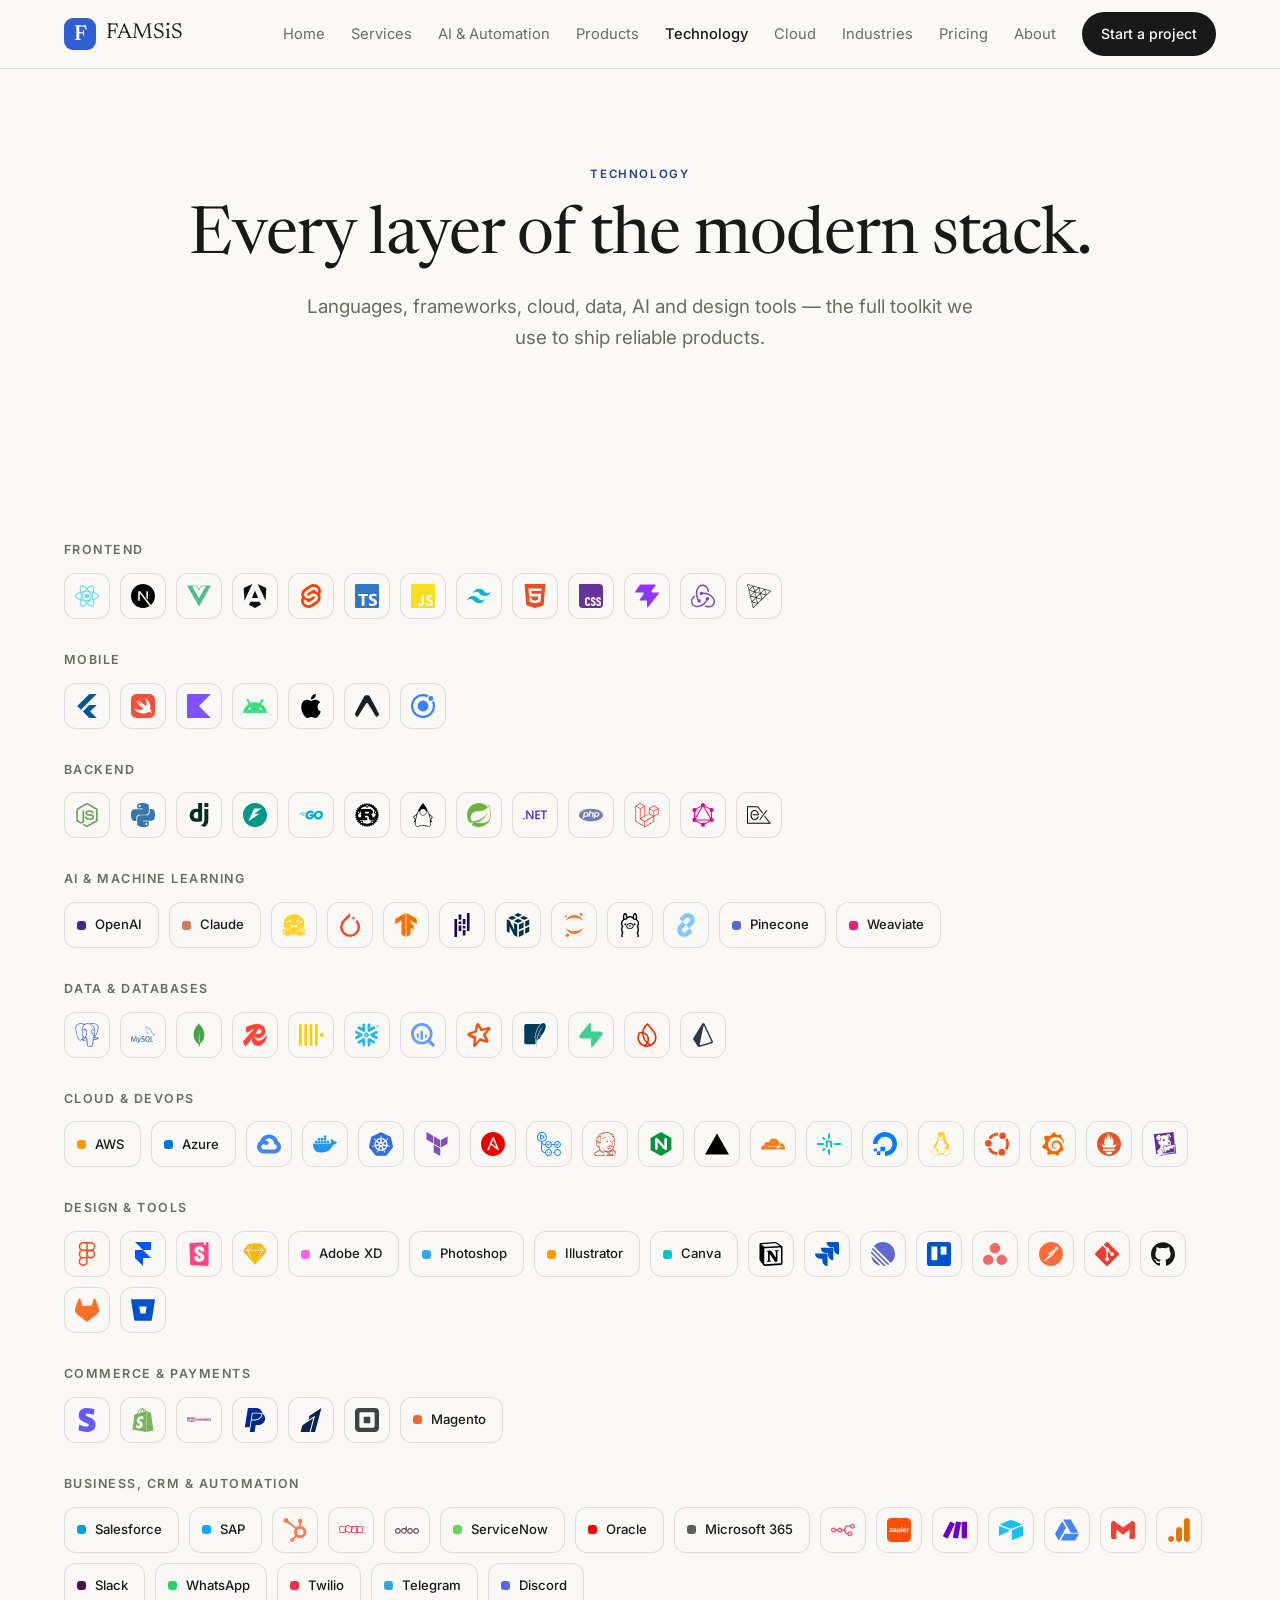
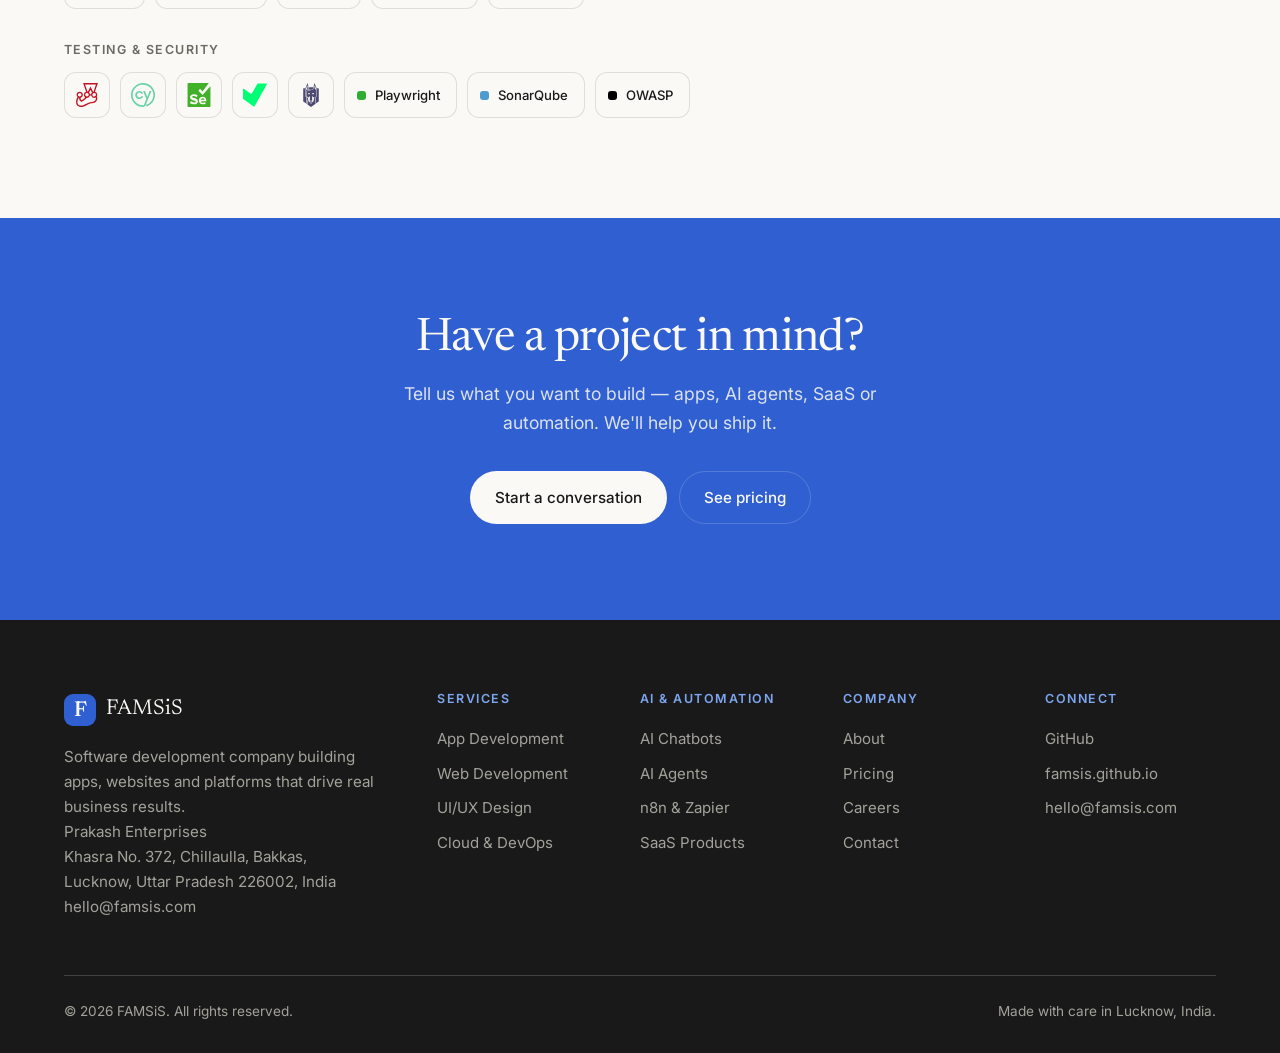
<file: technology.html>
<!doctype html>
<html lang="en">
  <head>
    <meta charset="UTF-8" />
    <meta name="viewport" content="width=device-width, initial-scale=1.0" />
    <title>Technology — FAMSiS</title>
    <meta name="description" content="Full technology stack: React, Next.js, Python, Flutter, AWS, Docker, PostgreSQL, Figma and more." />
    <link rel="icon" href="data:image/svg+xml,<svg xmlns='http://www.w3.org/2000/svg' viewBox='0 0 100 100'><rect width='100' height='100' rx='22' fill='%23CC785C'/><text x='50' y='72' font-size='64' text-anchor='middle' fill='%23FAF9F5' font-family='Georgia,serif' font-weight='700'>F</text></svg>" />
    <link rel="preconnect" href="https://fonts.googleapis.com" />
    <link rel="preconnect" href="https://fonts.gstatic.com" crossorigin />
    <link href="https://fonts.googleapis.com/css2?family=Newsreader:ital,opsz,wght@0,6..72,300;0,6..72,400;0,6..72,500;1,6..72,400&family=Inter:wght@400;500;600&family=JetBrains+Mono:wght@400;500&display=swap" rel="stylesheet" />
    <link rel="stylesheet" href="styles.css" />
  </head>
  <body>
    <svg width="0" height="0" style="position: absolute" aria-hidden="true">
      <symbol id="i-mobile" viewBox="0 0 24 24"><rect x="7" y="2" width="10" height="20" rx="2.5"/><line x1="11" y1="18" x2="13" y2="18"/></symbol>
      <symbol id="i-globe" viewBox="0 0 24 24"><circle cx="12" cy="12" r="9"/><path d="M3 12h18M12 3c2.5 2.5 2.5 15 0 18M12 3c-2.5 2.5-2.5 15 0 18"/></symbol>
      <symbol id="i-palette" viewBox="0 0 24 24"><path d="M12 3a9 9 0 0 0 0 18c1.2 0 2-.8 2-2 0-.6-.2-1-.6-1.4-.3-.4-.4-.8-.4-1.1 0-.8.7-1.5 1.5-1.5H16a5 5 0 0 0 5-5c0-3.9-4-7-9-7Z"/><circle cx="7.5" cy="11" r="1"/><circle cx="10" cy="7.5" r="1"/><circle cx="14.5" cy="7.5" r="1"/></symbol>
      <symbol id="i-cloud" viewBox="0 0 24 24"><path d="M7 18a4 4 0 0 1 0-8 5.5 5.5 0 0 1 10.6-1.5A3.5 3.5 0 0 1 18 18Z"/></symbol>
      <symbol id="i-cart" viewBox="0 0 24 24"><circle cx="9" cy="20" r="1.5"/><circle cx="18" cy="20" r="1.5"/><path d="M3 4h2l2.4 11h11L21 7H6"/></symbol>
      <symbol id="i-headset" viewBox="0 0 24 24"><path d="M4 13v-1a8 8 0 0 1 16 0v1"/><rect x="2.5" y="13" width="4" height="6" rx="1.5"/><rect x="17.5" y="13" width="4" height="6" rx="1.5"/><path d="M20 19a3 3 0 0 1-3 3h-3"/></symbol>
      <symbol id="i-robot" viewBox="0 0 24 24"><rect x="4" y="7" width="16" height="12" rx="3"/><line x1="12" y1="3" x2="12" y2="7"/><circle cx="12" cy="3" r="1.3"/><circle cx="9" cy="13" r="1.3"/><circle cx="15" cy="13" r="1.3"/></symbol>
      <symbol id="i-bolt" viewBox="0 0 24 24"><path d="M13 2 4 14h6l-1 8 9-12h-6l1-8Z"/></symbol>
      <symbol id="i-cog" viewBox="0 0 24 24"><circle cx="12" cy="12" r="3"/><path d="M12 2v3M12 19v3M2 12h3M19 12h3M4.9 4.9l2.1 2.1M17 17l2.1 2.1M19.1 4.9 17 7M7 17l-2.1 2.1"/></symbol>
      <symbol id="i-chart" viewBox="0 0 24 24"><path d="M4 20V10M10 20V4M16 20v-7M22 20H2"/></symbol>
      <symbol id="i-shield" viewBox="0 0 24 24"><path d="M12 3 5 6v6c0 5 3 7.5 7 9 4-1.5 7-4 7-9V6l-7-3Z"/></symbol>
      <symbol id="i-plug" viewBox="0 0 24 24"><path d="M9 3v5M15 3v5M7 8h10v4a5 5 0 0 1-10 0V8ZM12 17v4"/></symbol>
      <symbol id="i-arrow" viewBox="0 0 24 24"><path d="M5 12h14M13 6l6 6-6 6"/></symbol>
      <symbol id="i-terminal" viewBox="0 0 24 24"><rect x="3" y="4" width="18" height="16" rx="3"/><path d="M7 9l3 3-3 3M13 15h4"/></symbol>
      <symbol id="i-check" viewBox="0 0 24 24"><path d="M4 12.5 9.5 18 20 6"/></symbol>
    </svg>
    <header class="nav">
      <div class="wrap nav-inner">
        <a class="brand" href="index.html"><span class="mark">F</span><span class="brand-name">FAMSiS</span></a>
        <nav class="nav-links">
          <a href="index.html">Home</a>
          <a href="services.html">Services</a>
          <a href="ai-automation.html">AI & Automation</a>
          <a href="products.html">Products</a>
          <a href="technology.html" class="active">Technology</a>
          <a href="cloud.html">Cloud</a>
          <a href="industries.html">Industries</a>
          <a href="pricing.html">Pricing</a>
          <a href="about.html">About</a>
          <a class="btn btn-dark btn-sm" href="contact.html">Start a project</a>
        </nav>
        <button class="nav-toggle" type="button" aria-label="Toggle menu" aria-expanded="false">
          <span></span><span></span><span></span>
        </button>
      </div>
    </header>
    <main>
      <section class="page-hero">
        <div class="wrap">
          <p class="kicker">Technology</p>
          <h1>Every layer of the modern stack.</h1>
          <p class="lede center">Languages, frameworks, cloud, data, AI and design tools — the full toolkit we use to ship reliable products.</p>
        </div>
      </section>
      <section class="section">
        <div class="wrap">
          <div class="logogroups">
      <div class="logogroup"><h4>Frontend</h4><div class="logos">
      <img loading="lazy" src="assets/logos/react.svg" alt="react" title="react" />
      <img loading="lazy" src="assets/logos/nextdotjs.svg" alt="nextdotjs" title="nextdotjs" />
      <img loading="lazy" src="assets/logos/vuedotjs.svg" alt="vuedotjs" title="vuedotjs" />
      <img loading="lazy" src="assets/logos/angular.svg" alt="angular" title="angular" />
      <img loading="lazy" src="assets/logos/svelte.svg" alt="svelte" title="svelte" />
      <img loading="lazy" src="assets/logos/typescript.svg" alt="typescript" title="typescript" />
      <img loading="lazy" src="assets/logos/javascript.svg" alt="javascript" title="javascript" />
      <img loading="lazy" src="assets/logos/tailwindcss.svg" alt="tailwindcss" title="tailwindcss" />
      <img loading="lazy" src="assets/logos/html5.svg" alt="html5" title="html5" />
      <img loading="lazy" src="assets/logos/css.svg" alt="css" title="css" />
      <img loading="lazy" src="assets/logos/vite.svg" alt="vite" title="vite" />
      <img loading="lazy" src="assets/logos/redux.svg" alt="redux" title="redux" />
      <img loading="lazy" src="assets/logos/threedotjs.svg" alt="threedotjs" title="threedotjs" />
      </div></div>
      <div class="logogroup"><h4>Mobile</h4><div class="logos">
      <img loading="lazy" src="assets/logos/flutter.svg" alt="flutter" title="flutter" />
      <img loading="lazy" src="assets/logos/swift.svg" alt="swift" title="swift" />
      <img loading="lazy" src="assets/logos/kotlin.svg" alt="kotlin" title="kotlin" />
      <img loading="lazy" src="assets/logos/android.svg" alt="android" title="android" />
      <img loading="lazy" src="assets/logos/apple.svg" alt="apple" title="apple" />
      <img loading="lazy" src="assets/logos/expo.svg" alt="expo" title="expo" />
      <img loading="lazy" src="assets/logos/ionic.svg" alt="ionic" title="ionic" />
      </div></div>
      <div class="logogroup"><h4>Backend</h4><div class="logos">
      <img loading="lazy" src="assets/logos/nodedotjs.svg" alt="nodedotjs" title="nodedotjs" />
      <img loading="lazy" src="assets/logos/python.svg" alt="python" title="python" />
      <img loading="lazy" src="assets/logos/django.svg" alt="django" title="django" />
      <img loading="lazy" src="assets/logos/fastapi.svg" alt="fastapi" title="fastapi" />
      <img loading="lazy" src="assets/logos/go.svg" alt="go" title="go" />
      <img loading="lazy" src="assets/logos/rust.svg" alt="rust" title="rust" />
      <img loading="lazy" src="assets/logos/openjdk.svg" alt="openjdk" title="openjdk" />
      <img loading="lazy" src="assets/logos/spring.svg" alt="spring" title="spring" />
      <img loading="lazy" src="assets/logos/dotnet.svg" alt="dotnet" title="dotnet" />
      <img loading="lazy" src="assets/logos/php.svg" alt="php" title="php" />
      <img loading="lazy" src="assets/logos/laravel.svg" alt="laravel" title="laravel" />
      <img loading="lazy" src="assets/logos/graphql.svg" alt="graphql" title="graphql" />
      <img loading="lazy" src="assets/logos/express.svg" alt="express" title="express" />
      </div></div>
      <div class="logogroup"><h4>AI & Machine Learning</h4><div class="logos">
      <span class="brandbadge" style="--c:#412991">OpenAI</span>
      <span class="brandbadge" style="--c:#D97757">Claude</span>
      <img loading="lazy" src="assets/logos/huggingface.svg" alt="huggingface" title="huggingface" />
      <img loading="lazy" src="assets/logos/pytorch.svg" alt="pytorch" title="pytorch" />
      <img loading="lazy" src="assets/logos/tensorflow.svg" alt="tensorflow" title="tensorflow" />
      <img loading="lazy" src="assets/logos/pandas.svg" alt="pandas" title="pandas" />
      <img loading="lazy" src="assets/logos/numpy.svg" alt="numpy" title="numpy" />
      <img loading="lazy" src="assets/logos/jupyter.svg" alt="jupyter" title="jupyter" />
      <img loading="lazy" src="assets/logos/ollama.svg" alt="ollama" title="ollama" />
      <img loading="lazy" src="assets/logos/langchain.svg" alt="langchain" title="langchain" />
      <span class="brandbadge" style="--c:#5A67D8">Pinecone</span>
      <span class="brandbadge" style="--c:#E5207C">Weaviate</span>
      </div></div>
      <div class="logogroup"><h4>Data & Databases</h4><div class="logos">
      <img loading="lazy" src="assets/logos/postgresql.svg" alt="postgresql" title="postgresql" />
      <img loading="lazy" src="assets/logos/mysql.svg" alt="mysql" title="mysql" />
      <img loading="lazy" src="assets/logos/mongodb.svg" alt="mongodb" title="mongodb" />
      <img loading="lazy" src="assets/logos/redis.svg" alt="redis" title="redis" />
      <img loading="lazy" src="assets/logos/clickhouse.svg" alt="clickhouse" title="clickhouse" />
      <img loading="lazy" src="assets/logos/snowflake.svg" alt="snowflake" title="snowflake" />
      <img loading="lazy" src="assets/logos/googlebigquery.svg" alt="googlebigquery" title="googlebigquery" />
      <img loading="lazy" src="assets/logos/apachespark.svg" alt="apachespark" title="apachespark" />
      <img loading="lazy" src="assets/logos/sqlite.svg" alt="sqlite" title="sqlite" />
      <img loading="lazy" src="assets/logos/supabase.svg" alt="supabase" title="supabase" />
      <img loading="lazy" src="assets/logos/firebase.svg" alt="firebase" title="firebase" />
      <img loading="lazy" src="assets/logos/prisma.svg" alt="prisma" title="prisma" />
      </div></div>
      <div class="logogroup"><h4>Cloud & DevOps</h4><div class="logos">
      <span class="brandbadge" style="--c:#FF9900">AWS</span>
      <span class="brandbadge" style="--c:#0078D4">Azure</span>
      <img loading="lazy" src="assets/logos/googlecloud.svg" alt="googlecloud" title="googlecloud" />
      <img loading="lazy" src="assets/logos/docker.svg" alt="docker" title="docker" />
      <img loading="lazy" src="assets/logos/kubernetes.svg" alt="kubernetes" title="kubernetes" />
      <img loading="lazy" src="assets/logos/terraform.svg" alt="terraform" title="terraform" />
      <img loading="lazy" src="assets/logos/ansible.svg" alt="ansible" title="ansible" />
      <img loading="lazy" src="assets/logos/githubactions.svg" alt="githubactions" title="githubactions" />
      <img loading="lazy" src="assets/logos/jenkins.svg" alt="jenkins" title="jenkins" />
      <img loading="lazy" src="assets/logos/nginx.svg" alt="nginx" title="nginx" />
      <img loading="lazy" src="assets/logos/vercel.svg" alt="vercel" title="vercel" />
      <img loading="lazy" src="assets/logos/cloudflare.svg" alt="cloudflare" title="cloudflare" />
      <img loading="lazy" src="assets/logos/netlify.svg" alt="netlify" title="netlify" />
      <img loading="lazy" src="assets/logos/digitalocean.svg" alt="digitalocean" title="digitalocean" />
      <img loading="lazy" src="assets/logos/linux.svg" alt="linux" title="linux" />
      <img loading="lazy" src="assets/logos/ubuntu.svg" alt="ubuntu" title="ubuntu" />
      <img loading="lazy" src="assets/logos/grafana.svg" alt="grafana" title="grafana" />
      <img loading="lazy" src="assets/logos/prometheus.svg" alt="prometheus" title="prometheus" />
      <img loading="lazy" src="assets/logos/datadog.svg" alt="datadog" title="datadog" />
      </div></div>
      <div class="logogroup"><h4>Design & Tools</h4><div class="logos">
      <img loading="lazy" src="assets/logos/figma.svg" alt="figma" title="figma" />
      <img loading="lazy" src="assets/logos/framer.svg" alt="framer" title="framer" />
      <img loading="lazy" src="assets/logos/storybook.svg" alt="storybook" title="storybook" />
      <img loading="lazy" src="assets/logos/sketch.svg" alt="sketch" title="sketch" />
      <span class="brandbadge" style="--c:#FF61F6">Adobe XD</span>
      <span class="brandbadge" style="--c:#31A8FF">Photoshop</span>
      <span class="brandbadge" style="--c:#FF9A00">Illustrator</span>
      <span class="brandbadge" style="--c:#00C4CC">Canva</span>
      <img loading="lazy" src="assets/logos/notion.svg" alt="notion" title="notion" />
      <img loading="lazy" src="assets/logos/jira.svg" alt="jira" title="jira" />
      <img loading="lazy" src="assets/logos/linear.svg" alt="linear" title="linear" />
      <img loading="lazy" src="assets/logos/trello.svg" alt="trello" title="trello" />
      <img loading="lazy" src="assets/logos/asana.svg" alt="asana" title="asana" />
      <img loading="lazy" src="assets/logos/postman.svg" alt="postman" title="postman" />
      <img loading="lazy" src="assets/logos/git.svg" alt="git" title="git" />
      <img loading="lazy" src="assets/logos/github.svg" alt="github" title="github" />
      <img loading="lazy" src="assets/logos/gitlab.svg" alt="gitlab" title="gitlab" />
      <img loading="lazy" src="assets/logos/bitbucket.svg" alt="bitbucket" title="bitbucket" />
      </div></div>
      <div class="logogroup"><h4>Commerce & Payments</h4><div class="logos">
      <img loading="lazy" src="assets/logos/stripe.svg" alt="stripe" title="stripe" />
      <img loading="lazy" src="assets/logos/shopify.svg" alt="shopify" title="shopify" />
      <img loading="lazy" src="assets/logos/woocommerce.svg" alt="woocommerce" title="woocommerce" />
      <img loading="lazy" src="assets/logos/paypal.svg" alt="paypal" title="paypal" />
      <img loading="lazy" src="assets/logos/razorpay.svg" alt="razorpay" title="razorpay" />
      <img loading="lazy" src="assets/logos/square.svg" alt="square" title="square" />
      <span class="brandbadge" style="--c:#EE672F">Magento</span>
      </div></div>
      <div class="logogroup"><h4>Business, CRM & Automation</h4><div class="logos">
      <span class="brandbadge" style="--c:#00A1E0">Salesforce</span>
      <span class="brandbadge" style="--c:#0FAAFF">SAP</span>
      <img loading="lazy" src="assets/logos/hubspot.svg" alt="hubspot" title="hubspot" />
      <img loading="lazy" src="assets/logos/zoho.svg" alt="zoho" title="zoho" />
      <img loading="lazy" src="assets/logos/odoo.svg" alt="odoo" title="odoo" />
      <span class="brandbadge" style="--c:#62D84E">ServiceNow</span>
      <span class="brandbadge" style="--c:#F80000">Oracle</span>
      <span class="brandbadge" style="--c:#5E5E5E">Microsoft 365</span>
      <img loading="lazy" src="assets/logos/n8n.svg" alt="n8n" title="n8n" />
      <img loading="lazy" src="assets/logos/zapier.svg" alt="zapier" title="zapier" />
      <img loading="lazy" src="assets/logos/make.svg" alt="make" title="make" />
      <img loading="lazy" src="assets/logos/airtable.svg" alt="airtable" title="airtable" />
      <img loading="lazy" src="assets/logos/googledrive.svg" alt="googledrive" title="googledrive" />
      <img loading="lazy" src="assets/logos/gmail.svg" alt="gmail" title="gmail" />
      <img loading="lazy" src="assets/logos/googleanalytics.svg" alt="googleanalytics" title="googleanalytics" />
      <span class="brandbadge" style="--c:#4A154B">Slack</span>
      <span class="brandbadge" style="--c:#25D366">WhatsApp</span>
      <span class="brandbadge" style="--c:#F22F46">Twilio</span>
      <span class="brandbadge" style="--c:#2CA5E0">Telegram</span>
      <span class="brandbadge" style="--c:#5865F2">Discord</span>
      </div></div>
      <div class="logogroup"><h4>Testing & Security</h4><div class="logos">
      <img loading="lazy" src="assets/logos/jest.svg" alt="jest" title="jest" />
      <img loading="lazy" src="assets/logos/cypress.svg" alt="cypress" title="cypress" />
      <img loading="lazy" src="assets/logos/selenium.svg" alt="selenium" title="selenium" />
      <img loading="lazy" src="assets/logos/vitest.svg" alt="vitest" title="vitest" />
      <img loading="lazy" src="assets/logos/snyk.svg" alt="snyk" title="snyk" />
      <span class="brandbadge" style="--c:#2EAD33">Playwright</span>
      <span class="brandbadge" style="--c:#4E9BCD">SonarQube</span>
      <span class="brandbadge" style="--c:#000000">OWASP</span>
      </div></div>
          </div>
        </div>
      </section>
      <section class="cta-band">
        <div class="wrap">
          <h2>Have a project in mind?</h2>
          <p>Tell us what you want to build — apps, AI agents, SaaS or automation. We'll help you ship it.</p>
          <div class="hero-actions center">
            <a class="btn btn-light" href="contact.html">Start a conversation</a>
            <a class="btn btn-outline-light" href="pricing.html">See pricing</a>
          </div>
        </div>
      </section>
    </main>
    <footer class="footer">
      <div class="wrap footer-grid">
        <div class="footer-brand">
          <a class="brand" href="index.html"><span class="mark">F</span><span class="brand-name">FAMSiS</span></a>
          <p>Software development company building apps, websites and platforms that drive real business results.</p>
          <p>Prakash Enterprises<br />Khasra No. 372, Chillaulla, Bakkas,<br />Lucknow, Uttar Pradesh 226002, India<br /><a href="mailto:hello@famsis.com">hello@famsis.com</a></p>
        </div>
        <div><h5>Services</h5><ul><li><a href="services.html">App Development</a></li><li><a href="services.html">Web Development</a></li><li><a href="services.html">UI/UX Design</a></li><li><a href="cloud.html">Cloud &amp; DevOps</a></li></ul></div>
        <div><h5>AI &amp; Automation</h5><ul><li><a href="ai-automation.html">AI Chatbots</a></li><li><a href="ai-automation.html">AI Agents</a></li><li><a href="ai-automation.html">n8n &amp; Zapier</a></li><li><a href="products.html">SaaS Products</a></li></ul></div>
        <div><h5>Company</h5><ul><li><a href="about.html">About</a></li><li><a href="pricing.html">Pricing</a></li><li><a href="https://famsis.github.io/about.html">Careers</a></li><li><a href="contact.html">Contact</a></li></ul></div>
        <div><h5>Connect</h5><ul><li><a href="https://github.com/famsis">GitHub</a></li><li><a href="https://famsis.github.io">famsis.github.io</a></li><li><a href="mailto:hello@famsis.com">hello@famsis.com</a></li></ul></div>
      </div>
      <div class="wrap copyright">
        <span>© <span id="year"></span> FAMSiS. All rights reserved.</span>
        <span>Made with care in Lucknow, India.</span>
      </div>
    </footer>
    <script>document.getElementById("year").textContent = new Date().getFullYear();</script>
    <script src="assets/site.js"></script>
  </body>
</html>
</file>
<file: styles.css>
/* FAMSiS — Anthropic-inspired editorial design system */

:root {
  --ivory: #faf9f5;
  --ivory-medium: #f0eee6;
  --cloud: #e8e6dc;
  --manilla: #d9e4fa;
  --kraft: #7ea6f0;
  --book-cloth: #2f5fd0;
  --book-cloth-dark: #2449a8;
  --accent-text: #1d3f8f;
  --slate: #191919;
  --slate-soft: #2c2c2a;
  --text: #191919;
  --muted: #6b6a63;
  --muted-light: #a3a29a;
  --border: rgba(25, 25, 25, 0.12);
  --border-light: rgba(250, 249, 245, 0.18);
  --serif: "Newsreader", Georgia, "Times New Roman", serif;
  --sans: "Inter", ui-sans-serif, system-ui, -apple-system, "Segoe UI", Roboto, sans-serif;
  --wrap: min(1180px, 90%);
}

* {
  box-sizing: border-box;
}

html {
  scroll-behavior: smooth;
}

body {
  margin: 0;
  background: var(--ivory);
  color: var(--text);
  font-family: var(--sans);
  font-size: 16px;
  line-height: 1.65;
  -webkit-font-smoothing: antialiased;
  text-rendering: optimizeLegibility;
}

a {
  color: inherit;
  text-decoration: none;
}

ul {
  margin: 0;
  padding: 0;
  list-style: none;
}

.wrap {
  width: var(--wrap);
  margin: 0 auto;
}

svg.ic {
  width: 16px;
  height: 16px;
  fill: none;
  stroke: currentColor;
  stroke-width: 1.7;
  stroke-linecap: round;
  stroke-linejoin: round;
}

svg.ic-lg {
  width: 30px;
  height: 30px;
  fill: none;
  stroke: var(--book-cloth);
  stroke-width: 1.5;
  stroke-linecap: round;
  stroke-linejoin: round;
  margin-bottom: 18px;
}

/* Typography */
h1,
h2,
h3,
h4,
h5 {
  font-family: var(--serif);
  font-weight: 400;
  letter-spacing: -0.015em;
  line-height: 1.1;
  margin: 0;
}

h1 {
  font-size: clamp(2.4rem, 5.4vw, 4.1rem);
  line-height: 1.05;
}

h2 {
  font-size: clamp(1.9rem, 3.6vw, 3rem);
  margin-bottom: 18px;
}

h3 {
  font-size: 1.3rem;
  margin-bottom: 10px;
}

.kicker {
  font-family: var(--sans);
  text-transform: uppercase;
  letter-spacing: 0.14em;
  font-size: 0.72rem;
  font-weight: 600;
  color: var(--accent-text);
  margin: 0 0 20px;
}

.kicker-light {
  color: var(--kraft);
}

.section-lede {
  max-width: 640px;
  color: var(--muted);
  font-size: 1.1rem;
  margin: 0 0 40px;
}

.light {
  color: var(--ivory);
}

/* Buttons */
.btn {
  display: inline-flex;
  align-items: center;
  gap: 8px;
  padding: 13px 24px;
  border-radius: 999px;
  font-size: 0.95rem;
  font-weight: 500;
  border: 1px solid transparent;
  transition: transform 0.15s ease, background 0.15s ease, color 0.15s ease,
    border-color 0.15s ease;
}

.btn:hover {
  transform: translateY(-1px);
}

.btn-sm {
  padding: 9px 18px;
  font-size: 0.88rem;
}

.btn-dark {
  background: var(--slate);
  color: var(--ivory);
}

.btn-dark:hover {
  background: var(--book-cloth);
}

.btn-ghost {
  border-color: var(--border);
  color: var(--slate);
}

.btn-ghost:hover {
  border-color: var(--slate);
}

.btn-light {
  background: var(--ivory);
  color: var(--slate);
}

.btn-light:hover {
  background: var(--manilla);
}

.btn-outline-light {
  border-color: var(--border-light);
  color: var(--ivory);
}

.btn-outline-light:hover {
  border-color: var(--ivory);
}

/* Nav */
.nav {
  position: sticky;
  top: 0;
  z-index: 50;
  background: color-mix(in srgb, var(--ivory) 88%, transparent);
  backdrop-filter: blur(12px);
  border-bottom: 1px solid var(--border);
}

.nav-inner {
  display: flex;
  align-items: center;
  justify-content: space-between;
  height: 68px;
}

.brand {
  display: inline-flex;
  align-items: center;
  gap: 10px;
  font-family: var(--serif);
  font-size: 1.35rem;
}

.mark {
  display: inline-grid;
  place-items: center;
  width: 32px;
  height: 32px;
  border-radius: 9px;
  background: var(--book-cloth);
  color: var(--ivory);
  font-family: var(--serif);
  font-weight: 600;
}

.nav-links {
  display: flex;
  align-items: center;
  gap: 26px;
  font-size: 0.92rem;
  color: var(--muted);
}

.nav-links a:not(.btn):hover {
  color: var(--slate);
}

.nav-toggle {
  display: none;
  flex-direction: column;
  justify-content: center;
  gap: 5px;
  width: 42px;
  height: 42px;
  padding: 0 10px;
  background: transparent;
  border: 1px solid var(--border);
  border-radius: 10px;
  cursor: pointer;
}

.nav-toggle span {
  display: block;
  height: 2px;
  background: var(--slate);
  border-radius: 2px;
  transition: transform 0.2s ease, opacity 0.2s ease;
}

.nav-toggle[aria-expanded="true"] span:nth-child(1) {
  transform: translateY(7px) rotate(45deg);
}

.nav-toggle[aria-expanded="true"] span:nth-child(2) {
  opacity: 0;
}

.nav-toggle[aria-expanded="true"] span:nth-child(3) {
  transform: translateY(-7px) rotate(-45deg);
}

body.nav-lock {
  overflow: hidden;
}

/* Hero */
.hero {
  padding: 92px 0 40px;
  text-align: center;
}

.hero h1 {
  max-width: 960px;
  margin: 0 auto 22px;
}

.lede {
  max-width: 680px;
  margin: 0 auto 32px;
  color: var(--muted);
  font-size: 1.18rem;
}

.hero-actions {
  display: flex;
  gap: 12px;
  justify-content: center;
  flex-wrap: wrap;
  margin-bottom: 64px;
}

.hero-actions.center {
  margin-bottom: 0;
}

.hero-art {
  border-radius: 20px;
  overflow: hidden;
  border: 1px solid var(--border);
  box-shadow: 0 24px 60px rgba(25, 25, 25, 0.08);
}

.hero-art svg {
  display: block;
  width: 100%;
  height: auto;
}

/* Marquee */
.marquee {
  margin-top: 44px;
  overflow: hidden;
  mask-image: linear-gradient(90deg, transparent, #000 12%, #000 88%, transparent);
  -webkit-mask-image: linear-gradient(90deg, transparent, #000 12%, #000 88%, transparent);
}

.marquee-track {
  display: flex;
  gap: 40px;
  width: max-content;
  animation: marquee 38s linear infinite;
}

.marquee-track span {
  font-family: var(--serif);
  font-size: 1.1rem;
  color: var(--muted);
  white-space: nowrap;
}

.marquee:hover .marquee-track {
  animation-play-state: paused;
}

@keyframes marquee {
  to {
    transform: translateX(-50%);
  }
}

/* Bands & sections */
.section {
  padding: 100px 0;
}

.band-ivory {
  background: var(--ivory-medium);
}

.band-slate {
  background: var(--slate);
  color: var(--ivory);
}

.band-ivory.section,
.band-slate.section {
  padding: 100px 0;
}

/* Stats */
.stats {
  display: grid;
  grid-template-columns: repeat(auto-fit, minmax(200px, 1fr));
  gap: 32px;
  padding: 56px 0;
}

.stats > div {
  display: flex;
  flex-direction: column;
  gap: 6px;
  border-left: 2px solid var(--book-cloth);
  padding-left: 20px;
}

.stats strong {
  font-family: var(--serif);
  font-size: 2rem;
  font-weight: 400;
}

.stats strong span {
  font-size: 1rem;
  color: var(--muted);
}

.stats > div > span {
  color: var(--muted);
  font-size: 0.9rem;
}

/* Cards */
.cards {
  display: grid;
  grid-template-columns: repeat(auto-fit, minmax(260px, 1fr));
  gap: 20px;
  margin-top: 46px;
}

.cards-3 {
  grid-template-columns: repeat(auto-fit, minmax(300px, 1fr));
}

.card {
  background: var(--ivory);
  border: 1px solid var(--border);
  border-radius: 16px;
  padding: 30px 28px;
  transition: transform 0.18s ease, box-shadow 0.18s ease, border-color 0.18s ease;
}

.band-ivory .card {
  background: var(--ivory);
}

.card:hover {
  transform: translateY(-4px);
  box-shadow: 0 18px 40px rgba(25, 25, 25, 0.07);
  border-color: color-mix(in srgb, var(--book-cloth) 40%, var(--border));
}

.card p {
  color: var(--muted);
  margin: 0;
  font-size: 0.98rem;
}

.card-feature {
  background: var(--ivory);
}

.chips {
  display: flex;
  flex-wrap: wrap;
  gap: 8px;
  margin-top: 20px;
}

.chips li {
  font-size: 0.76rem;
  font-weight: 500;
  color: var(--slate);
  background: var(--manilla);
  border-radius: 999px;
  padding: 4px 12px;
}

/* Products */
.products {
  display: grid;
  grid-template-columns: repeat(auto-fit, minmax(300px, 1fr));
  gap: 1px;
  margin-top: 46px;
  background: var(--border);
  border: 1px solid var(--border);
  border-radius: 16px;
  overflow: hidden;
}

.product {
  background: var(--ivory);
  padding: 34px 30px;
  transition: background 0.18s ease;
}

.product:hover {
  background: var(--ivory-medium);
}

.product-tag {
  display: inline-block;
  font-size: 0.7rem;
  font-weight: 600;
  letter-spacing: 0.12em;
  text-transform: uppercase;
  color: var(--accent-text);
  margin-bottom: 16px;
}

.product p {
  color: var(--muted);
  margin: 0 0 14px;
  font-size: 0.98rem;
}

.product-tech {
  font-family: var(--serif);
  font-size: 0.92rem !important;
  color: var(--slate-soft) !important;
  font-style: italic;
}

/* Enterprise integrations */
.integration-grid {
  display: grid;
  grid-template-columns: repeat(auto-fit, minmax(220px, 1fr));
  gap: 36px 40px;
  margin-top: 46px;
}

.igroup h4 {
  font-family: var(--sans);
  font-size: 0.78rem;
  text-transform: uppercase;
  letter-spacing: 0.12em;
  color: var(--kraft);
  margin-bottom: 16px;
  font-weight: 600;
}

.igroup li {
  color: var(--cloud);
  padding: 5px 0;
  border-bottom: 1px solid var(--border-light);
  font-size: 0.96rem;
}

/* Tech stack */
.stack {
  display: grid;
  grid-template-columns: repeat(auto-fit, minmax(210px, 1fr));
  gap: 40px 32px;
  margin-top: 46px;
}

.stack-col h4 {
  font-family: var(--serif);
  font-size: 1.15rem;
  margin-bottom: 16px;
  padding-bottom: 12px;
  border-bottom: 1px solid var(--border);
}

.stack-col li {
  color: var(--muted);
  font-size: 0.94rem;
  padding: 4px 0;
}

/* Industries */
.industries {
  display: flex;
  flex-wrap: wrap;
  gap: 12px;
  margin-top: 12px;
}

.industries span {
  background: var(--ivory);
  border: 1px solid var(--border);
  border-radius: 999px;
  padding: 10px 20px;
  font-size: 0.95rem;
  transition: background 0.15s ease, color 0.15s ease, border-color 0.15s ease;
}

.industries span:hover {
  background: var(--slate);
  color: var(--ivory);
  border-color: var(--slate);
}

/* Process */
.steps {
  display: grid;
  grid-template-columns: repeat(auto-fit, minmax(220px, 1fr));
  gap: 24px;
  margin: 46px 0 0;
  padding: 0;
  list-style: none;
  counter-reset: none;
}

.steps li {
  border-top: 2px solid var(--slate);
  padding-top: 22px;
}

.step-no {
  font-family: var(--serif);
  font-size: 0.95rem;
  color: var(--accent-text);
}

.steps h3 {
  margin: 8px 0 8px;
}

.steps p {
  color: var(--muted);
  margin: 0;
  font-size: 0.95rem;
}

/* CTA band */
.cta-band {
  background: var(--book-cloth);
  color: var(--ivory);
  text-align: center;
  padding: 96px 0;
}

.cta-band h2 {
  color: var(--ivory);
  margin-bottom: 14px;
}

.cta-band p {
  max-width: 560px;
  margin: 0 auto 34px;
  color: color-mix(in srgb, var(--ivory) 85%, transparent);
  font-size: 1.1rem;
}

/* Footer */
.footer {
  background: var(--slate);
  color: var(--cloud);
  padding: 72px 0 30px;
}

.footer-grid {
  display: grid;
  grid-template-columns: 2fr repeat(4, 1fr);
  gap: 40px 32px;
}

.footer .brand {
  color: var(--ivory);
  margin-bottom: 16px;
}

.footer-brand p {
  color: var(--muted-light);
  font-size: 0.95rem;
  max-width: 320px;
  margin: 0;
}

.footer h5 {
  font-family: var(--sans);
  font-size: 0.78rem;
  text-transform: uppercase;
  letter-spacing: 0.12em;
  color: var(--kraft);
  margin-bottom: 16px;
  font-weight: 600;
}

.footer-grid li {
  color: var(--muted-light);
  font-size: 0.94rem;
  padding: 5px 0;
}

.footer-grid a:hover {
  color: var(--ivory);
}

.copyright {
  display: flex;
  justify-content: space-between;
  gap: 16px;
  flex-wrap: wrap;
  margin-top: 56px;
  padding-top: 24px;
  border-top: 1px solid var(--border-light);
  color: var(--muted-light);
  font-size: 0.85rem;
}

/* Responsive */
@media (max-width: 900px) {
  .footer-grid {
    grid-template-columns: 1fr 1fr;
  }
}

@media (max-width: 760px) {
  .nav-toggle {
    display: inline-flex;
  }

  .nav-links {
    position: absolute;
    top: 68px;
    left: 0;
    right: 0;
    display: none;
    flex-direction: column;
    align-items: stretch;
    gap: 0;
    background: var(--ivory);
    border-bottom: 1px solid var(--border);
    padding: 6px 5% 20px;
    box-shadow: 0 24px 44px rgba(25, 25, 25, 0.1);
  }

  .nav-links.open {
    display: flex;
  }

  .nav-links a {
    padding: 13px 0;
    border-bottom: 1px solid var(--border);
    font-size: 1rem;
  }

  .nav-links a.active {
    color: var(--book-cloth);
  }

  .nav-links a.btn {
    margin-top: 16px;
    border-bottom: none;
    justify-content: center;
  }

  .section,
  .band-ivory.section,
  .band-slate.section {
    padding: 64px 0;
  }

  .hero {
    padding: 64px 0 24px;
  }

  .footer-grid {
    grid-template-columns: 1fr;
    gap: 32px;
  }
}

@media (prefers-reduced-motion: reduce) {
  .marquee-track {
    animation: none;
  }

  html {
    scroll-behavior: auto;
  }
}

/* Marquee band */
.marquee-band {
  padding: 34px 0;
  border-top: 1px solid var(--border);
  border-bottom: 1px solid var(--border);
}

/* Terminals */
.terminals {
  display: grid;
  grid-template-columns: repeat(auto-fit, minmax(340px, 1fr));
  gap: 20px;
  margin-top: 46px;
}

.terminal {
  background: #16161a;
  border-radius: 14px;
  overflow: hidden;
  border: 1px solid rgba(250, 249, 245, 0.1);
  box-shadow: 0 24px 50px rgba(25, 25, 25, 0.28);
}

.term-bar {
  display: flex;
  align-items: center;
  gap: 8px;
  padding: 12px 16px;
  background: #202024;
  border-bottom: 1px solid rgba(250, 249, 245, 0.08);
}

.term-bar .dot {
  width: 11px;
  height: 11px;
  border-radius: 50%;
}

.dot.red {
  background: #ff5f56;
}
.dot.amber {
  background: #ffbd2e;
}
.dot.green {
  background: #27c93f;
}

.term-title {
  margin-left: 10px;
  font-family: "JetBrains Mono", ui-monospace, monospace;
  font-size: 0.78rem;
  color: var(--muted-light);
}

.term-body {
  margin: 0;
  padding: 20px 18px;
  font-family: "JetBrains Mono", ui-monospace, monospace;
  font-size: 0.84rem;
  line-height: 1.75;
  color: #d7d5cd;
  white-space: pre-wrap;
  overflow-x: auto;
}

.term-body .p {
  color: var(--kraft);
}
.term-body .ok {
  color: #7fd18a;
}
.term-body .warn {
  color: #ffbd2e;
}
.term-body .hi {
  color: var(--book-cloth);
}
.term-body .dim {
  color: #a8a69d;
}

/* Logo wall */
.logogroups {
  display: grid;
  gap: 34px;
  margin-top: 46px;
}

.logogroup h4 {
  font-family: var(--sans);
  font-size: 0.78rem;
  text-transform: uppercase;
  letter-spacing: 0.12em;
  color: var(--muted);
  font-weight: 600;
  margin-bottom: 16px;
}

.logos {
  display: flex;
  flex-wrap: wrap;
  align-items: center;
  gap: 10px;
}

.logos img {
  height: 46px;
  width: 46px;
  padding: 10px;
  background: var(--ivory);
  border: 1px solid var(--border);
  border-radius: 12px;
  object-fit: contain;
  transition: transform 0.15s ease, box-shadow 0.15s ease, border-color 0.15s ease;
}

.logos img:hover {
  transform: translateY(-3px);
  border-color: color-mix(in srgb, var(--book-cloth) 45%, var(--border));
  box-shadow: 0 10px 22px rgba(25, 25, 25, 0.08);
}

.brandbadge {
  display: inline-flex;
  align-items: center;
  height: 46px;
  padding: 0 16px 0 12px;
  background: var(--ivory);
  border: 1px solid var(--border);
  border-radius: 12px;
  font-size: 0.82rem;
  font-weight: 500;
  color: var(--slate);
  position: relative;
  transition: transform 0.15s ease, box-shadow 0.15s ease, border-color 0.15s ease;
}

.brandbadge::before {
  content: "";
  width: 9px;
  height: 9px;
  border-radius: 3px;
  background: var(--c, var(--book-cloth));
  margin-right: 9px;
}

.brandbadge:hover {
  transform: translateY(-3px);
  border-color: color-mix(in srgb, var(--book-cloth) 45%, var(--border));
  box-shadow: 0 10px 22px rgba(25, 25, 25, 0.08);
}

/* Cloud services */
.cloud-grid {
  display: grid;
  grid-template-columns: repeat(auto-fit, minmax(280px, 1fr));
  gap: 20px;
  margin-top: 46px;
}

.cloud-card {
  background: var(--slate-soft);
  border: 1px solid var(--border-light);
  border-radius: 16px;
  padding: 26px 24px;
}

.cloud-card h4 {
  display: flex;
  align-items: center;
  gap: 10px;
  font-family: var(--sans);
  font-size: 0.95rem;
  font-weight: 600;
  color: var(--ivory);
  margin-bottom: 18px;
}

.cloud-dot {
  width: 12px;
  height: 12px;
  border-radius: 4px;
  background: var(--c, var(--kraft));
  flex: none;
}

.cloud-card ul {
  display: flex;
  flex-wrap: wrap;
  gap: 8px;
}

.cloud-card li {
  font-size: 0.8rem;
  color: var(--cloud);
  background: rgba(250, 249, 245, 0.08);
  border: 1px solid var(--border-light);
  border-radius: 999px;
  padding: 5px 12px;
}

/* Trust badges */
.trust {
  display: flex;
  flex-wrap: wrap;
  gap: 12px;
  margin-top: 40px;
  padding-top: 32px;
  border-top: 1px solid var(--border);
}

.trust-badge {
  display: inline-flex;
  align-items: center;
  gap: 8px;
  font-size: 0.86rem;
  color: var(--slate);
  background: var(--ivory-medium);
  border: 1px solid var(--border);
  border-radius: 999px;
  padding: 8px 16px;
}

.trust-badge .ic {
  color: var(--accent-text);
}

.card-actions {
  display: flex;
  flex-wrap: wrap;
  gap: 10px;
  margin-top: 18px;
}

/* Page hero (inner pages) */
.page-hero {
  padding: 96px 0 44px;
  text-align: center;
}

.page-hero h1 {
  max-width: 940px;
  margin: 0 auto 18px;
}

.lede.center {
  margin: 0 auto;
}

.more {
  margin-top: 40px;
}

.logos.showcase {
  gap: 12px;
  margin-top: 40px;
}

.logos.showcase img {
  height: 54px;
  width: 54px;
}

.nav-links a.active {
  color: var(--slate);
  font-weight: 500;
}

/* Pricing */
.price-group-title {
  font-family: var(--serif);
  font-size: clamp(1.4rem, 2.4vw, 1.9rem);
  margin: 64px 0 24px;
}

.price-group-title:first-of-type {
  margin-top: 0;
}

.plans {
  display: grid;
  grid-template-columns: repeat(auto-fit, minmax(260px, 1fr));
  gap: 20px;
  align-items: stretch;
}

.plan {
  display: flex;
  flex-direction: column;
  background: var(--ivory);
  border: 1px solid var(--border);
  border-radius: 16px;
  padding: 30px 26px;
  transition: transform 0.18s ease, box-shadow 0.18s ease, border-color 0.18s ease;
}

.plan:hover {
  transform: translateY(-4px);
  box-shadow: 0 18px 40px rgba(25, 25, 25, 0.08);
}

.plan.featured {
  border-color: var(--slate);
  box-shadow: 0 18px 44px rgba(25, 25, 25, 0.1);
}

.plan-head h3 {
  font-size: 1.2rem;
  margin-bottom: 10px;
}

.plan-price {
  font-family: var(--serif);
  font-size: 2.5rem;
  line-height: 1;
  color: var(--slate);
}

.plan-price .curr {
  font-size: 1.2rem;
  vertical-align: super;
  color: var(--muted);
  margin-right: 2px;
}

.plan-price .unit {
  font-family: var(--sans);
  font-size: 0.95rem;
  color: var(--muted);
  margin-left: 4px;
}

.plan-head > p {
  color: var(--muted);
  font-size: 0.92rem;
  margin: 12px 0 0;
}

.plan-features {
  display: grid;
  gap: 10px;
  margin: 22px 0 24px;
  padding-top: 20px;
  border-top: 1px solid var(--border);
}

.plan-features li {
  display: flex;
  align-items: flex-start;
  gap: 9px;
  color: var(--muted);
  font-size: 0.92rem;
}

.plan-features .ic {
  color: var(--accent-text);
  flex: none;
  margin-top: 4px;
}

.plan-cta {
  margin-top: auto;
  justify-content: center;
}

.custom-quote {
  display: flex;
  align-items: center;
  justify-content: space-between;
  gap: 24px;
  flex-wrap: wrap;
  margin-top: 56px;
  padding: 32px;
  background: var(--ivory-medium);
  border: 1px solid var(--border);
  border-radius: 16px;
}

.custom-quote h3 {
  margin-bottom: 6px;
}

.custom-quote p {
  color: var(--muted);
  margin: 0;
}

.price-note {
  margin-top: 26px;
  text-align: center;
  color: var(--muted);
  font-size: 0.88rem;
}

/* Contact */
.contact-grid {
  display: grid;
  grid-template-columns: 1.4fr 1fr;
  gap: 40px;
  align-items: start;
}

.contact-form {
  display: grid;
  gap: 16px;
}

.contact-form label {
  display: grid;
  gap: 6px;
  font-size: 0.86rem;
  font-weight: 500;
  color: var(--slate);
}

.contact-form input,
.contact-form select,
.contact-form textarea {
  padding: 11px 14px;
  border: 1px solid var(--border);
  border-radius: 10px;
  font-family: var(--sans);
  font-size: 0.95rem;
  background: var(--ivory);
  color: var(--text);
  width: 100%;
}

.contact-form textarea {
  resize: vertical;
}

.contact-form input:focus,
.contact-form select:focus,
.contact-form textarea:focus {
  outline: 2px solid var(--book-cloth);
  outline-offset: 0;
  border-color: transparent;
}

.contact-side {
  background: var(--ivory-medium);
  border: 1px solid var(--border);
  border-radius: 16px;
  padding: 28px;
}

.contact-side h3 {
  margin-bottom: 4px;
}

.contact-side ul {
  display: grid;
  gap: 16px;
  margin: 20px 0;
}

.contact-side li {
  display: grid;
  gap: 2px;
}

.contact-side li strong {
  font-size: 0.7rem;
  text-transform: uppercase;
  letter-spacing: 0.1em;
  color: var(--accent-text);
  font-weight: 600;
}

.contact-side a {
  color: var(--slate);
}

.contact-side a:hover {
  color: var(--book-cloth);
}

.contact-note {
  color: var(--muted);
  font-size: 0.9rem;
  margin: 0;
}

@media (max-width: 1080px) {
  .nav-links {
    gap: 16px;
    font-size: 0.86rem;
  }
}

@media (max-width: 980px) {
  .contact-grid {
    grid-template-columns: 1fr;
  }
}

@media (max-width: 760px) {
  .logos img,
  .brandbadge {
    height: 42px;
  }

  .term-body {
    font-size: 0.78rem;
  }

  .page-hero {
    padding: 64px 0 28px;
  }

  .logos.showcase img {
    height: 46px;
    width: 46px;
  }
}
</file>
